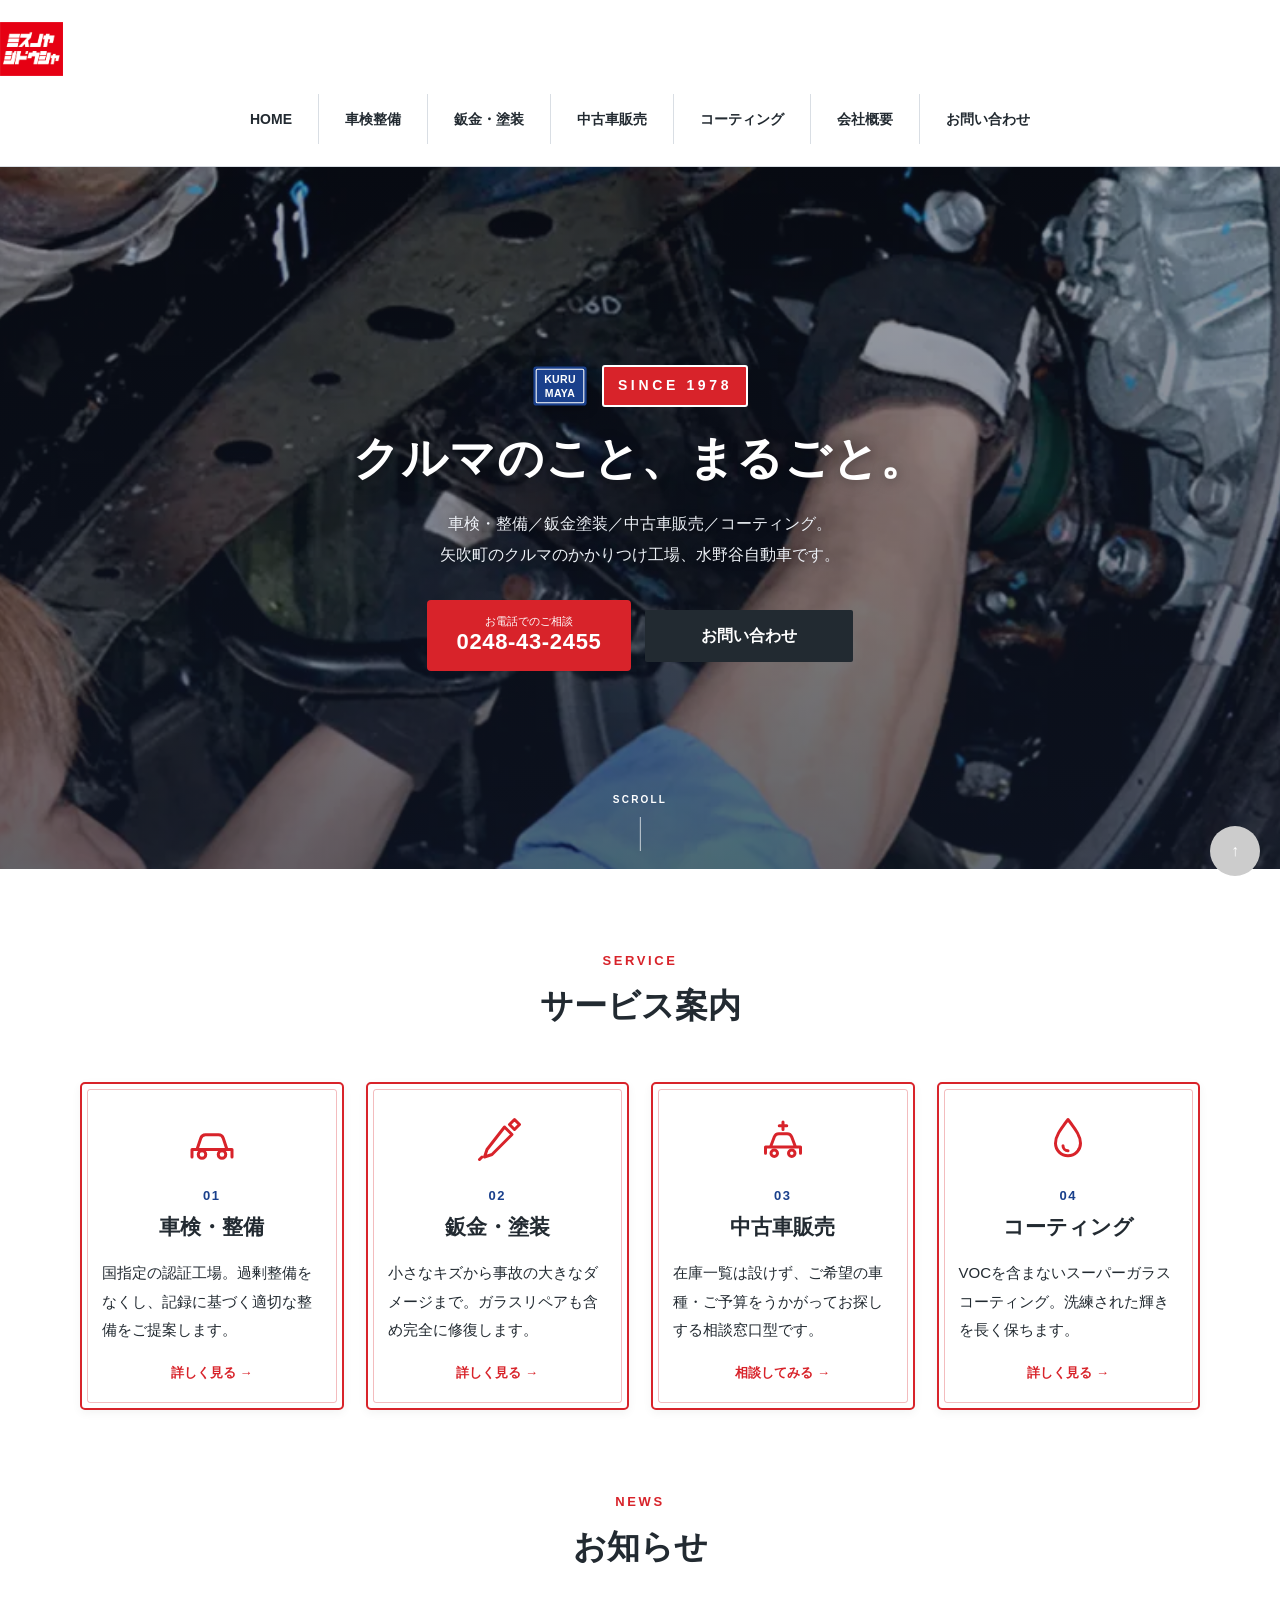
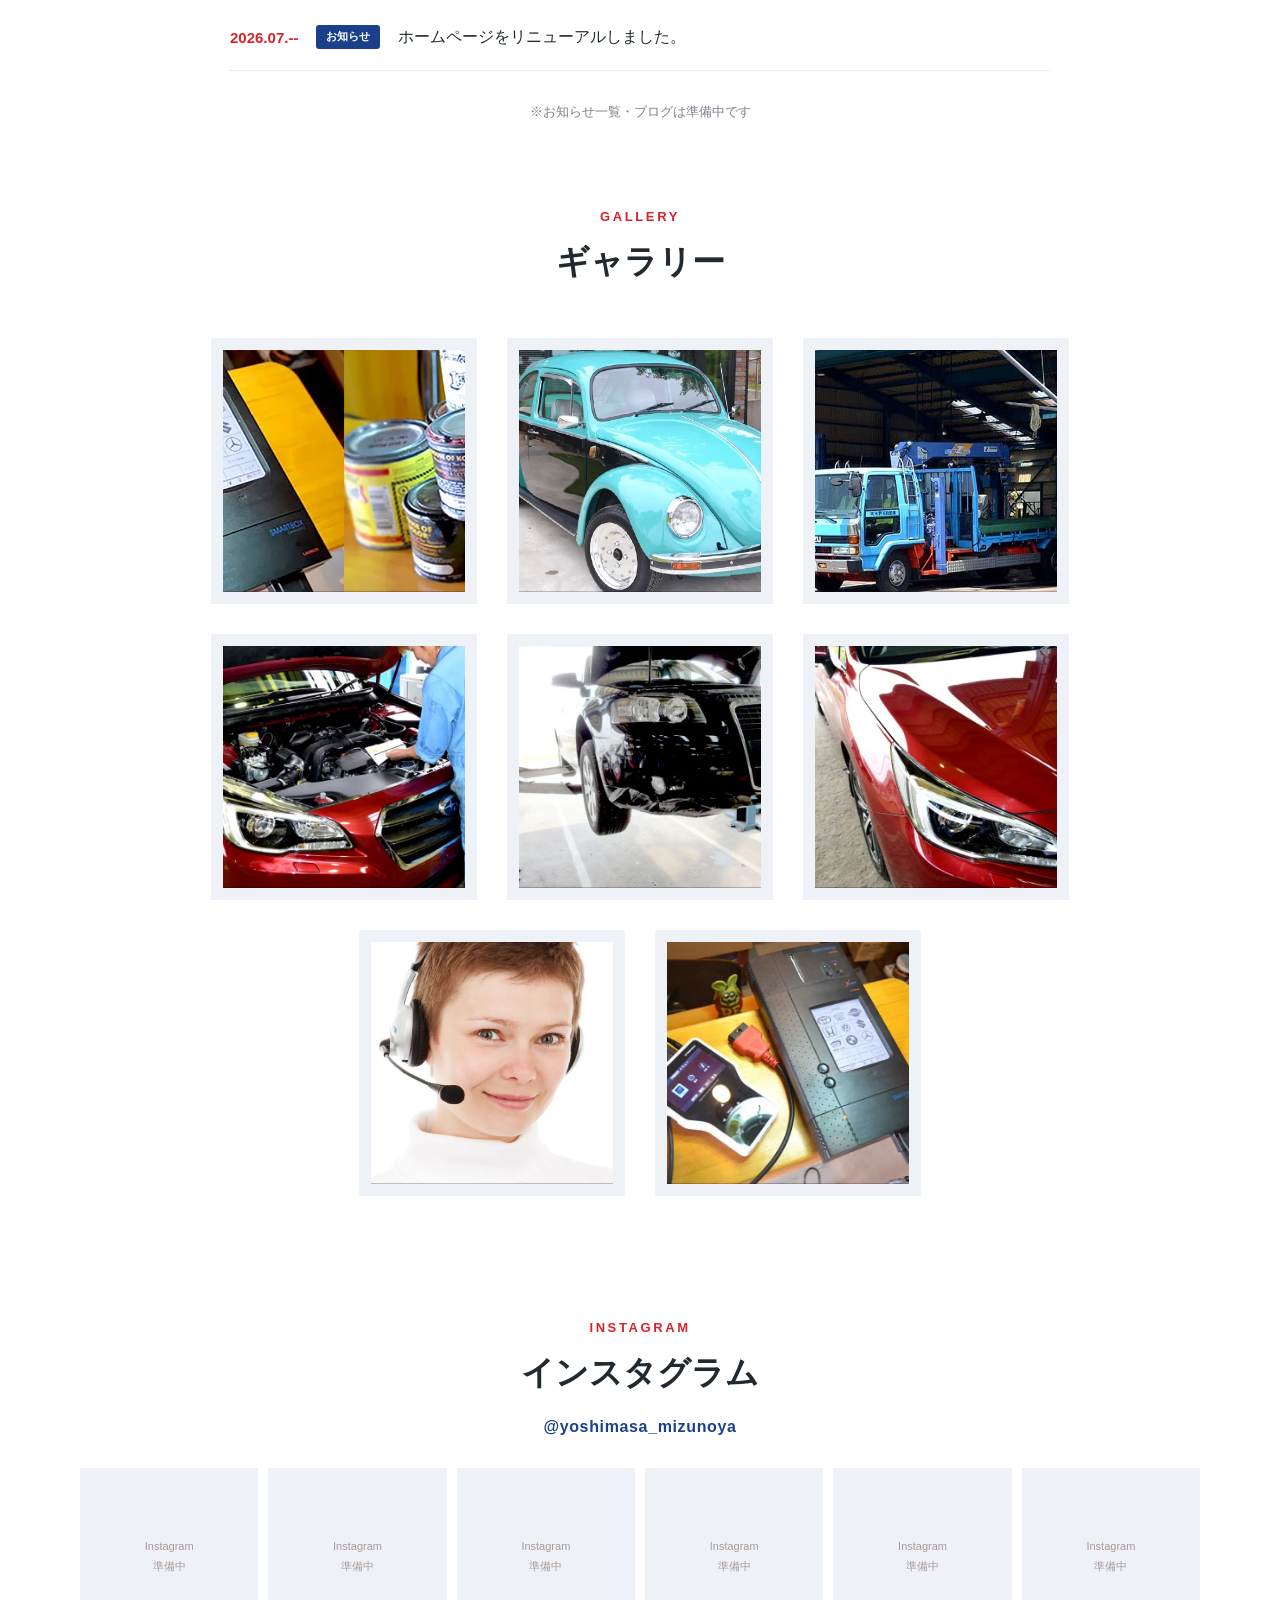
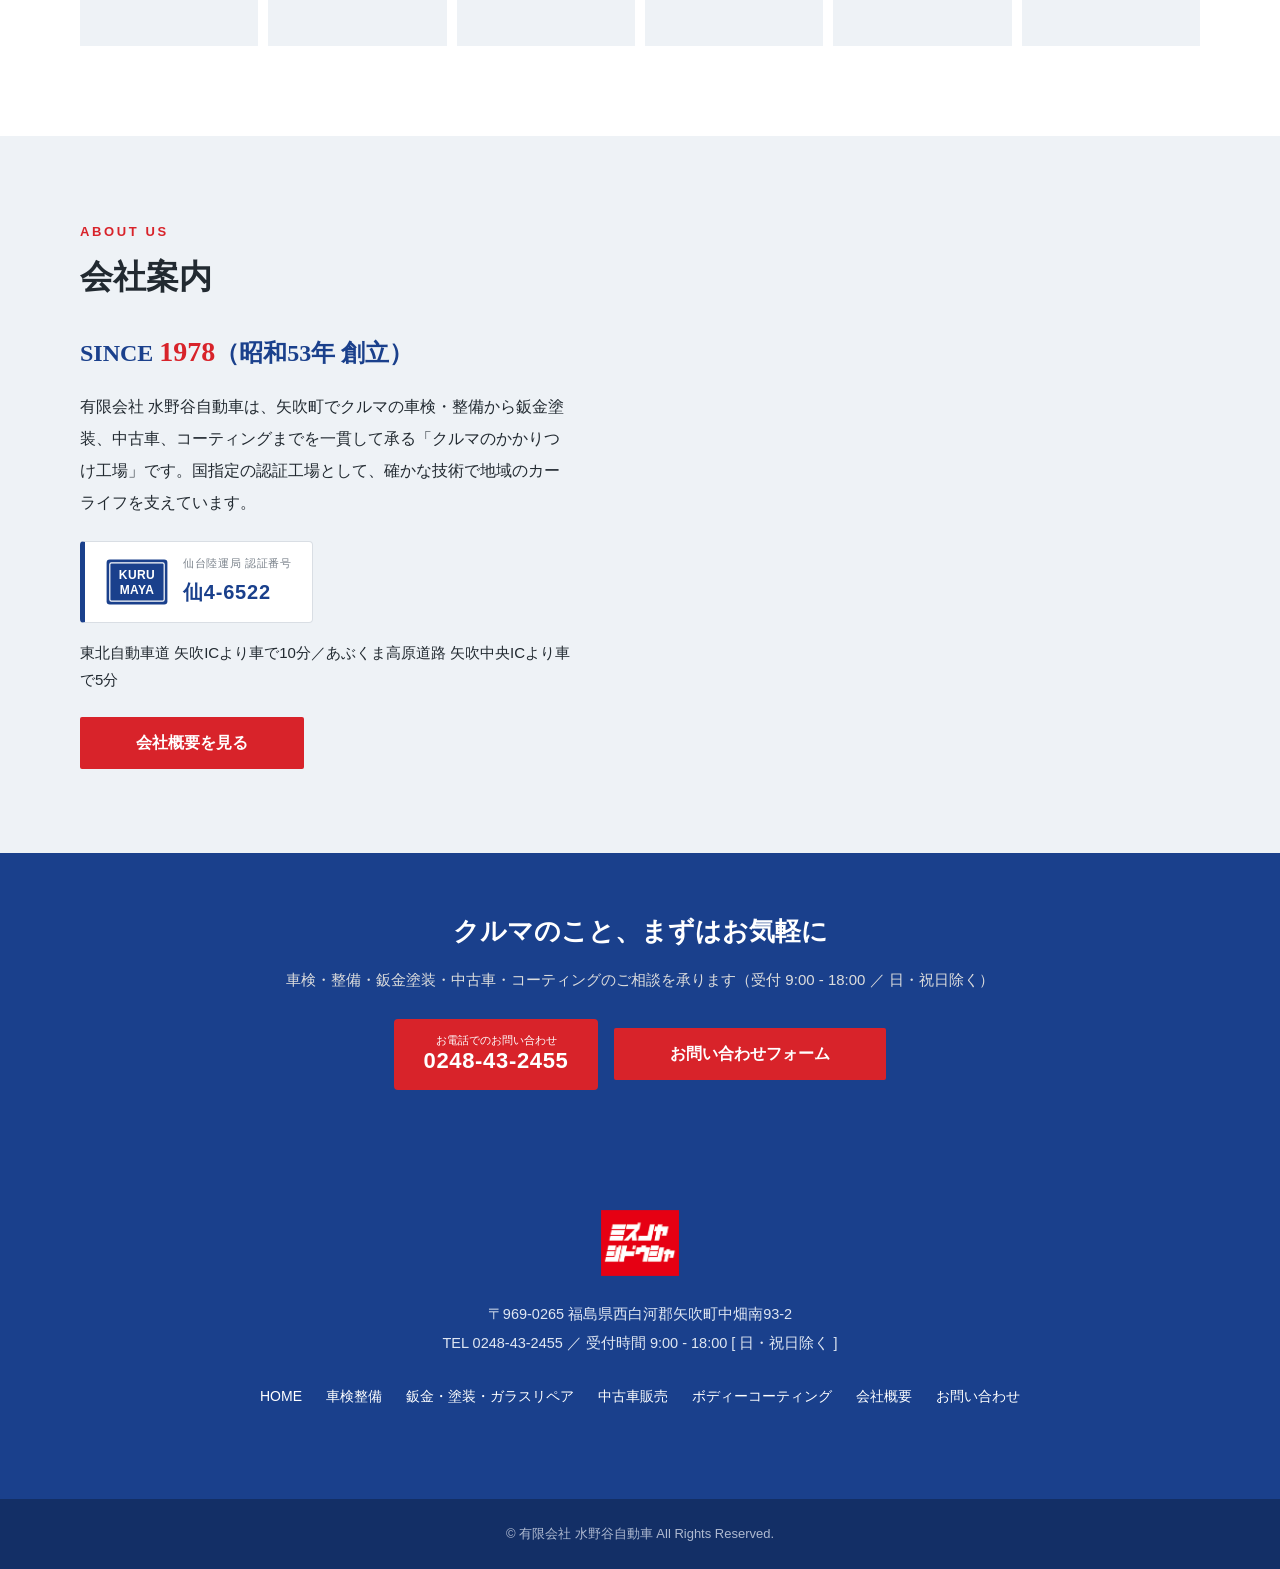
<file: index.html>
<!DOCTYPE html>
<html lang="ja">
<head>
<meta charset="utf-8">
<meta name="viewport" content="width=device-width, initial-scale=1">
<meta name="robots" content="noindex,nofollow"><!-- STAGING-NOINDEX 2026-09-09 入れ替え公開時に削除 -->
<title>有限会社 水野谷自動車 | 福島県矢吹町のクルマのかかりつけ工場 SINCE 1978</title>
<meta name="description" content="福島県西白河郡矢吹町の有限会社 水野谷自動車。SINCE 1978、国指定認証工場（仙4-6522）。車検整備・鈑金塗装・中古車販売・ボディーコーティングまで、クルマのことをまるごとお任せください。">
<link rel="stylesheet" href="assets/css/base.css">
<link rel="stylesheet" href="assets/css/theme.css">

<!-- ▼ OGP/Twitterカード/canonical/favicon ─ SNS共有時のカード表示・検索重複防止 -->
<link rel="canonical" href="https://bunchan-groobeat.github.io/mizunoya-hp/">
<meta property="og:type" content="website">
<meta property="og:site_name" content="有限会社 水野谷自動車">
<meta property="og:locale" content="ja_JP">
<meta property="og:url" content="https://bunchan-groobeat.github.io/mizunoya-hp/">
<meta property="og:title" content="有限会社 水野谷自動車 | 福島県矢吹町のクルマのかかりつけ工場 SINCE 1978">
<meta property="og:description" content="福島県西白河郡矢吹町の有限会社 水野谷自動車。SINCE 1978、国指定認証工場（仙4-6522）。車検整備・鈑金塗装・中古車販売・ボディーコーティングまで、クルマのことをまるごとお任せください。">
<meta property="og:image" content="https://bunchan-groobeat.github.io/mizunoya-hp/assets/img/mv1.webp">
<meta name="twitter:card" content="summary_large_image">
<link rel="icon" href="assets/img/favicon.svg" type="image/svg+xml">
<link rel="apple-touch-icon" href="assets/img/favicon.svg">

<!-- ▼ 構造化データ(JSON-LD) ─ MEO(ローカル検索/Googleマップ)対策の核。
     ★NAP変更時は index.html と company.html の両方のJSON-LDを必ず更新すること(不一致はMEO上むしろ逆効果)。 -->
<script type="application/ld+json">
{
  "@context": "https://schema.org",
  "@type": "AutoRepair",
  "@id": "https://bunchan-groobeat.github.io/mizunoya-hp/#business",
  "name": "有限会社 水野谷自動車",
  "alternateName": "ミズノヤシドウシャ",
  "url": "https://bunchan-groobeat.github.io/mizunoya-hp/",
  "image": "https://bunchan-groobeat.github.io/mizunoya-hp/assets/img/mv1.webp",
  "telephone": "0248-43-2455",
  "foundingDate": "1978",
  "founder": { "@type": "Person", "name": "水野谷 吉夫" },
  "address": {
    "@type": "PostalAddress",
    "postalCode": "969-0265",
    "addressCountry": "JP",
    "addressRegion": "福島県",
    "addressLocality": "西白河郡矢吹町",
    "streetAddress": "中畑南93-2"
  },
  "geo": { "@type": "GeoCoordinates", "latitude": 37.178028, "longitude": 140.317530 },
  "hasMap": "https://maps.google.com/?q=37.178028,140.317530",
  "areaServed": { "@type": "AdministrativeArea", "name": "福島県西白河郡矢吹町およびその周辺" },
  "openingHoursSpecification": [{
    "@type": "OpeningHoursSpecification",
    "dayOfWeek": ["Monday", "Tuesday", "Wednesday", "Thursday", "Friday", "Saturday"],
    "opens": "09:00",
    "closes": "18:00"
  }],
  "sameAs": ["https://www.instagram.com/yoshimasa_mizunoya/"],
  "makesOffer": [
    { "@type": "Offer", "itemOffered": { "@type": "Service", "name": "車検・整備", "url": "https://bunchan-groobeat.github.io/mizunoya-hp/maintenance.html" } },
    { "@type": "Offer", "itemOffered": { "@type": "Service", "name": "鈑金・塗装・ガラスリペア", "url": "https://bunchan-groobeat.github.io/mizunoya-hp/repair.html" } },
    { "@type": "Offer", "itemOffered": { "@type": "Service", "name": "中古車販売", "url": "https://bunchan-groobeat.github.io/mizunoya-hp/usedcar-sales.html" } },
    { "@type": "Offer", "itemOffered": { "@type": "Service", "name": "ボディーコーティング", "url": "https://bunchan-groobeat.github.io/mizunoya-hp/coating.html" } }
  ]
}
</script>
</head>
<!-- class="home" で TOPページだけに新配色(赤メイン/紺締め)・紺ベタフッターを適用。下層ページには影響させない。 -->
<body class="home">
<!-- ===== ヘッダー ===== -->
<header id="header">
  <div id="header_inner">
    <div id="logo_image"><a class="brand_logo" href="index.html"><img src="assets/img/logo.png" alt="ミズノヤジドウシャ 有限会社 水野谷自動車" width="321" height="275"></a></div>
    <input type="checkbox" id="nav_toggle">
    <label class="nav_toggle_btn" for="nav_toggle" aria-label="メニュー"><span></span></label>
    <nav class="global_menu">
      <ul>
        <li><a href="index.html">HOME</a></li>
        <li><a href="maintenance.html">車検整備</a></li>
        <li><a href="repair.html">鈑金・塗装</a></li>
        <li><a href="usedcar-sales.html">中古車販売</a></li>
        <li><a href="coating.html">コーティング</a></li>
        <li><a href="company.html">会社概要</a></li>
        <li><a href="contact.html">お問い合わせ</a></li>
      </ul>
    </nav>
  </div>
</header>

<!-- =========================================================
     1. ヒーロー
     ・写真1枚ドン(既存 mv1.webp を仮使用) + キャッチ + SINCE 1978 + Scroll誘導
     ・キャッチコピーは下記【A/B/C案】から社長が1つ選定。選定後、不要案のコメントを削除。
       ── 案A(推し・指示書の軸): クルマのこと、まるごと。
       ── 案B: この街のクルマを、1978年から。
       ── 案C: 乗るを、ずっと守る。矢吹のかかりつけ工場。
     ・ポルシェ仮イラスト(porsche-temp.svg)はライセンス確認中のため hero では既定で非表示。
       社長がOKを出したらコメントを外して装飾として表示できる。
========================================================= -->
<section class="hero reveal">
  <div class="hero_bg"><img src="assets/img/mv1.webp" width="1500" height="417" alt="有限会社 水野谷自動車 工場外観" fetchpriority="high"></div>
  <div class="hero_inner">
    <p class="hero_badge_line"><img class="hero_kuru" src="assets/img/badge-temp.svg" alt="KURU MAYA"><span class="hero_since">SINCE 1978</span></p>
    <h1 class="hero_copy">クルマのこと、まるごと。</h1>
    <p class="hero_lead">車検・整備／鈑金塗装／中古車販売／コーティング。<br>矢吹町のクルマのかかりつけ工場、水野谷自動車です。</p>
    <div class="hero_actions">
      <a class="tel_button" href="tel:0248-43-2455"><span><span class="tel_sub">お電話でのご相談</span><span class="tel_num">0248-43-2455</span></span></a>
      <a class="link_button" href="contact.html">お問い合わせ</a>
    </div>
    <!-- ポルシェ仮イラスト枠(社長OK後に表示): <img class="hero_car" src="assets/img/porsche-temp.svg" alt=""> -->
  </div>
  <a class="hero_scroll" href="#service" aria-label="下へスクロール"><span>SCROLL</span><span class="hero_scroll_arrow"></span></a>
</section>

<!-- =========================================================
     2. サービスカード4枚(箱風フレーム・アイコン付き)
========================================================= -->
<section class="section svc_section reveal" id="service">
  <div class="section_head"><span class="en">SERVICE</span><h2 class="ja">サービス案内</h2></div>
  <div class="svc4_grid">
    <a class="svc_card" href="maintenance.html">
      <span class="svc_icon" aria-hidden="true">
        <svg viewBox="0 0 48 48" fill="none" stroke="currentColor" stroke-width="2.4" stroke-linecap="round" stroke-linejoin="round"><path d="M8 30h32M12 30l3-9a4 4 0 0 1 3.8-2.8h10.4A4 4 0 0 1 33 21l3 9M8 30v6M40 30v6"/><circle cx="16" cy="34" r="3"/><circle cx="32" cy="34" r="3"/></svg>
      </span>
      <span class="svc_body">
        <span class="svc_no">01</span>
        <span class="svc_title">車検・整備</span>
        <span class="svc_text">国指定の認証工場。過剰整備をなくし、記録に基づく適切な整備をご提案します。</span>
        <span class="svc_more">詳しく見る →</span>
      </span>
    </a>
    <a class="svc_card" href="repair.html">
      <span class="svc_icon" aria-hidden="true">
        <svg viewBox="0 0 48 48" fill="none" stroke="currentColor" stroke-width="2.4" stroke-linecap="round" stroke-linejoin="round"><path d="M30 12l6 6-16 16-6 2 2-6z"/><path d="M12 36l-2 2M34 10l4-4 4 4-4 4z"/></svg>
      </span>
      <span class="svc_body">
        <span class="svc_no">02</span>
        <span class="svc_title">鈑金・塗装</span>
        <span class="svc_text">小さなキズから事故の大きなダメージまで。ガラスリペアも含め完全に修復します。</span>
        <span class="svc_more">詳しく見る →</span>
      </span>
    </a>
    <a class="svc_card" href="usedcar-sales.html">
      <span class="svc_icon" aria-hidden="true">
        <svg viewBox="0 0 48 48" fill="none" stroke="currentColor" stroke-width="2.4" stroke-linecap="round" stroke-linejoin="round"><path d="M10 28h28M14 28l3-8a4 4 0 0 1 3.8-2.6h6.4A4 4 0 0 1 31 20l3 8M10 28v5M38 28v5"/><circle cx="17" cy="33" r="2.6"/><circle cx="31" cy="33" r="2.6"/><path d="M24 8v6M21 11h6"/></svg>
      </span>
      <span class="svc_body">
        <span class="svc_no">03</span>
        <span class="svc_title">中古車販売</span>
        <span class="svc_text">在庫一覧は設けず、ご希望の車種・ご予算をうかがってお探しする相談窓口型です。</span>
        <span class="svc_more">相談してみる →</span>
      </span>
    </a>
    <a class="svc_card" href="coating.html">
      <span class="svc_icon" aria-hidden="true">
        <svg viewBox="0 0 48 48" fill="none" stroke="currentColor" stroke-width="2.4" stroke-linecap="round" stroke-linejoin="round"><path d="M24 6c6 8 10 13 10 19a10 10 0 0 1-20 0c0-6 4-11 10-19z"/><path d="M20 27a4 4 0 0 0 4 4"/></svg>
      </span>
      <span class="svc_body">
        <span class="svc_no">04</span>
        <span class="svc_title">コーティング</span>
        <span class="svc_text">VOCを含まないスーパーガラスコーティング。洗練された輝きを長く保ちます。</span>
        <span class="svc_more">詳しく見る →</span>
      </span>
    </a>
  </div>
</section>

<!-- =========================================================
     3. お知らせ / ブログ(受け皿のみ)
     ・一覧の雛形まで。
========================================================= -->
<section class="section news_section reveal" style="padding-top:0;">
  <div class="section_head"><span class="en">NEWS</span><h2 class="ja">お知らせ</h2></div>
  <div class="news_wrap">
    <ul class="news_list">
      <li><span class="date">2026.07.--</span><span class="cat_tag">お知らせ</span><span class="title">ホームページをリニューアルしました。</span></li>
    </ul>
    <p class="news_more_wrap"><span class="news_more_note">※お知らせ一覧・ブログは準備中です</span></p>
  </div>
</section>

<!-- =========================================================
     4. ギャラリー
     ★画像パスは下記1ブロックに集約。
========================================================= -->
<section class="section gallery_section reveal" style="padding-top:0;">
  <div class="section_head"><span class="en">GALLERY</span><h2 class="ja">ギャラリー</h2></div>
  <!-- ===== ギャラリー画像 一元管理ブロック ===== -->
  <div class="tile_grid gallery_grid">
    <div class="tile"><a class="thumb" href="assets/img/mv2.webp"><img src="assets/img/mv2.webp" width="1500" height="417" alt="鈑金・塗装の作業風景" loading="lazy"></a><span class="title">鈑金・塗装</span></div>
    <div class="tile"><a class="thumb" href="assets/img/mv3.webp"><img src="assets/img/mv3.webp" width="1500" height="417" alt="中古車販売" loading="lazy"></a><span class="title">中古車販売</span></div>
    <div class="tile"><a class="thumb" href="assets/img/mv4.webp"><img src="assets/img/mv4.webp" width="1500" height="417" alt="工場での整備" loading="lazy"></a><span class="title">整備の様子</span></div>
    <div class="tile"><a class="thumb" href="assets/img/catch-maintenance.webp"><img src="assets/img/catch-maintenance.webp" width="800" height="560" alt="車検整備" loading="lazy"></a><span class="title">車検整備</span></div>
    <div class="tile"><a class="thumb" href="assets/img/catch-repair.webp"><img src="assets/img/catch-repair.webp" width="800" height="560" alt="鈑金・塗装・ガラスリペア" loading="lazy"></a><span class="title">ガラスリペア</span></div>
    <div class="tile"><a class="thumb" href="assets/img/catch-coating.webp"><img src="assets/img/catch-coating.webp" width="800" height="560" alt="ボディーコーティング" loading="lazy"></a><span class="title">コーティング</span></div>
    <div class="tile"><a class="thumb" href="assets/img/repair-hero.webp"><img src="assets/img/repair-hero.webp" width="683" height="1024" alt="鈑金塗装ブース" loading="lazy"></a><span class="title">塗装ブース</span></div>
    <div class="tile"><a class="thumb" href="assets/img/maintenance-diagnostic.webp"><img src="assets/img/maintenance-diagnostic.webp" width="815" height="545" alt="システム診断機" loading="lazy"></a><span class="title">システム診断</span></div>
  </div>
  <!-- ===== /ギャラリー画像 一元管理ブロック ===== -->
</section>

<!-- =========================================================
     5. Instagram(Behold.so連携・@yoshimasa_mizunoya)
     ・Feed ID発行までプレースホルダ枠のみ。IDは assets/js/site.js の BEHOLD_FEED_ID に設定。
========================================================= -->
<section class="section_insta insta_section reveal">
  <div class="section_head"><span class="en">INSTAGRAM</span><h2 class="ja">インスタグラム</h2></div>
  <p class="insta_account"><a href="https://www.instagram.com/yoshimasa_mizunoya/" target="_blank" rel="noopener nofollow">@yoshimasa_mizunoya</a></p>
  <div class="insta_feed">
    <div class="insta_placeholder">Instagram<br>準備中</div>
    <div class="insta_placeholder">Instagram<br>準備中</div>
    <div class="insta_placeholder">Instagram<br>準備中</div>
    <div class="insta_placeholder">Instagram<br>準備中</div>
    <div class="insta_placeholder">Instagram<br>準備中</div>
    <div class="insta_placeholder">Instagram<br>準備中</div>
  </div>
</section>

<!-- =========================================================
     6. 会社案内ダイジェスト(認証番号・SINCE 1978・アクセス地図)
========================================================= -->
<section class="company_digest reveal">
  <div class="cd_inner">
    <div class="cd_lead">
      <div class="section_head" style="text-align:left;margin-bottom:24px;"><span class="en">ABOUT US</span><h2 class="ja">会社案内</h2></div>
      <p class="cd_since">SINCE <strong>1978</strong>（昭和53年 創立）</p>
      <p class="cd_text">有限会社 水野谷自動車は、矢吹町でクルマの車検・整備から鈑金塗装、中古車、コーティングまでを一貫して承る「クルマのかかりつけ工場」です。国指定の認証工場として、確かな技術で地域のカーライフを支えています。</p>
      <p class="cd_cert"><img class="cd_badge" src="assets/img/badge-temp.svg" alt="認証"><span><span class="cd_cert_label">仙台陸運局 認証番号</span><span class="cd_cert_no">仙4-6522</span></span></p>
      <p class="cd_access">東北自動車道 矢吹ICより車で10分／あぶくま高原道路 矢吹中央ICより車で5分</p>
      <a class="link_button accent" href="company.html">会社概要を見る</a>
    </div>
    <div class="cd_map">
      <div class="map_wrap">
        <iframe src="https://www.google.com/maps/embed?pb=!1m18!1m12!1m3!1d21385.23692636348!2d140.31753046354038!3d37.17802781918279!2m3!1f0!2f0!3f0!3m2!1i1024!2i768!4f13.1!3m3!1m2!1s0x602047feeac67baf%3A0xe16a76586732069e!2z44CSOTY5LTAyNjUg56aP5bO255yM6KW_55m95rKz6YOh55-i5ZC555S65Lit55WR5Y2X77yZ77yT4oiS77yS!5e0!3m2!1sja!2sjp!4v1603087754512!5m2!1sja!2sjp" allowfullscreen loading="lazy" title="有限会社 水野谷自動車 地図"></iframe>
      </div>
    </div>
  </div>
</section>

<!-- ===== CTA帯 ===== -->
<section class="cta_band reveal">
  <p class="cta_head">クルマのこと、まずはお気軽に</p>
  <p class="cta_sub">車検・整備・鈑金塗装・中古車・コーティングのご相談を承ります（受付 9:00 - 18:00 ／ 日・祝日除く）</p>
  <div class="cta_actions">
    <a class="tel_button" href="tel:0248-43-2455"><span><span class="tel_sub">お電話でのお問い合わせ</span><span class="tel_num">0248-43-2455</span></span></a>
    <a class="link_button accent" href="contact.html">お問い合わせフォーム</a>
  </div>
</section>

<!-- =========================================================
     7. フッター(紺ベタ) — .home スコープで theme.css が紺背景に上書き
========================================================= -->
<footer>
  <div id="footer_top"><div id="footer_top_inner">
    <div id="footer_logo_image"><a href="index.html"><img class="footer_brand_logo" src="assets/img/logo.png" alt="有限会社 水野谷自動車"></a></div>
    <p id="footer_info">〒969-0265 福島県西白河郡矢吹町中畑南93-2<br>TEL 0248-43-2455 ／ 受付時間 9:00 - 18:00 [ 日・祝日除く ]</p>
    <ul id="footer_menu_list">
      <li><a href="index.html">HOME</a></li>
      <li><a href="maintenance.html">車検整備</a></li>
      <li><a href="repair.html">鈑金・塗装・ガラスリペア</a></li>
      <li><a href="usedcar-sales.html">中古車販売</a></li>
      <li><a href="coating.html">ボディーコーティング</a></li>
      <li><a href="company.html">会社概要</a></li>
      <li><a href="contact.html">お問い合わせ</a></li>
    </ul>
  </div></div>
  <div id="footer_bottom"><p id="copyright">&copy; 有限会社 水野谷自動車 All Rights Reserved.</p></div>
</footer>

<!-- スマホ常時表示の電話ボタン(フローティング) -->
<a class="floating_tel" href="tel:0248-43-2455" aria-label="電話をかける 0248-43-2455">
  <svg viewBox="0 0 24 24" fill="currentColor" aria-hidden="true"><path d="M6.6 10.8a15.5 15.5 0 0 0 6.6 6.6l2.2-2.2a1 1 0 0 1 1-.24 11.4 11.4 0 0 0 3.6.58 1 1 0 0 1 1 1V20a1 1 0 0 1-1 1A17 17 0 0 1 3 4a1 1 0 0 1 1-1h3.5a1 1 0 0 1 1 1 11.4 11.4 0 0 0 .58 3.6 1 1 0 0 1-.24 1z"/></svg>
  <span class="ft_txt"><span class="ft_sub">お電話はこちら</span><span class="ft_num">0248-43-2455</span></span>
</a>

<a id="return_top" href="#" aria-label="ページ上部へ戻る">↑</a>
<script src="assets/js/site.js"></script>
<!-- スクロール連動フェードイン(TOPページ限定・軽量。共有site.jsは変更しない) -->
<script>
(function(){
  var els = document.querySelectorAll('.reveal');
  if(!els.length) return;
  var reduce = window.matchMedia && window.matchMedia('(prefers-reduced-motion: reduce)').matches;
  if(reduce || !('IntersectionObserver' in window)){
    els.forEach(function(el){ el.classList.add('is-visible'); });
    return;
  }
  var io = new IntersectionObserver(function(entries){
    entries.forEach(function(e){
      if(e.isIntersecting){ e.target.classList.add('is-visible'); io.unobserve(e.target); }
    });
  }, { threshold: 0.12, rootMargin: '0px 0px -8% 0px' });
  els.forEach(function(el){ io.observe(el); });
})();
</script>
</body>
</html>
</file>
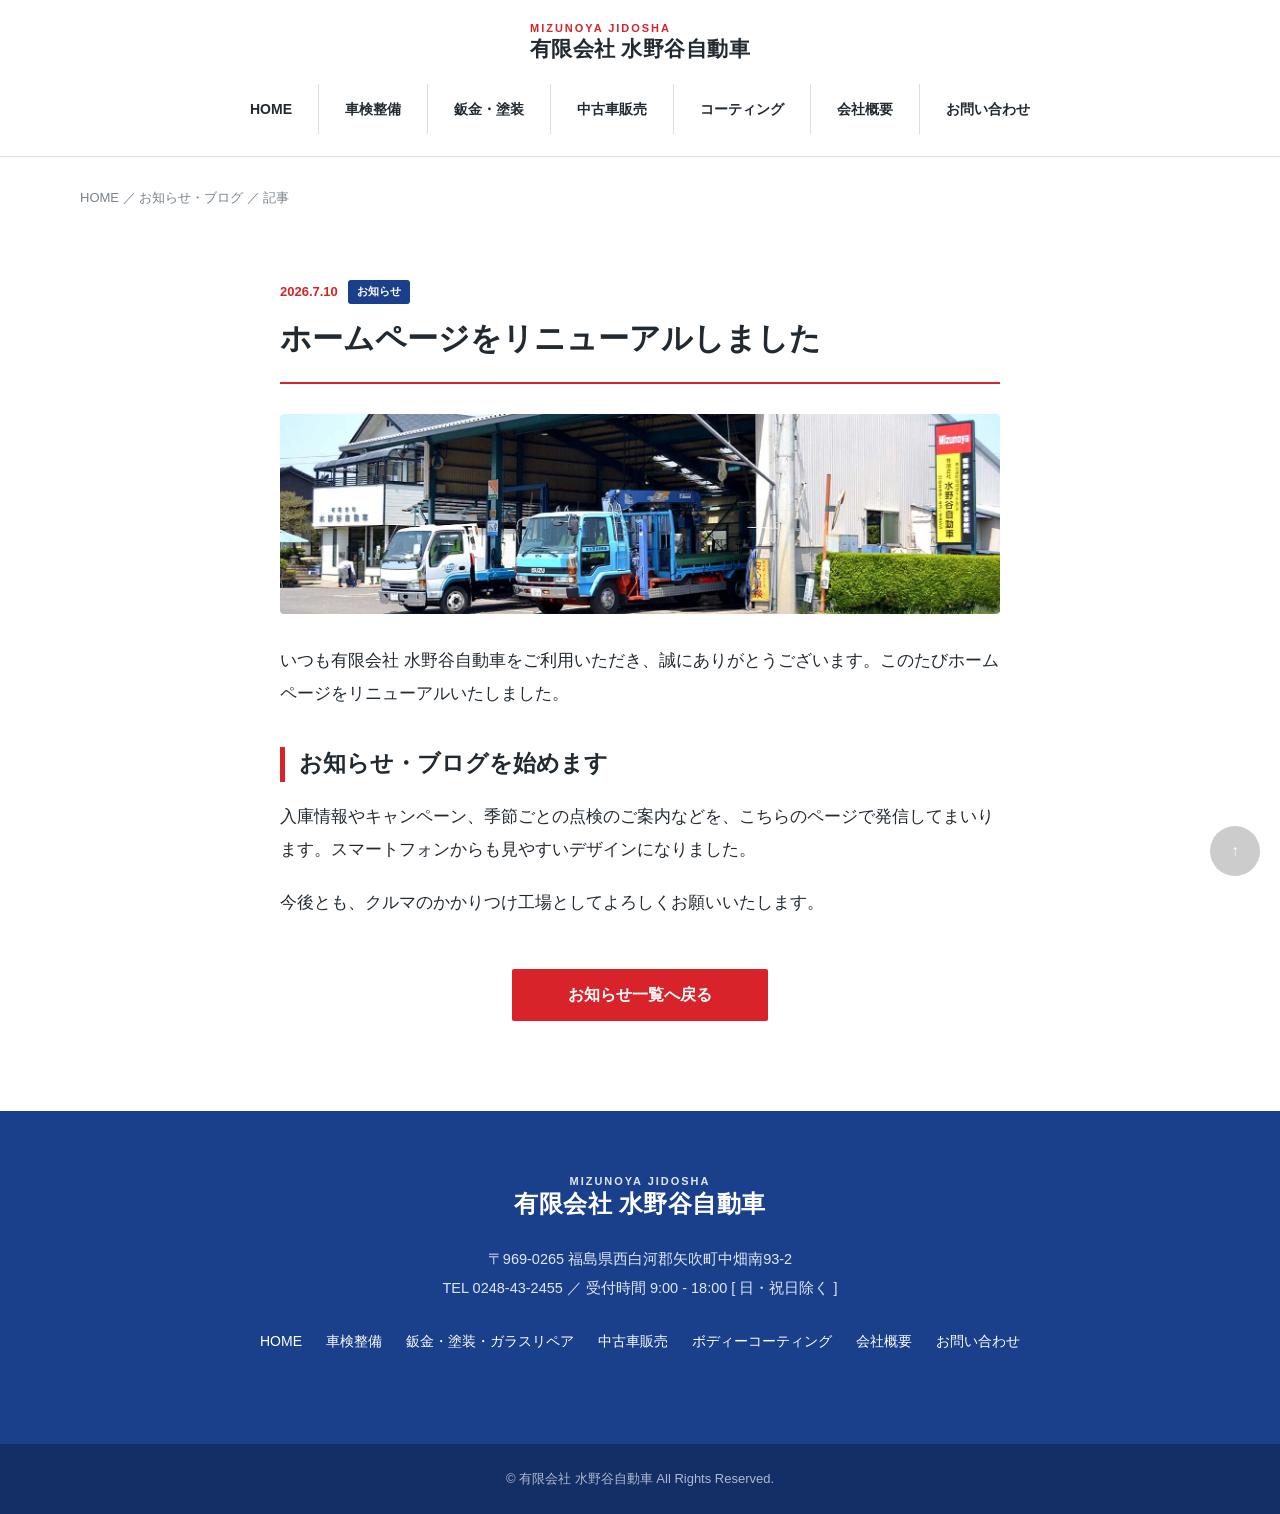
<file: blog-article.html>
<!DOCTYPE html>
<html lang="ja">
<head>
<meta charset="utf-8">
<meta name="viewport" content="width=device-width, initial-scale=1">
<meta name="robots" content="noindex,nofollow"><!-- STAGING-NOINDEX 2026-09-09 入れ替え公開時に削除 -->
<title>お知らせ | 有限会社 水野谷自動車（矢吹町）</title>
<meta name="description" content="有限会社 水野谷自動車からのお知らせ・ブログ記事。">
  <!-- 雛形ページ。実記事が入るまで検索には出さない（薄コンテンツ扱いを避ける）。
       記事を実装したらこの行を消し、sitemap.xml にも追加すること。 -->
  <meta name="robots" content="noindex,follow">
<link rel="stylesheet" href="assets/css/base.css">
<link rel="stylesheet" href="assets/css/theme.css">

<!-- ▼ OGP/Twitterカード/canonical/favicon -->
<link rel="canonical" href="https://bunchan-groobeat.github.io/mizunoya-hp/blog-article.html">
<meta property="og:type" content="article">
<meta property="og:site_name" content="有限会社 水野谷自動車">
<meta property="og:locale" content="ja_JP">
<meta property="og:url" content="https://bunchan-groobeat.github.io/mizunoya-hp/blog-article.html">
<meta property="og:title" content="お知らせ | 有限会社 水野谷自動車（矢吹町）">
<meta property="og:description" content="有限会社 水野谷自動車からのお知らせ・ブログ記事。">
<meta property="og:image" content="https://bunchan-groobeat.github.io/mizunoya-hp/assets/img/mv1.webp">
<meta name="twitter:card" content="summary_large_image">
<link rel="icon" href="assets/img/favicon.svg" type="image/svg+xml">
<link rel="apple-touch-icon" href="assets/img/favicon.svg">

<!-- ▼ 構造化データ(JSON-LD) ─ パンくず -->
<script type="application/ld+json">
{
  "@context": "https://schema.org",
  "@type": "BreadcrumbList",
  "itemListElement": [
    { "@type": "ListItem", "position": 1, "name": "HOME", "item": "https://bunchan-groobeat.github.io/mizunoya-hp/" },
    { "@type": "ListItem", "position": 2, "name": "お知らせ・ブログ", "item": "https://bunchan-groobeat.github.io/mizunoya-hp/blog.html" },
    { "@type": "ListItem", "position": 3, "name": "記事", "item": "https://bunchan-groobeat.github.io/mizunoya-hp/blog-article.html" }
  ]
}
</script>
</head>
<!-- class="sub" で下層ページ共通の新トーン(紺ベタフッター/フローティング電話/余白)を適用 -->
<body class="sub">
<!-- ===== ヘッダー ===== -->
<header id="header">
  <div id="header_inner">
    <div id="logo_image"><a class="text_logo" href="index.html"><span class="lg_en">MIZUNOYA JIDOSHA</span><span class="lg_ja">有限会社 水野谷自動車</span></a></div>
    <input type="checkbox" id="nav_toggle">
    <label class="nav_toggle_btn" for="nav_toggle" aria-label="メニュー"><span></span></label>
    <nav class="global_menu">
      <ul>
        <li><a href="index.html">HOME</a></li>
        <li><a href="maintenance.html">車検整備</a></li>
        <li><a href="repair.html">鈑金・塗装</a></li>
        <li><a href="usedcar-sales.html">中古車販売</a></li>
        <li><a href="coating.html">コーティング</a></li>
        <li><a href="company.html">会社概要</a></li>
        <li><a href="contact.html">お問い合わせ</a></li>
      </ul>
    </nav>
  </div>
</header>

<!-- ===== パンくず ===== -->
<div class="container" style="padding-top:14px;"><ol class="breadcrumb"><li><a href="index.html">HOME</a> ／ <a href="blog.html">お知らせ・ブログ</a> ／ 記事</li></ol></div>

<!-- ===== 記事本文 ===== -->
<article class="blog_single" id="blog_article">
  <div class="article_head">
    <p class="article_meta"><span class="date">2026.7.10</span><span class="cat">お知らせ</span></p>
    <h1 class="article_title">ホームページをリニューアルしました</h1>
  </div>
  <div class="article_thumb"><img src="assets/img/mv4.webp" width="1500" height="417" alt="ホームページをリニューアルしました"></div>
  <div class="blog_body">
    <p>いつも有限会社 水野谷自動車をご利用いただき、誠にありがとうございます。このたびホームページをリニューアルいたしました。</p>
    <h2>お知らせ・ブログを始めます</h2>
    <p>入庫情報やキャンペーン、季節ごとの点検のご案内などを、こちらのページで発信してまいります。スマートフォンからも見やすいデザインになりました。</p>
    <p>今後とも、クルマのかかりつけ工場としてよろしくお願いいたします。</p>
  </div>
  <p class="blog_back"><a class="link_button accent" href="blog.html">お知らせ一覧へ戻る</a></p>
</article>

<!-- ===== フッター ===== -->
<footer>
  <div id="footer_top"><div id="footer_top_inner">
    <div id="footer_logo_image"><span class="text_logo"><span class="lg_en">MIZUNOYA JIDOSHA</span><span class="lg_ja">有限会社 水野谷自動車</span></span></div>
    <p id="footer_info">〒969-0265 福島県西白河郡矢吹町中畑南93-2<br>TEL 0248-43-2455 ／ 受付時間 9:00 - 18:00 [ 日・祝日除く ]</p>
    <ul id="footer_menu_list">
      <li><a href="index.html">HOME</a></li>
      <li><a href="maintenance.html">車検整備</a></li>
      <li><a href="repair.html">鈑金・塗装・ガラスリペア</a></li>
      <li><a href="usedcar-sales.html">中古車販売</a></li>
      <li><a href="coating.html">ボディーコーティング</a></li>
      <li><a href="company.html">会社概要</a></li>
      <li><a href="contact.html">お問い合わせ</a></li>
    </ul>
  </div></div>
  <div id="footer_bottom"><p id="copyright">&copy; 有限会社 水野谷自動車 All Rights Reserved.</p></div>
</footer>

<!-- スマホ常時表示の電話ボタン(フローティング・全ページ共通) -->
<a class="floating_tel" href="tel:0248-43-2455" aria-label="電話をかける 0248-43-2455">
  <svg viewBox="0 0 24 24" fill="currentColor" aria-hidden="true"><path d="M6.6 10.8a15.5 15.5 0 0 0 6.6 6.6l2.2-2.2a1 1 0 0 1 1-.24 11.4 11.4 0 0 0 3.6.58 1 1 0 0 1 1 1V20a1 1 0 0 1-1 1A17 17 0 0 1 3 4a1 1 0 0 1 1-1h3.5a1 1 0 0 1 1 1 11.4 11.4 0 0 0 .58 3.6 1 1 0 0 1-.24 1z"/></svg>
  <span class="ft_txt"><span class="ft_sub">お電話はこちら</span><span class="ft_num">0248-43-2455</span></span>
</a>
<a id="return_top" href="#" aria-label="ページ上部へ戻る">↑</a>
<script src="assets/js/site.js"></script>
<script src="assets/js/config.js"></script>
<script src="assets/js/blog.js"></script>
</body>
</html>
</file>
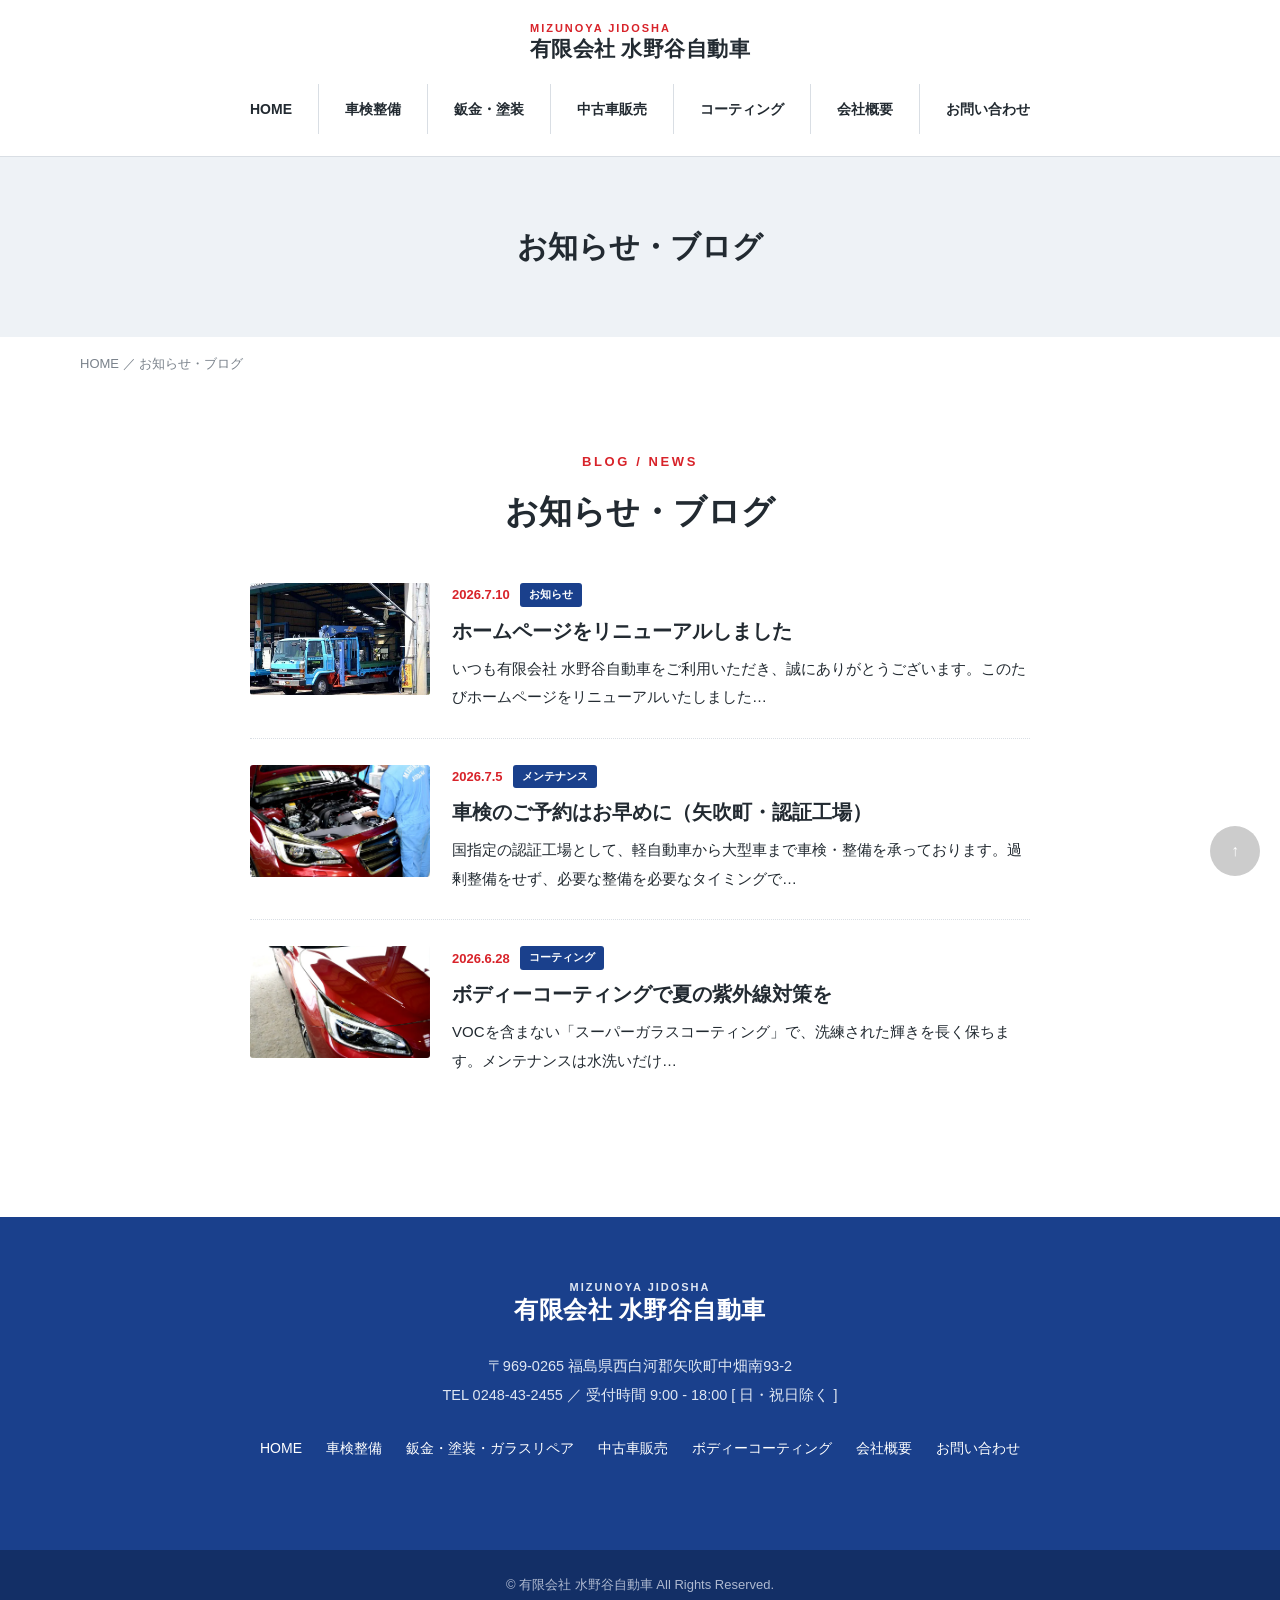
<file: blog.html>
<!DOCTYPE html>
<html lang="ja">
<head>
<meta charset="utf-8">
<meta name="viewport" content="width=device-width, initial-scale=1">
<meta name="robots" content="noindex,nofollow"><!-- STAGING-NOINDEX 2026-09-09 入れ替え公開時に削除 -->
<title>お知らせ・ブログ | 有限会社 水野谷自動車（矢吹町）</title>
<meta name="description" content="有限会社 水野谷自動車からのお知らせ・ブログ。車検やメンテナンス、コーティング、入庫情報などをお届けします。">
<link rel="stylesheet" href="assets/css/base.css">
<link rel="stylesheet" href="assets/css/theme.css">

<!-- ▼ OGP/Twitterカード/canonical/favicon -->
<link rel="canonical" href="https://bunchan-groobeat.github.io/mizunoya-hp/blog.html">
<meta property="og:type" content="website">
<meta property="og:site_name" content="有限会社 水野谷自動車">
<meta property="og:locale" content="ja_JP">
<meta property="og:url" content="https://bunchan-groobeat.github.io/mizunoya-hp/blog.html">
<meta property="og:title" content="お知らせ・ブログ | 有限会社 水野谷自動車（矢吹町）">
<meta property="og:description" content="有限会社 水野谷自動車からのお知らせ・ブログ。車検やメンテナンス、コーティング、入庫情報などをお届けします。">
<meta property="og:image" content="https://bunchan-groobeat.github.io/mizunoya-hp/assets/img/mv1.webp">
<meta name="twitter:card" content="summary_large_image">
<link rel="icon" href="assets/img/favicon.svg" type="image/svg+xml">
<link rel="apple-touch-icon" href="assets/img/favicon.svg">

<!-- ▼ 構造化データ(JSON-LD) ─ パンくず -->
<script type="application/ld+json">
{
  "@context": "https://schema.org",
  "@type": "BreadcrumbList",
  "itemListElement": [
    { "@type": "ListItem", "position": 1, "name": "HOME", "item": "https://bunchan-groobeat.github.io/mizunoya-hp/" },
    { "@type": "ListItem", "position": 2, "name": "お知らせ・ブログ", "item": "https://bunchan-groobeat.github.io/mizunoya-hp/blog.html" }
  ]
}
</script>
</head>
<!-- class="sub" で下層ページ共通の新トーン(紺ベタフッター/フローティング電話/余白)を適用 -->
<body class="sub">
<!-- ===== ヘッダー ===== -->
<header id="header">
  <div id="header_inner">
    <div id="logo_image"><a class="text_logo" href="index.html"><span class="lg_en">MIZUNOYA JIDOSHA</span><span class="lg_ja">有限会社 水野谷自動車</span></a></div>
    <input type="checkbox" id="nav_toggle">
    <label class="nav_toggle_btn" for="nav_toggle" aria-label="メニュー"><span></span></label>
    <nav class="global_menu">
      <ul>
        <li><a href="index.html">HOME</a></li>
        <li><a href="maintenance.html">車検整備</a></li>
        <li><a href="repair.html">鈑金・塗装</a></li>
        <li><a href="usedcar-sales.html">中古車販売</a></li>
        <li><a href="coating.html">コーティング</a></li>
        <li><a href="company.html">会社概要</a></li>
        <li><a href="contact.html">お問い合わせ</a></li>
      </ul>
    </nav>
  </div>
</header>

<!-- ===== ページ見出し ===== -->
<div id="main_image3"><h1>お知らせ・ブログ</h1></div>
<div class="container"><ol class="breadcrumb"><li><a href="index.html">HOME</a> ／ お知らせ・ブログ</li></ol></div>

<!-- ===== 記事一覧 ===== -->
<!--
  一覧は microCMS から自動取得して表示します（assets/js/blog.js）。
  接続情報(assets/js/config.js)が未設定の間は、下記の静的ダミー記事をそのまま表示します。
  接続後は blog.js が下記 <li> を microCMS の記事で置き換えます。
  ★ダミー記事の画像パス・本文は assets/js/blog.js の DUMMY に集約（記事ページと共有）。
-->
<div class="blog_archive">
  <div class="archive_head"><span class="en">BLOG / NEWS</span><h2 class="ja">お知らせ・ブログ</h2></div>
  <ol class="blog_list" id="blog_list">
    <li>
      <a class="thumb" href="blog-article.html?id=sample-1"><img src="assets/img/mv4.webp" width="1500" height="417" alt="ホームページをリニューアルしました" loading="lazy"></a>
      <div class="body">
        <p class="meta"><span class="date">2026.7.10</span><span class="cat">お知らせ</span></p>
        <h2 class="title"><a href="blog-article.html?id=sample-1">ホームページをリニューアルしました</a></h2>
        <p class="excerpt">いつも有限会社 水野谷自動車をご利用いただき、誠にありがとうございます。このたびホームページをリニューアルいたしました…</p>
      </div>
    </li>
    <li>
      <a class="thumb" href="blog-article.html?id=sample-2"><img src="assets/img/catch-maintenance.webp" width="800" height="560" alt="車検のご予約はお早めに" loading="lazy"></a>
      <div class="body">
        <p class="meta"><span class="date">2026.7.5</span><span class="cat">メンテナンス</span></p>
        <h2 class="title"><a href="blog-article.html?id=sample-2">車検のご予約はお早めに（矢吹町・認証工場）</a></h2>
        <p class="excerpt">国指定の認証工場として、軽自動車から大型車まで車検・整備を承っております。過剰整備をせず、必要な整備を必要なタイミングで…</p>
      </div>
    </li>
    <li>
      <a class="thumb" href="blog-article.html?id=sample-3"><img src="assets/img/catch-coating.webp" width="800" height="560" alt="ボディーコーティングで夏の紫外線対策を" loading="lazy"></a>
      <div class="body">
        <p class="meta"><span class="date">2026.6.28</span><span class="cat">コーティング</span></p>
        <h2 class="title"><a href="blog-article.html?id=sample-3">ボディーコーティングで夏の紫外線対策を</a></h2>
        <p class="excerpt">VOCを含まない「スーパーガラスコーティング」で、洗練された輝きを長く保ちます。メンテナンスは水洗いだけ…</p>
      </div>
    </li>
  </ol>
</div>

<!-- ===== フッター ===== -->
<footer>
  <div id="footer_top"><div id="footer_top_inner">
    <div id="footer_logo_image"><span class="text_logo"><span class="lg_en">MIZUNOYA JIDOSHA</span><span class="lg_ja">有限会社 水野谷自動車</span></span></div>
    <p id="footer_info">〒969-0265 福島県西白河郡矢吹町中畑南93-2<br>TEL 0248-43-2455 ／ 受付時間 9:00 - 18:00 [ 日・祝日除く ]</p>
    <ul id="footer_menu_list">
      <li><a href="index.html">HOME</a></li>
      <li><a href="maintenance.html">車検整備</a></li>
      <li><a href="repair.html">鈑金・塗装・ガラスリペア</a></li>
      <li><a href="usedcar-sales.html">中古車販売</a></li>
      <li><a href="coating.html">ボディーコーティング</a></li>
      <li><a href="company.html">会社概要</a></li>
      <li><a href="contact.html">お問い合わせ</a></li>
    </ul>
  </div></div>
  <div id="footer_bottom"><p id="copyright">&copy; 有限会社 水野谷自動車 All Rights Reserved.</p></div>
</footer>

<!-- スマホ常時表示の電話ボタン(フローティング・全ページ共通) -->
<a class="floating_tel" href="tel:0248-43-2455" aria-label="電話をかける 0248-43-2455">
  <svg viewBox="0 0 24 24" fill="currentColor" aria-hidden="true"><path d="M6.6 10.8a15.5 15.5 0 0 0 6.6 6.6l2.2-2.2a1 1 0 0 1 1-.24 11.4 11.4 0 0 0 3.6.58 1 1 0 0 1 1 1V20a1 1 0 0 1-1 1A17 17 0 0 1 3 4a1 1 0 0 1 1-1h3.5a1 1 0 0 1 1 1 11.4 11.4 0 0 0 .58 3.6 1 1 0 0 1-.24 1z"/></svg>
  <span class="ft_txt"><span class="ft_sub">お電話はこちら</span><span class="ft_num">0248-43-2455</span></span>
</a>
<a id="return_top" href="#" aria-label="ページ上部へ戻る">↑</a>
<script src="assets/js/site.js"></script>
<script src="assets/js/config.js"></script>
<script src="assets/js/blog.js"></script>
</body>
</html>
</file>
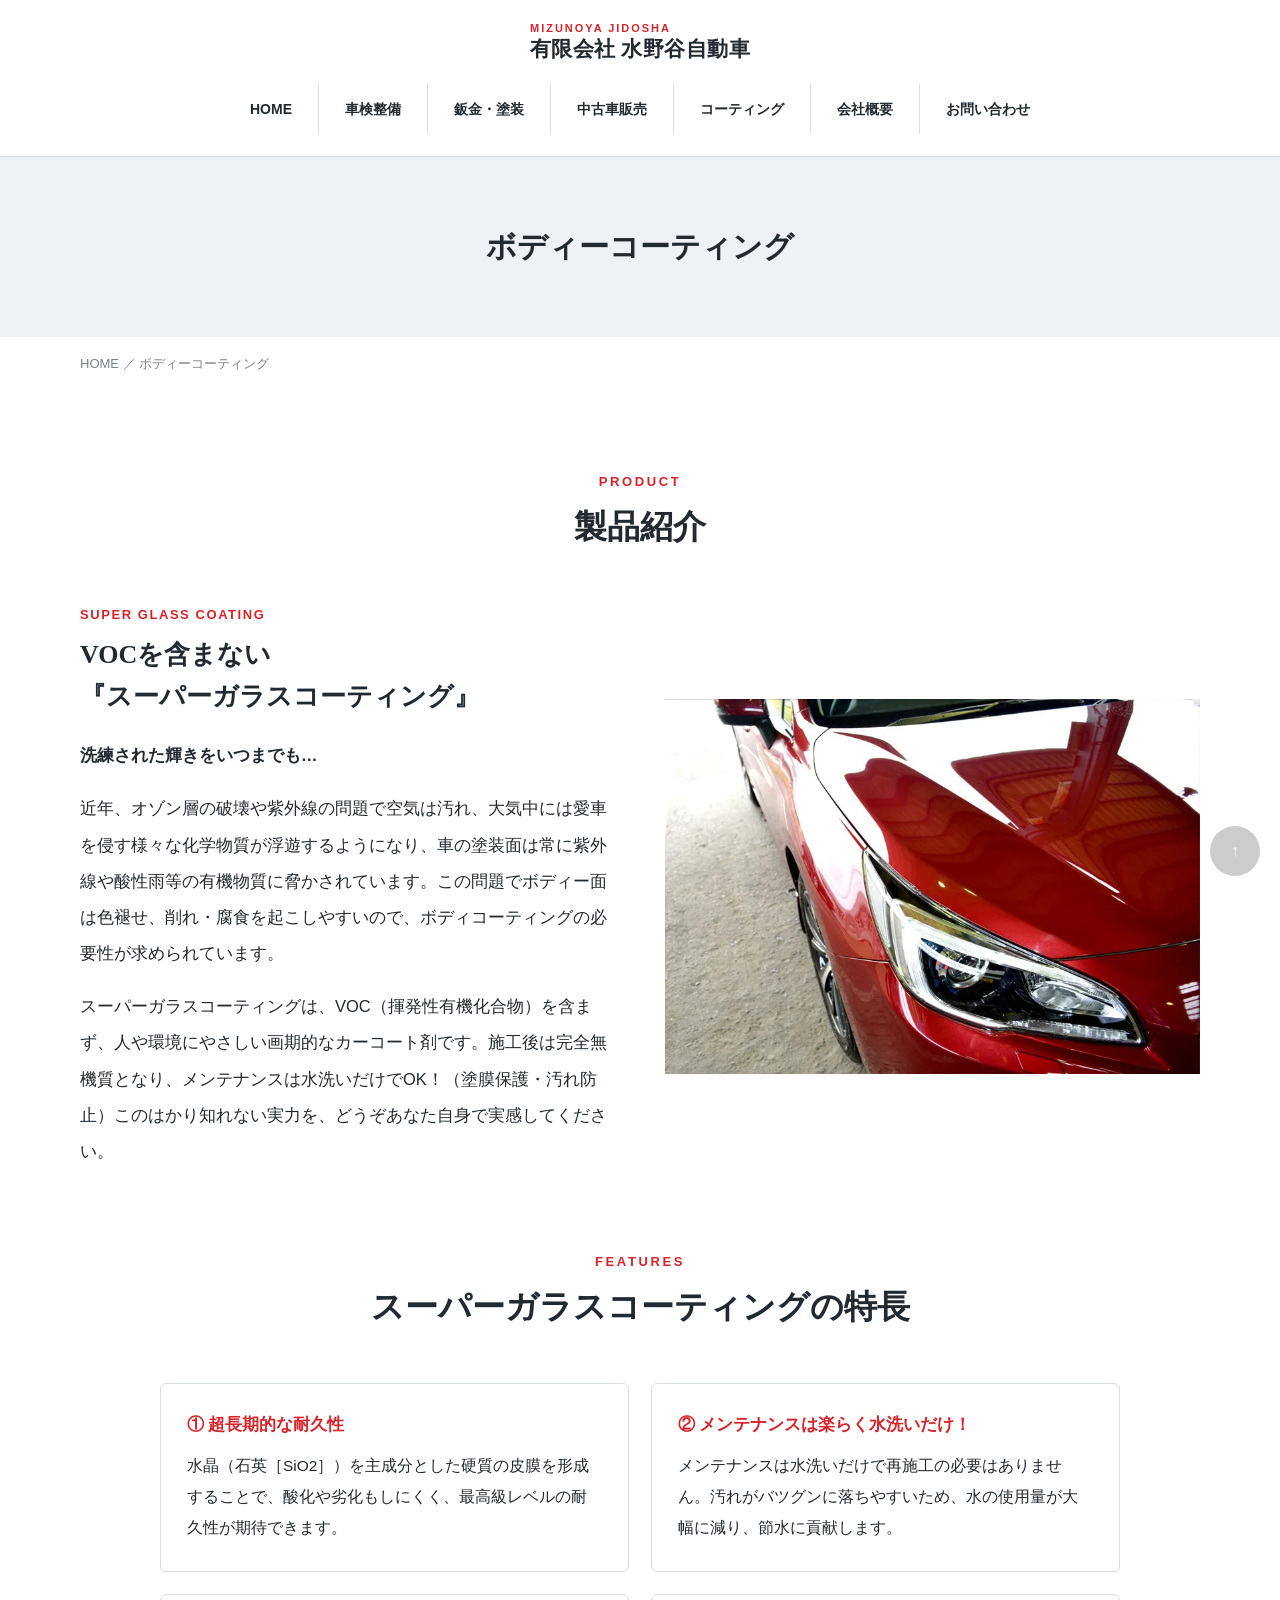
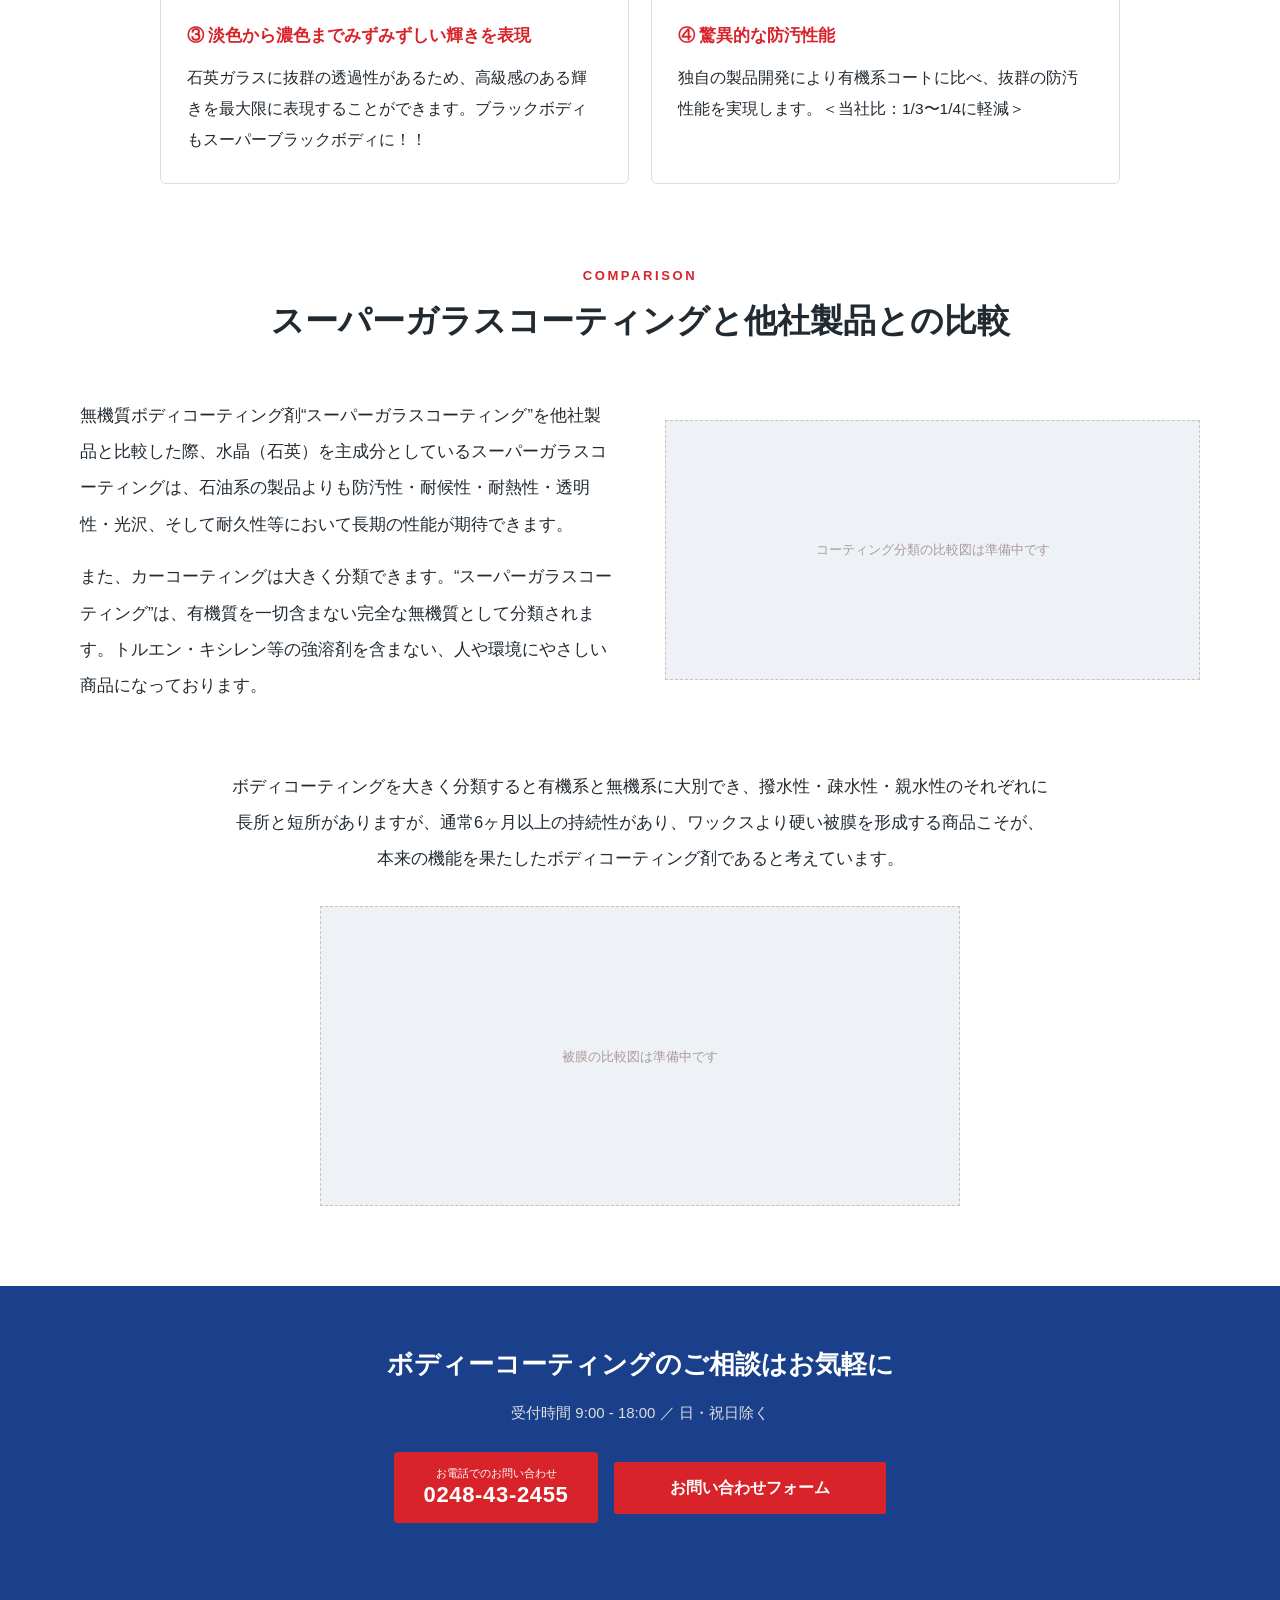
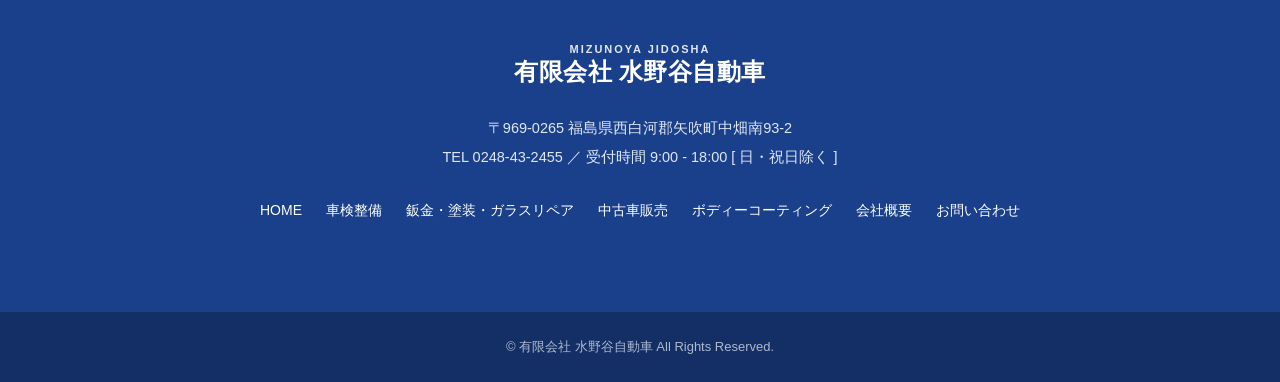
<file: coating.html>
<!DOCTYPE html>
<html lang="ja">
<head>
<meta charset="utf-8">
<meta name="viewport" content="width=device-width, initial-scale=1">
<meta name="robots" content="noindex,nofollow"><!-- STAGING-NOINDEX 2026-09-09 入れ替え公開時に削除 -->
<title>ボディーコーティング | 有限会社 水野谷自動車（矢吹町）</title>
<meta name="description" content="有限会社 水野谷自動車のボディーコーティング。VOCを含まない『スーパーガラスコーティング』で、洗練された輝きをいつまでも。長期の耐久性・防汚性能・水洗いだけの簡単メンテナンスを実現します。">
<link rel="stylesheet" href="assets/css/base.css">
<link rel="stylesheet" href="assets/css/theme.css">

<!-- ▼ OGP/Twitterカード/canonical/favicon -->
<link rel="canonical" href="https://bunchan-groobeat.github.io/mizunoya-hp/coating.html">
<meta property="og:type" content="website">
<meta property="og:site_name" content="有限会社 水野谷自動車">
<meta property="og:locale" content="ja_JP">
<meta property="og:url" content="https://bunchan-groobeat.github.io/mizunoya-hp/coating.html">
<meta property="og:title" content="ボディーコーティング | 有限会社 水野谷自動車（矢吹町）">
<meta property="og:description" content="有限会社 水野谷自動車のボディーコーティング。VOCを含まない『スーパーガラスコーティング』で、洗練された輝きをいつまでも。長期の耐久性・防汚性能・水洗いだけの簡単メンテナンスを実現します。">
<meta property="og:image" content="https://bunchan-groobeat.github.io/mizunoya-hp/assets/img/mv1.webp">
<meta name="twitter:card" content="summary_large_image">
<link rel="icon" href="assets/img/favicon.svg" type="image/svg+xml">
<link rel="apple-touch-icon" href="assets/img/favicon.svg">

<!-- ▼ 構造化データ(JSON-LD) ─ Service + パンくず。providerは #business を@id参照(NAP重複回避) -->
<script type="application/ld+json">
[
  {
    "@context": "https://schema.org",
    "@type": "Service",
    "serviceType": "ボディーコーティング",
    "provider": { "@type": "AutoRepair", "@id": "https://bunchan-groobeat.github.io/mizunoya-hp/#business", "name": "有限会社 水野谷自動車" },
    "areaServed": { "@type": "AdministrativeArea", "name": "福島県西白河郡矢吹町およびその周辺" },
    "url": "https://bunchan-groobeat.github.io/mizunoya-hp/coating.html",
    "description": "VOCを含まないスーパーガラスコーティング。洗練された輝きを長く保ちます。"
  },
  {
    "@context": "https://schema.org",
    "@type": "BreadcrumbList",
    "itemListElement": [
      { "@type": "ListItem", "position": 1, "name": "HOME", "item": "https://bunchan-groobeat.github.io/mizunoya-hp/" },
      { "@type": "ListItem", "position": 2, "name": "ボディーコーティング", "item": "https://bunchan-groobeat.github.io/mizunoya-hp/coating.html" }
    ]
  }
]
</script>
</head>
<!-- class="sub" で下層ページ共通の新トーン(紺ベタフッター/フローティング電話/余白)を適用 -->
<body class="sub">
<!-- ===== ヘッダー ===== -->
<header id="header">
  <div id="header_inner">
    <div id="logo_image"><a class="text_logo" href="index.html"><span class="lg_en">MIZUNOYA JIDOSHA</span><span class="lg_ja">有限会社 水野谷自動車</span></a></div>
    <input type="checkbox" id="nav_toggle">
    <label class="nav_toggle_btn" for="nav_toggle" aria-label="メニュー"><span></span></label>
    <nav class="global_menu">
      <ul>
        <li><a href="index.html">HOME</a></li>
        <li><a href="maintenance.html">車検整備</a></li>
        <li><a href="repair.html">鈑金・塗装</a></li>
        <li><a href="usedcar-sales.html">中古車販売</a></li>
        <li><a href="coating.html">コーティング</a></li>
        <li><a href="company.html">会社概要</a></li>
        <li><a href="contact.html">お問い合わせ</a></li>
      </ul>
    </nav>
  </div>
</header>

<!-- ===== ページ見出し ===== -->
<div id="main_image3"><h1>ボディーコーティング</h1></div>
<div class="container"><ol class="breadcrumb"><li><a href="index.html">HOME</a> ／ ボディーコーティング</li></ol></div>

<!-- ===== 製品紹介 ===== -->
<div class="section">
  <div class="section_head"><span class="en">PRODUCT</span><h2 class="ja">製品紹介</h2></div>
  <div class="feature_row">
    <div class="ft_text">
      <p class="en">SUPER GLASS COATING</p>
      <h2 class="headline">VOCを含まない<br>『スーパーガラスコーティング』</h2>
      <p class="desc"><strong>洗練された輝きをいつまでも…</strong></p>
      <p class="desc">近年、オゾン層の破壊や紫外線の問題で空気は汚れ、大気中には愛車を侵す様々な化学物質が浮遊するようになり、車の塗装面は常に紫外線や酸性雨等の有機物質に脅かされています。この問題でボディー面は色褪せ、削れ・腐食を起こしやすいので、ボディコーティングの必要性が求められています。</p>
      <p class="desc">スーパーガラスコーティングは、VOC（揮発性有機化合物）を含まず、人や環境にやさしい画期的なカーコート剤です。施工後は完全無機質となり、メンテナンスは水洗いだけでOK！（塗膜保護・汚れ防止）このはかり知れない実力を、どうぞあなた自身で実感してください。</p>
    </div>
    <div class="ft_image"><img src="assets/img/catch-coating.webp" width="800" height="560" alt="スーパーガラスコーティング"></div>
  </div>
</div>

<!-- ===== 4つの特長 ===== -->
<div class="section" style="padding-top:0;">
  <div class="section_head"><span class="en">FEATURES</span><h2 class="ja">スーパーガラスコーティングの特長</h2></div>
  <div class="point_grid">
    <div class="point_card"><p class="pc_title">① 超長期的な耐久性</p><p class="pc_text">水晶（石英［SiO2］）を主成分とした硬質の皮膜を形成することで、酸化や劣化もしにくく、最高級レベルの耐久性が期待できます。</p></div>
    <div class="point_card"><p class="pc_title">② メンテナンスは楽らく水洗いだけ！</p><p class="pc_text">メンテナンスは水洗いだけで再施工の必要はありません。汚れがバツグンに落ちやすいため、水の使用量が大幅に減り、節水に貢献します。</p></div>
    <div class="point_card"><p class="pc_title">③ 淡色から濃色までみずみずしい輝きを表現</p><p class="pc_text">石英ガラスに抜群の透過性があるため、高級感のある輝きを最大限に表現することができます。ブラックボディもスーパーブラックボディに！！</p></div>
    <div class="point_card"><p class="pc_title">④ 驚異的な防汚性能</p><p class="pc_text">独自の製品開発により有機系コートに比べ、抜群の防汚性能を実現します。＜当社比：1/3〜1/4に軽減＞</p></div>
  </div>
</div>

<!-- ===== 他社製品との比較 ===== -->
<div class="section" style="padding-top:0;">
  <div class="section_head"><span class="en">COMPARISON</span><h2 class="ja">スーパーガラスコーティングと他社製品との比較</h2></div>
  <div class="feature_row">
    <div class="ft_text">
      <p class="desc">無機質ボディコーティング剤“スーパーガラスコーティング”を他社製品と比較した際、水晶（石英）を主成分としているスーパーガラスコーティングは、石油系の製品よりも防汚性・耐候性・耐熱性・透明性・光沢、そして耐久性等において長期の性能が期待できます。</p>
      <p class="desc">また、カーコーティングは大きく分類できます。“スーパーガラスコーティング”は、有機質を一切含まない完全な無機質として分類されます。トルエン・キシレン等の強溶剤を含まない、人や環境にやさしい商品になっております。</p>
    </div>
    <div class="ft_image">
      <div class="img_placeholder">コーティング分類の比較図は準備中です</div>
    </div>
  </div>
  <p class="lead" style="max-width:820px; margin:40px auto 0; text-align:center;">ボディコーティングを大きく分類すると有機系と無機系に大別でき、撥水性・疎水性・親水性のそれぞれに長所と短所がありますが、通常6ヶ月以上の持続性があり、ワックスより硬い被膜を形成する商品こそが、本来の機能を果たしたボディコーティング剤であると考えています。</p>
  <div style="max-width:640px; margin:30px auto 0;">
    <div class="img_placeholder" style="min-height:300px;">被膜の比較図は準備中です</div>
  </div>
</div>

<!-- ===== CTA帯 ===== -->
<section class="cta_band">
  <p class="cta_head">ボディーコーティングのご相談はお気軽に</p>
  <p class="cta_sub">受付時間 9:00 - 18:00 ／ 日・祝日除く</p>
  <div class="cta_actions">
    <a class="tel_button" href="tel:0248-43-2455"><span><span class="tel_sub">お電話でのお問い合わせ</span><span class="tel_num">0248-43-2455</span></span></a>
    <a class="link_button accent" href="contact.html">お問い合わせフォーム</a>
  </div>
</section>

<!-- ===== フッター ===== -->
<footer>
  <div id="footer_top"><div id="footer_top_inner">
    <div id="footer_logo_image"><span class="text_logo"><span class="lg_en">MIZUNOYA JIDOSHA</span><span class="lg_ja">有限会社 水野谷自動車</span></span></div>
    <p id="footer_info">〒969-0265 福島県西白河郡矢吹町中畑南93-2<br>TEL 0248-43-2455 ／ 受付時間 9:00 - 18:00 [ 日・祝日除く ]</p>
    <ul id="footer_menu_list">
      <li><a href="index.html">HOME</a></li>
      <li><a href="maintenance.html">車検整備</a></li>
      <li><a href="repair.html">鈑金・塗装・ガラスリペア</a></li>
      <li><a href="usedcar-sales.html">中古車販売</a></li>
      <li><a href="coating.html">ボディーコーティング</a></li>
      <li><a href="company.html">会社概要</a></li>
      <li><a href="contact.html">お問い合わせ</a></li>
    </ul>
  </div></div>
  <div id="footer_bottom"><p id="copyright">&copy; 有限会社 水野谷自動車 All Rights Reserved.</p></div>
</footer>
<!-- スマホ常時表示の電話ボタン(フローティング・全ページ共通) -->
<a class="floating_tel" href="tel:0248-43-2455" aria-label="電話をかける 0248-43-2455">
  <svg viewBox="0 0 24 24" fill="currentColor" aria-hidden="true"><path d="M6.6 10.8a15.5 15.5 0 0 0 6.6 6.6l2.2-2.2a1 1 0 0 1 1-.24 11.4 11.4 0 0 0 3.6.58 1 1 0 0 1 1 1V20a1 1 0 0 1-1 1A17 17 0 0 1 3 4a1 1 0 0 1 1-1h3.5a1 1 0 0 1 1 1 11.4 11.4 0 0 0 .58 3.6 1 1 0 0 1-.24 1z"/></svg>
  <span class="ft_txt"><span class="ft_sub">お電話はこちら</span><span class="ft_num">0248-43-2455</span></span>
</a>
<a id="return_top" href="#" aria-label="ページ上部へ戻る">↑</a>
<script src="assets/js/site.js"></script>
</body>
</html>
</file>
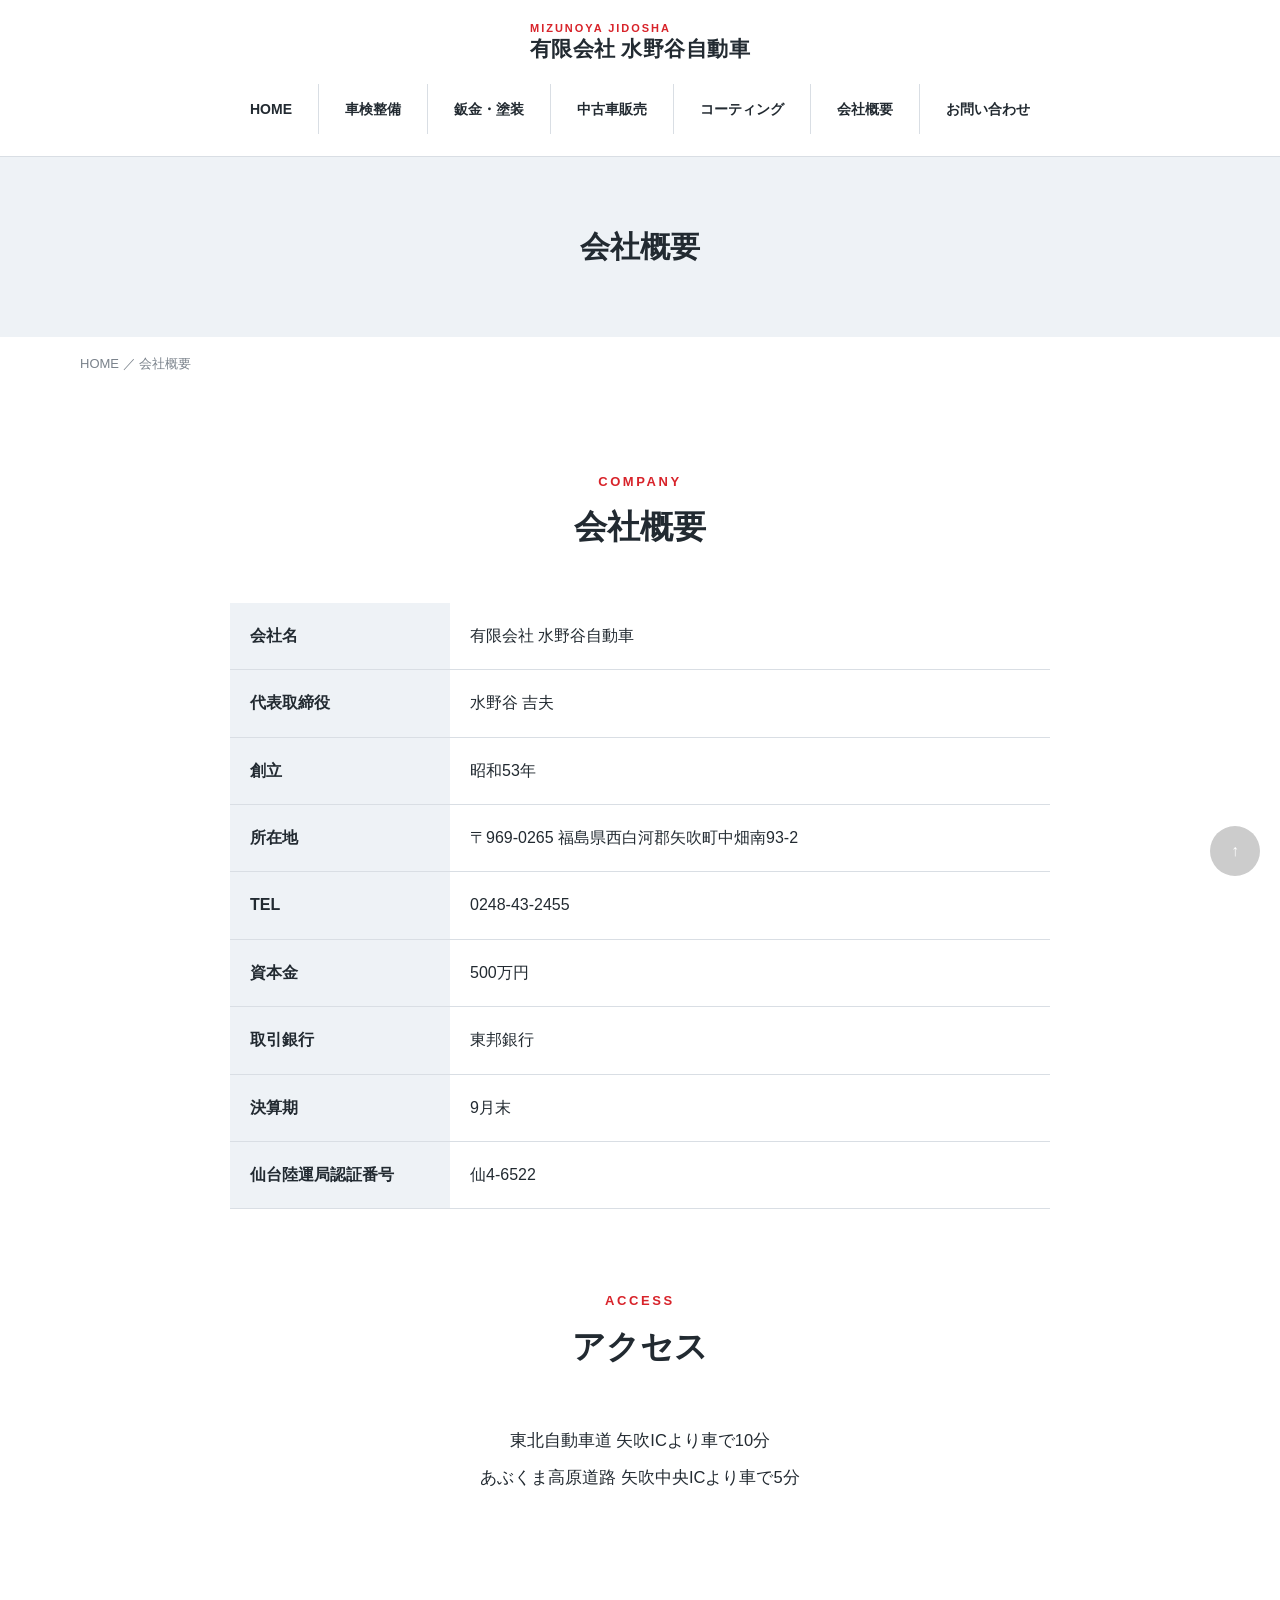
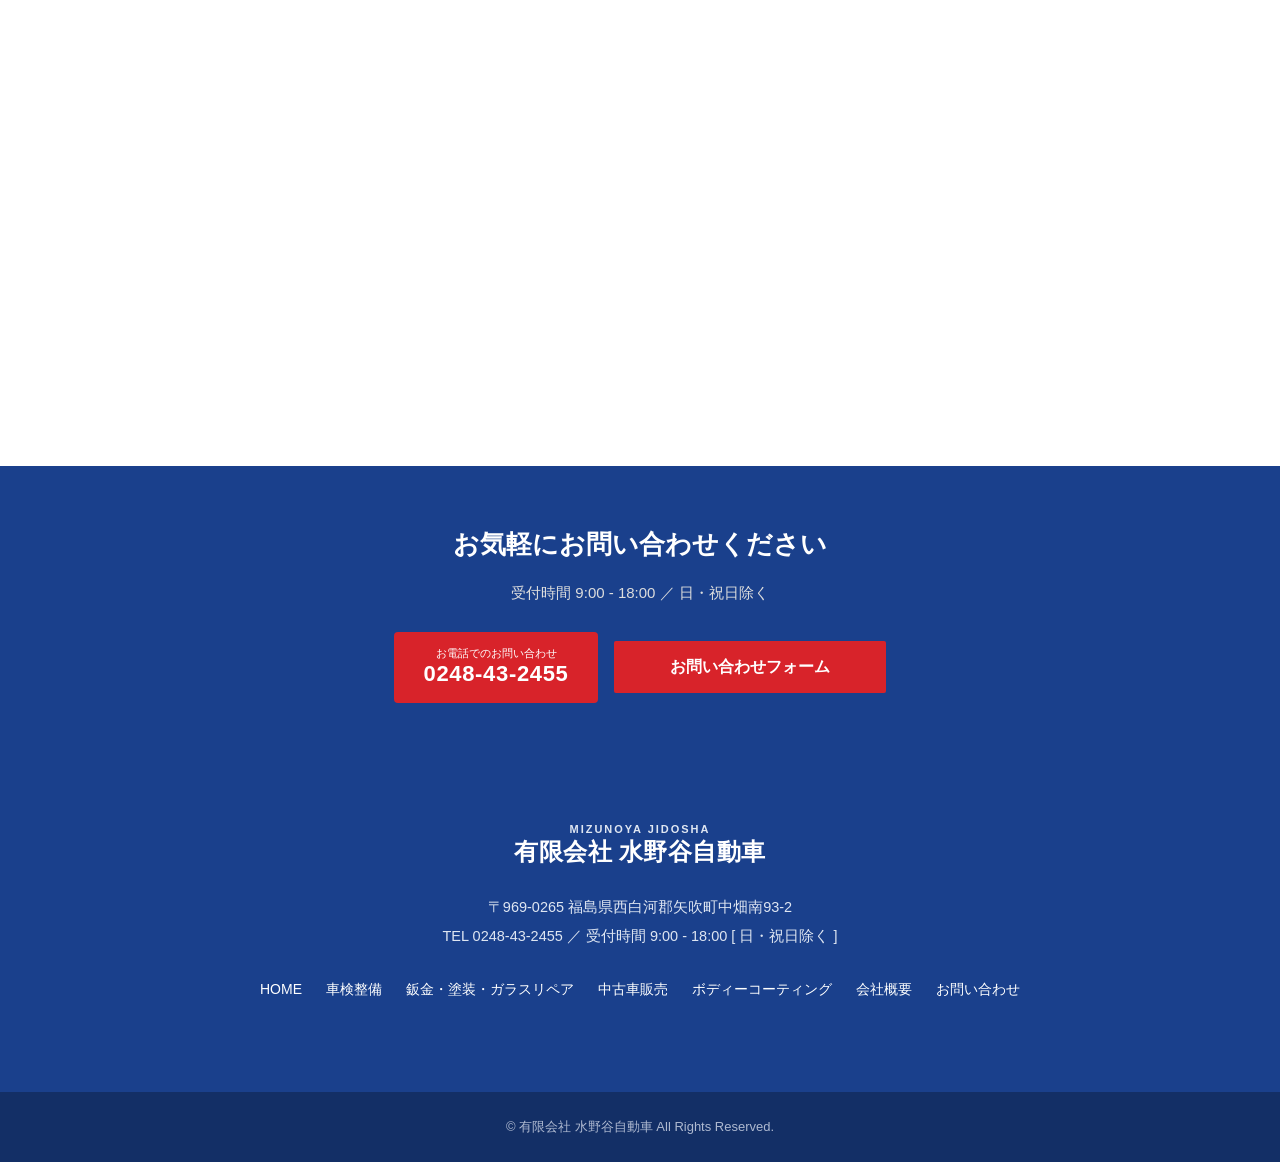
<file: company.html>
<!DOCTYPE html>
<html lang="ja">
<head>
<meta charset="utf-8">
<meta name="viewport" content="width=device-width, initial-scale=1">
<meta name="robots" content="noindex,nofollow"><!-- STAGING-NOINDEX 2026-09-09 入れ替え公開時に削除 -->
<title>会社概要 | 有限会社 水野谷自動車（矢吹町）</title>
<meta name="description" content="有限会社 水野谷自動車の会社概要・アクセス。福島県西白河郡矢吹町中畑南93-2。創立 昭和53年、国指定認証工場（仙台陸運局認証番号 仙4-6522）。東北自動車道 矢吹ICより車で10分。">
<link rel="stylesheet" href="assets/css/base.css">
<link rel="stylesheet" href="assets/css/theme.css">

<!-- ▼ OGP/Twitterカード/canonical/favicon -->
<link rel="canonical" href="https://bunchan-groobeat.github.io/mizunoya-hp/company.html">
<meta property="og:type" content="website">
<meta property="og:site_name" content="有限会社 水野谷自動車">
<meta property="og:locale" content="ja_JP">
<meta property="og:url" content="https://bunchan-groobeat.github.io/mizunoya-hp/company.html">
<meta property="og:title" content="会社概要 | 有限会社 水野谷自動車（矢吹町）">
<meta property="og:description" content="有限会社 水野谷自動車の会社概要・アクセス。福島県西白河郡矢吹町中畑南93-2。創立 昭和53年、国指定認証工場（仙台陸運局認証番号 仙4-6522）。東北自動車道 矢吹ICより車で10分。">
<meta property="og:image" content="https://bunchan-groobeat.github.io/mizunoya-hp/assets/img/mv1.webp">
<meta name="twitter:card" content="summary_large_image">
<link rel="icon" href="assets/img/favicon.svg" type="image/svg+xml">
<link rel="apple-touch-icon" href="assets/img/favicon.svg">

<!-- ▼ 構造化データ(JSON-LD) ─ MEO対策の核。
     ★NAP変更時は index.html と company.html の両方のJSON-LDを必ず更新すること(不一致は逆効果)。 -->
<script type="application/ld+json">
{
  "@context": "https://schema.org",
  "@type": "AutoRepair",
  "@id": "https://bunchan-groobeat.github.io/mizunoya-hp/#business",
  "name": "有限会社 水野谷自動車",
  "alternateName": "ミズノヤシドウシャ",
  "url": "https://bunchan-groobeat.github.io/mizunoya-hp/",
  "image": "https://bunchan-groobeat.github.io/mizunoya-hp/assets/img/mv1.webp",
  "telephone": "0248-43-2455",
  "foundingDate": "1978",
  "founder": { "@type": "Person", "name": "水野谷 吉夫" },
  "address": {
    "@type": "PostalAddress",
    "postalCode": "969-0265",
    "addressCountry": "JP",
    "addressRegion": "福島県",
    "addressLocality": "西白河郡矢吹町",
    "streetAddress": "中畑南93-2"
  },
  "geo": { "@type": "GeoCoordinates", "latitude": 37.178028, "longitude": 140.317530 },
  "hasMap": "https://maps.google.com/?q=37.178028,140.317530",
  "areaServed": { "@type": "AdministrativeArea", "name": "福島県西白河郡矢吹町およびその周辺" },
  "openingHoursSpecification": [{
    "@type": "OpeningHoursSpecification",
    "dayOfWeek": ["Monday", "Tuesday", "Wednesday", "Thursday", "Friday", "Saturday"],
    "opens": "09:00",
    "closes": "18:00"
  }],
  "sameAs": ["https://www.instagram.com/yoshimasa_mizunoya/"]
}
</script>
<script type="application/ld+json">
{
  "@context": "https://schema.org",
  "@type": "BreadcrumbList",
  "itemListElement": [
    { "@type": "ListItem", "position": 1, "name": "HOME", "item": "https://bunchan-groobeat.github.io/mizunoya-hp/" },
    { "@type": "ListItem", "position": 2, "name": "会社概要", "item": "https://bunchan-groobeat.github.io/mizunoya-hp/company.html" }
  ]
}
</script>
</head>
<!-- class="sub" で下層ページ共通の新トーン(紺ベタフッター/フローティング電話/余白)を適用 -->
<body class="sub">
<!-- ===== ヘッダー ===== -->
<header id="header">
  <div id="header_inner">
    <div id="logo_image"><a class="text_logo" href="index.html"><span class="lg_en">MIZUNOYA JIDOSHA</span><span class="lg_ja">有限会社 水野谷自動車</span></a></div>
    <input type="checkbox" id="nav_toggle">
    <label class="nav_toggle_btn" for="nav_toggle" aria-label="メニュー"><span></span></label>
    <nav class="global_menu">
      <ul>
        <li><a href="index.html">HOME</a></li>
        <li><a href="maintenance.html">車検整備</a></li>
        <li><a href="repair.html">鈑金・塗装</a></li>
        <li><a href="usedcar-sales.html">中古車販売</a></li>
        <li><a href="coating.html">コーティング</a></li>
        <li><a href="company.html">会社概要</a></li>
        <li><a href="contact.html">お問い合わせ</a></li>
      </ul>
    </nav>
  </div>
</header>

<!-- ===== ページ見出し ===== -->
<div id="main_image3"><h1>会社概要</h1></div>
<div class="container"><ol class="breadcrumb"><li><a href="index.html">HOME</a> ／ 会社概要</li></ol></div>

<!-- ===== 会社概要 ===== -->
<div class="section">
  <div class="section_head"><span class="en">COMPANY</span><h2 class="ja">会社概要</h2></div>
  <table class="info_table">
    <tr><th>会社名</th><td>有限会社 水野谷自動車</td></tr>
    <tr><th>代表取締役</th><td>水野谷 吉夫</td></tr>
    <tr><th>創立</th><td>昭和53年</td></tr>
    <tr><th>所在地</th><td>〒969-0265 福島県西白河郡矢吹町中畑南93-2</td></tr>
    <tr><th>TEL</th><td><a href="tel:0248-43-2455">0248-43-2455</a></td></tr>
    <tr><th>資本金</th><td>500万円</td></tr>
    <tr><th>取引銀行</th><td>東邦銀行</td></tr>
    <tr><th>決算期</th><td>9月末</td></tr>
    <tr><th>仙台陸運局認証番号</th><td>仙4-6522</td></tr>
  </table>
</div>

<!-- ===== アクセス ===== -->
<div class="section" style="padding-top:0;">
  <div class="section_head"><span class="en">ACCESS</span><h2 class="ja">アクセス</h2></div>
  <p class="lead" style="text-align:center;">東北自動車道 矢吹ICより車で10分<br>あぶくま高原道路 矢吹中央ICより車で5分</p>
  <div class="map_wrap">
    <iframe src="https://www.google.com/maps/embed?pb=!1m18!1m12!1m3!1d21385.23692636348!2d140.31753046354038!3d37.17802781918279!2m3!1f0!2f0!3f0!3m2!1i1024!2i768!4f13.1!3m3!1m2!1s0x602047feeac67baf%3A0xe16a76586732069e!2z44CSOTY5LTAyNjUg56aP5bO255yM6KW_55m95rKz6YOh55-i5ZC555S65Lit55WR5Y2X77yZ77yT4oiS77yS!5e0!3m2!1sja!2sjp!4v1603087754512!5m2!1sja!2sjp" allowfullscreen loading="lazy" title="有限会社 水野谷自動車 地図"></iframe>
  </div>
</div>

<!-- ===== CTA帯 ===== -->
<section class="cta_band">
  <p class="cta_head">お気軽にお問い合わせください</p>
  <p class="cta_sub">受付時間 9:00 - 18:00 ／ 日・祝日除く</p>
  <div class="cta_actions">
    <a class="tel_button" href="tel:0248-43-2455"><span><span class="tel_sub">お電話でのお問い合わせ</span><span class="tel_num">0248-43-2455</span></span></a>
    <a class="link_button accent" href="contact.html">お問い合わせフォーム</a>
  </div>
</section>

<!-- ===== フッター ===== -->
<footer>
  <div id="footer_top"><div id="footer_top_inner">
    <div id="footer_logo_image"><span class="text_logo"><span class="lg_en">MIZUNOYA JIDOSHA</span><span class="lg_ja">有限会社 水野谷自動車</span></span></div>
    <p id="footer_info">〒969-0265 福島県西白河郡矢吹町中畑南93-2<br>TEL 0248-43-2455 ／ 受付時間 9:00 - 18:00 [ 日・祝日除く ]</p>
    <ul id="footer_menu_list">
      <li><a href="index.html">HOME</a></li>
      <li><a href="maintenance.html">車検整備</a></li>
      <li><a href="repair.html">鈑金・塗装・ガラスリペア</a></li>
      <li><a href="usedcar-sales.html">中古車販売</a></li>
      <li><a href="coating.html">ボディーコーティング</a></li>
      <li><a href="company.html">会社概要</a></li>
      <li><a href="contact.html">お問い合わせ</a></li>
    </ul>
  </div></div>
  <div id="footer_bottom"><p id="copyright">&copy; 有限会社 水野谷自動車 All Rights Reserved.</p></div>
</footer>
<!-- スマホ常時表示の電話ボタン(フローティング・全ページ共通) -->
<a class="floating_tel" href="tel:0248-43-2455" aria-label="電話をかける 0248-43-2455">
  <svg viewBox="0 0 24 24" fill="currentColor" aria-hidden="true"><path d="M6.6 10.8a15.5 15.5 0 0 0 6.6 6.6l2.2-2.2a1 1 0 0 1 1-.24 11.4 11.4 0 0 0 3.6.58 1 1 0 0 1 1 1V20a1 1 0 0 1-1 1A17 17 0 0 1 3 4a1 1 0 0 1 1-1h3.5a1 1 0 0 1 1 1 11.4 11.4 0 0 0 .58 3.6 1 1 0 0 1-.24 1z"/></svg>
  <span class="ft_txt"><span class="ft_sub">お電話はこちら</span><span class="ft_num">0248-43-2455</span></span>
</a>
<a id="return_top" href="#" aria-label="ページ上部へ戻る">↑</a>
<script src="assets/js/site.js"></script>
</body>
</html>
</file>
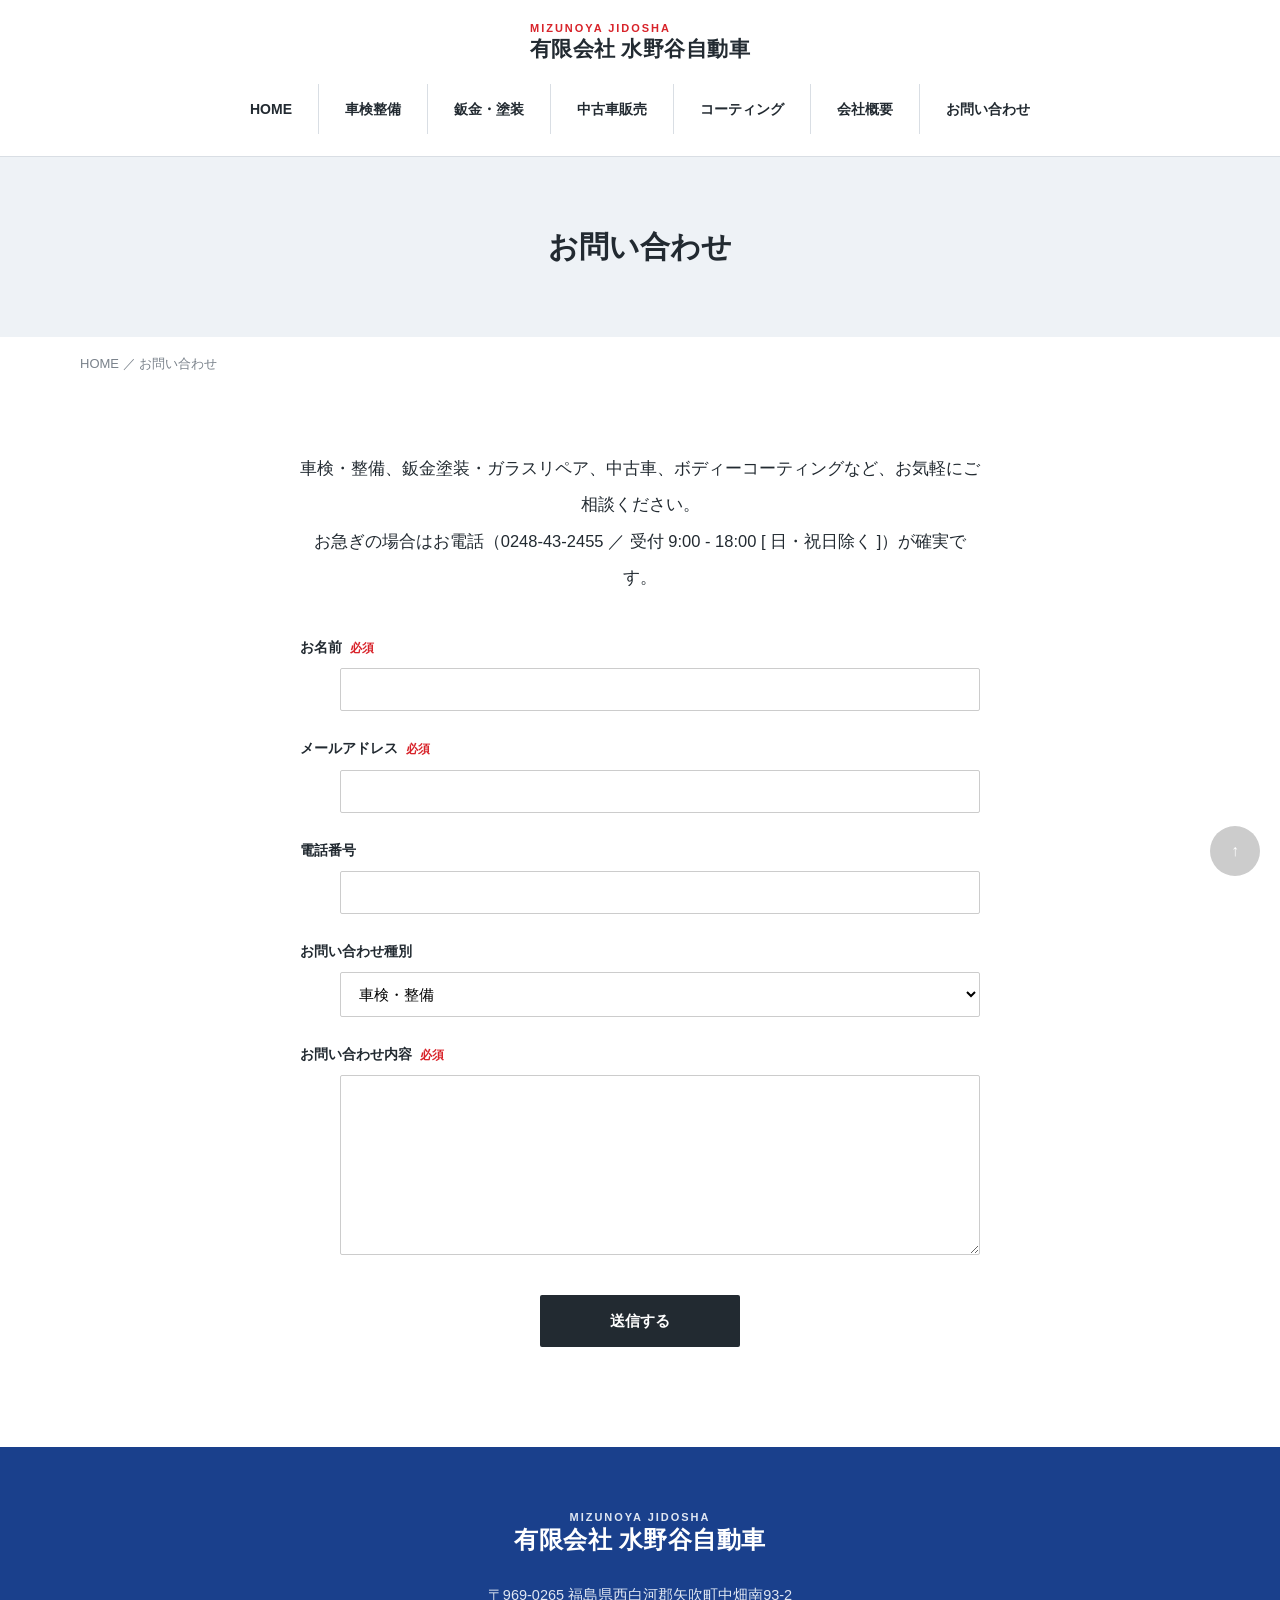
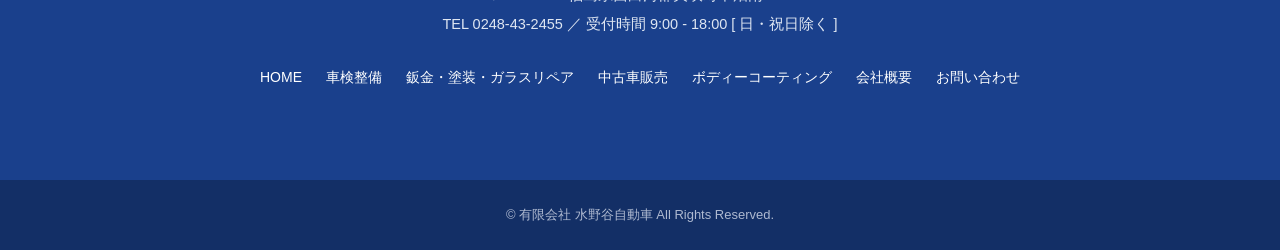
<file: contact.html>
<!DOCTYPE html>
<html lang="ja">
<head>
<meta charset="utf-8">
<meta name="viewport" content="width=device-width, initial-scale=1">
<meta name="robots" content="noindex,nofollow"><!-- STAGING-NOINDEX 2026-09-09 入れ替え公開時に削除 -->
<title>お問い合わせ | 有限会社 水野谷自動車（矢吹町）</title>
<meta name="description" content="有限会社 水野谷自動車へのお問い合わせ。車検・整備・鈑金塗装・中古車・ボディーコーティングのご相談を、フォームまたはお電話（0248-43-2455）で承ります。">
<link rel="stylesheet" href="assets/css/base.css">
<link rel="stylesheet" href="assets/css/theme.css">

<!-- ▼ OGP/Twitterカード/canonical/favicon -->
<link rel="canonical" href="https://bunchan-groobeat.github.io/mizunoya-hp/contact.html">
<meta property="og:type" content="website">
<meta property="og:site_name" content="有限会社 水野谷自動車">
<meta property="og:locale" content="ja_JP">
<meta property="og:url" content="https://bunchan-groobeat.github.io/mizunoya-hp/contact.html">
<meta property="og:title" content="お問い合わせ | 有限会社 水野谷自動車（矢吹町）">
<meta property="og:description" content="有限会社 水野谷自動車へのお問い合わせ。車検・整備・鈑金塗装・中古車・ボディーコーティングのご相談を、フォームまたはお電話（0248-43-2455）で承ります。">
<meta property="og:image" content="https://bunchan-groobeat.github.io/mizunoya-hp/assets/img/mv1.webp">
<meta name="twitter:card" content="summary_large_image">
<link rel="icon" href="assets/img/favicon.svg" type="image/svg+xml">
<link rel="apple-touch-icon" href="assets/img/favicon.svg">

<!-- ▼ 構造化データ(JSON-LD) ─ パンくず -->
<script type="application/ld+json">
{
  "@context": "https://schema.org",
  "@type": "BreadcrumbList",
  "itemListElement": [
    { "@type": "ListItem", "position": 1, "name": "HOME", "item": "https://bunchan-groobeat.github.io/mizunoya-hp/" },
    { "@type": "ListItem", "position": 2, "name": "お問い合わせ", "item": "https://bunchan-groobeat.github.io/mizunoya-hp/contact.html" }
  ]
}
</script>
</head>
<!-- class="sub" で下層ページ共通の新トーン(紺ベタフッター/フローティング電話/余白)を適用 -->
<body class="sub">
<!-- ===== ヘッダー ===== -->
<header id="header">
  <div id="header_inner">
    <div id="logo_image"><a class="text_logo" href="index.html"><span class="lg_en">MIZUNOYA JIDOSHA</span><span class="lg_ja">有限会社 水野谷自動車</span></a></div>
    <input type="checkbox" id="nav_toggle">
    <label class="nav_toggle_btn" for="nav_toggle" aria-label="メニュー"><span></span></label>
    <nav class="global_menu">
      <ul>
        <li><a href="index.html">HOME</a></li>
        <li><a href="maintenance.html">車検整備</a></li>
        <li><a href="repair.html">鈑金・塗装</a></li>
        <li><a href="usedcar-sales.html">中古車販売</a></li>
        <li><a href="coating.html">コーティング</a></li>
        <li><a href="company.html">会社概要</a></li>
        <li><a href="contact.html">お問い合わせ</a></li>
      </ul>
    </nav>
  </div>
</header>

<!-- ===== ページ見出し ===== -->
<div id="main_image3"><h1>お問い合わせ</h1></div>
<div class="container"><ol class="breadcrumb"><li><a href="index.html">HOME</a> ／ お問い合わせ</li></ol></div>

<!-- ===== お問い合わせ ===== -->
<div class="contact_wrap">
  <p class="contact_lead">車検・整備、鈑金塗装・ガラスリペア、中古車、ボディーコーティングなど、お気軽にご相談ください。<br>お急ぎの場合はお電話（<a href="tel:0248-43-2455">0248-43-2455</a> ／ 受付 9:00 - 18:00 [ 日・祝日除く ]）が確実です。</p>

  <form class="contact_form" action="https://formspree.io/f/YOUR_FORM_ID" method="POST">
    <dl><dt>お名前<span class="req">必須</span></dt><dd><input type="text" name="お名前" required></dd></dl>
    <dl><dt>メールアドレス<span class="req">必須</span></dt><dd><input type="email" name="メールアドレス" required></dd></dl>
    <dl><dt>電話番号</dt><dd><input type="tel" name="電話番号"></dd></dl>
    <dl><dt>お問い合わせ種別</dt><dd>
      <select name="お問い合わせ種別">
        <option value="車検・整備">車検・整備</option>
        <option value="鈑金・塗装・ガラスリペア">鈑金・塗装・ガラスリペア</option>
        <option value="中古車販売">中古車販売</option>
        <option value="ボディーコーティング">ボディーコーティング</option>
        <option value="その他">その他</option>
      </select>
    </dd></dl>
    <dl><dt>お問い合わせ内容<span class="req">必須</span></dt><dd><textarea name="お問い合わせ内容" required></textarea></dd></dl>
    <div class="form_status" hidden></div>
    <p class="contact_submit"><button type="submit">送信する</button></p>
  </form>
</div>

<!-- ===== フッター ===== -->
<footer>
  <div id="footer_top"><div id="footer_top_inner">
    <div id="footer_logo_image"><span class="text_logo"><span class="lg_en">MIZUNOYA JIDOSHA</span><span class="lg_ja">有限会社 水野谷自動車</span></span></div>
    <p id="footer_info">〒969-0265 福島県西白河郡矢吹町中畑南93-2<br>TEL 0248-43-2455 ／ 受付時間 9:00 - 18:00 [ 日・祝日除く ]</p>
    <ul id="footer_menu_list">
      <li><a href="index.html">HOME</a></li>
      <li><a href="maintenance.html">車検整備</a></li>
      <li><a href="repair.html">鈑金・塗装・ガラスリペア</a></li>
      <li><a href="usedcar-sales.html">中古車販売</a></li>
      <li><a href="coating.html">ボディーコーティング</a></li>
      <li><a href="company.html">会社概要</a></li>
      <li><a href="contact.html">お問い合わせ</a></li>
    </ul>
  </div></div>
  <div id="footer_bottom"><p id="copyright">&copy; 有限会社 水野谷自動車 All Rights Reserved.</p></div>
</footer>
<!-- スマホ常時表示の電話ボタン(フローティング・全ページ共通) -->
<a class="floating_tel" href="tel:0248-43-2455" aria-label="電話をかける 0248-43-2455">
  <svg viewBox="0 0 24 24" fill="currentColor" aria-hidden="true"><path d="M6.6 10.8a15.5 15.5 0 0 0 6.6 6.6l2.2-2.2a1 1 0 0 1 1-.24 11.4 11.4 0 0 0 3.6.58 1 1 0 0 1 1 1V20a1 1 0 0 1-1 1A17 17 0 0 1 3 4a1 1 0 0 1 1-1h3.5a1 1 0 0 1 1 1 11.4 11.4 0 0 0 .58 3.6 1 1 0 0 1-.24 1z"/></svg>
  <span class="ft_txt"><span class="ft_sub">お電話はこちら</span><span class="ft_num">0248-43-2455</span></span>
</a>
<a id="return_top" href="#" aria-label="ページ上部へ戻る">↑</a>
<script src="assets/js/site.js"></script>
</body>
</html>
</file>
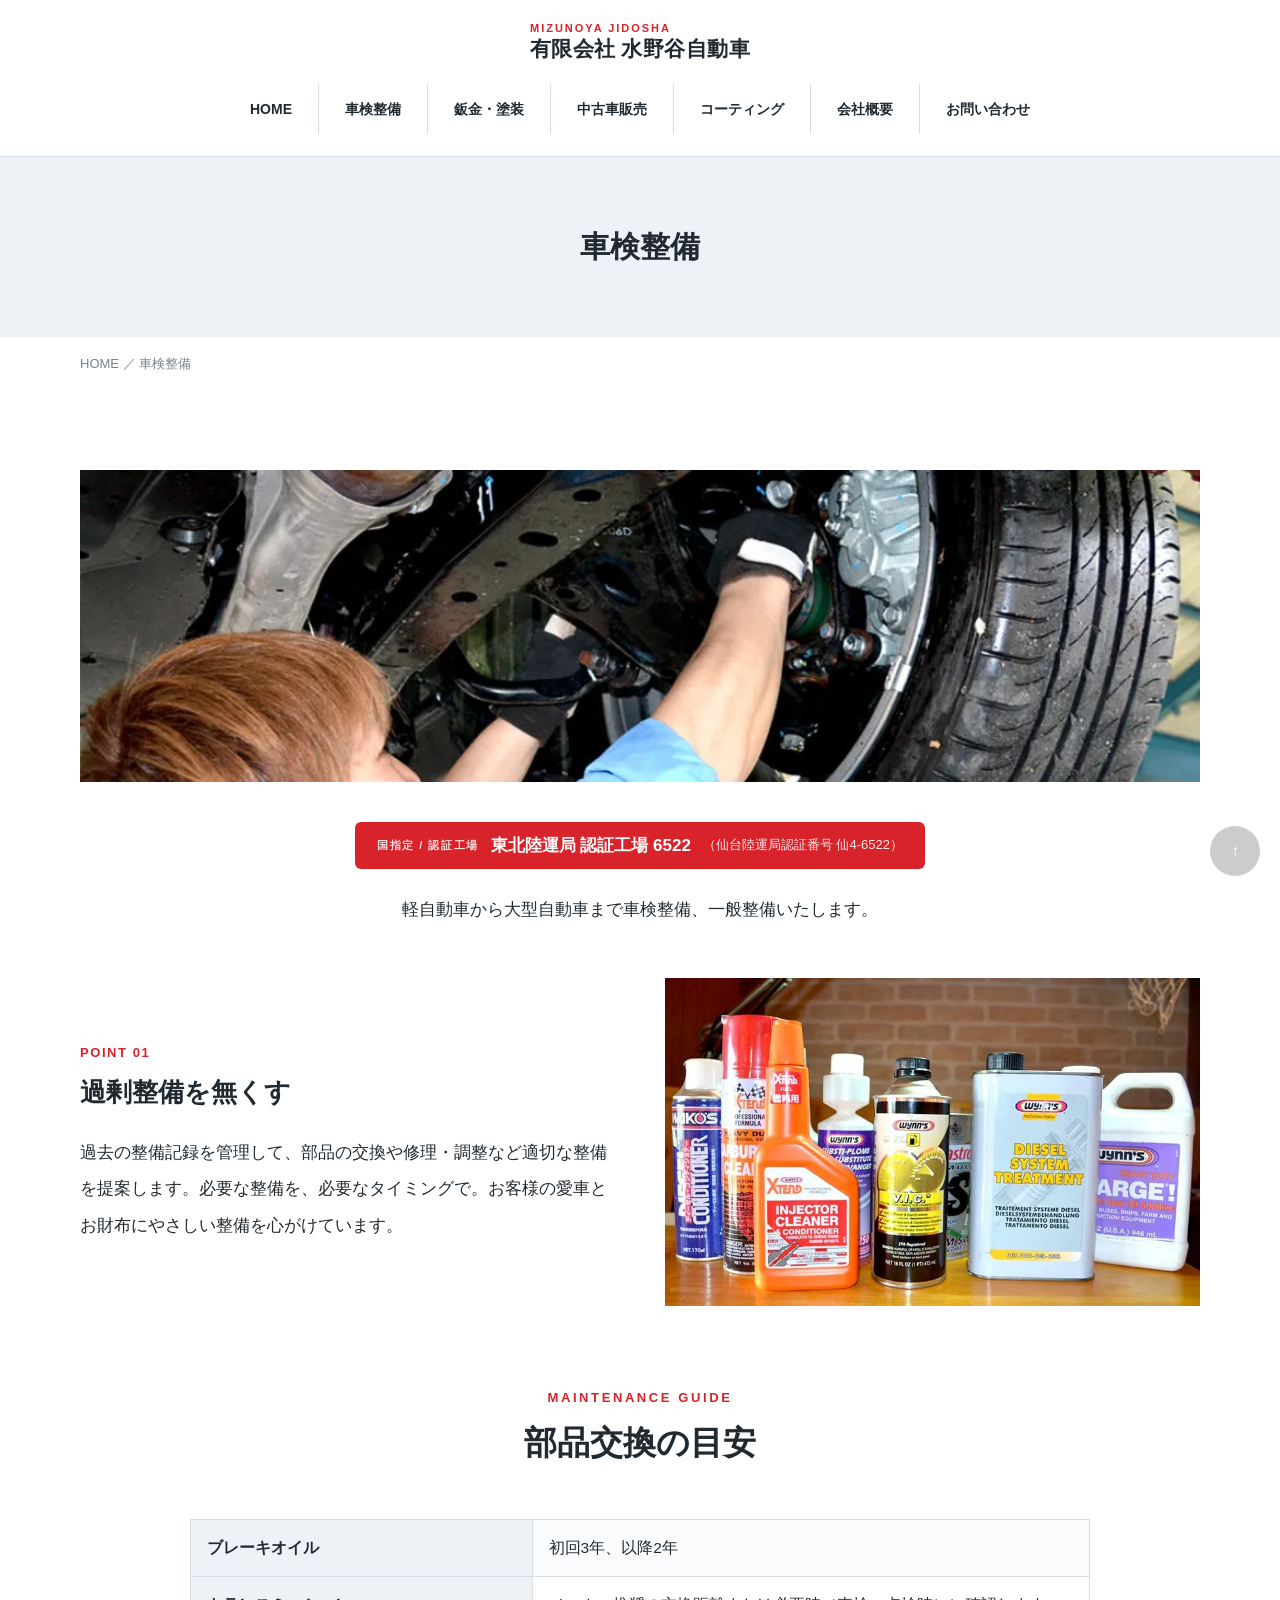
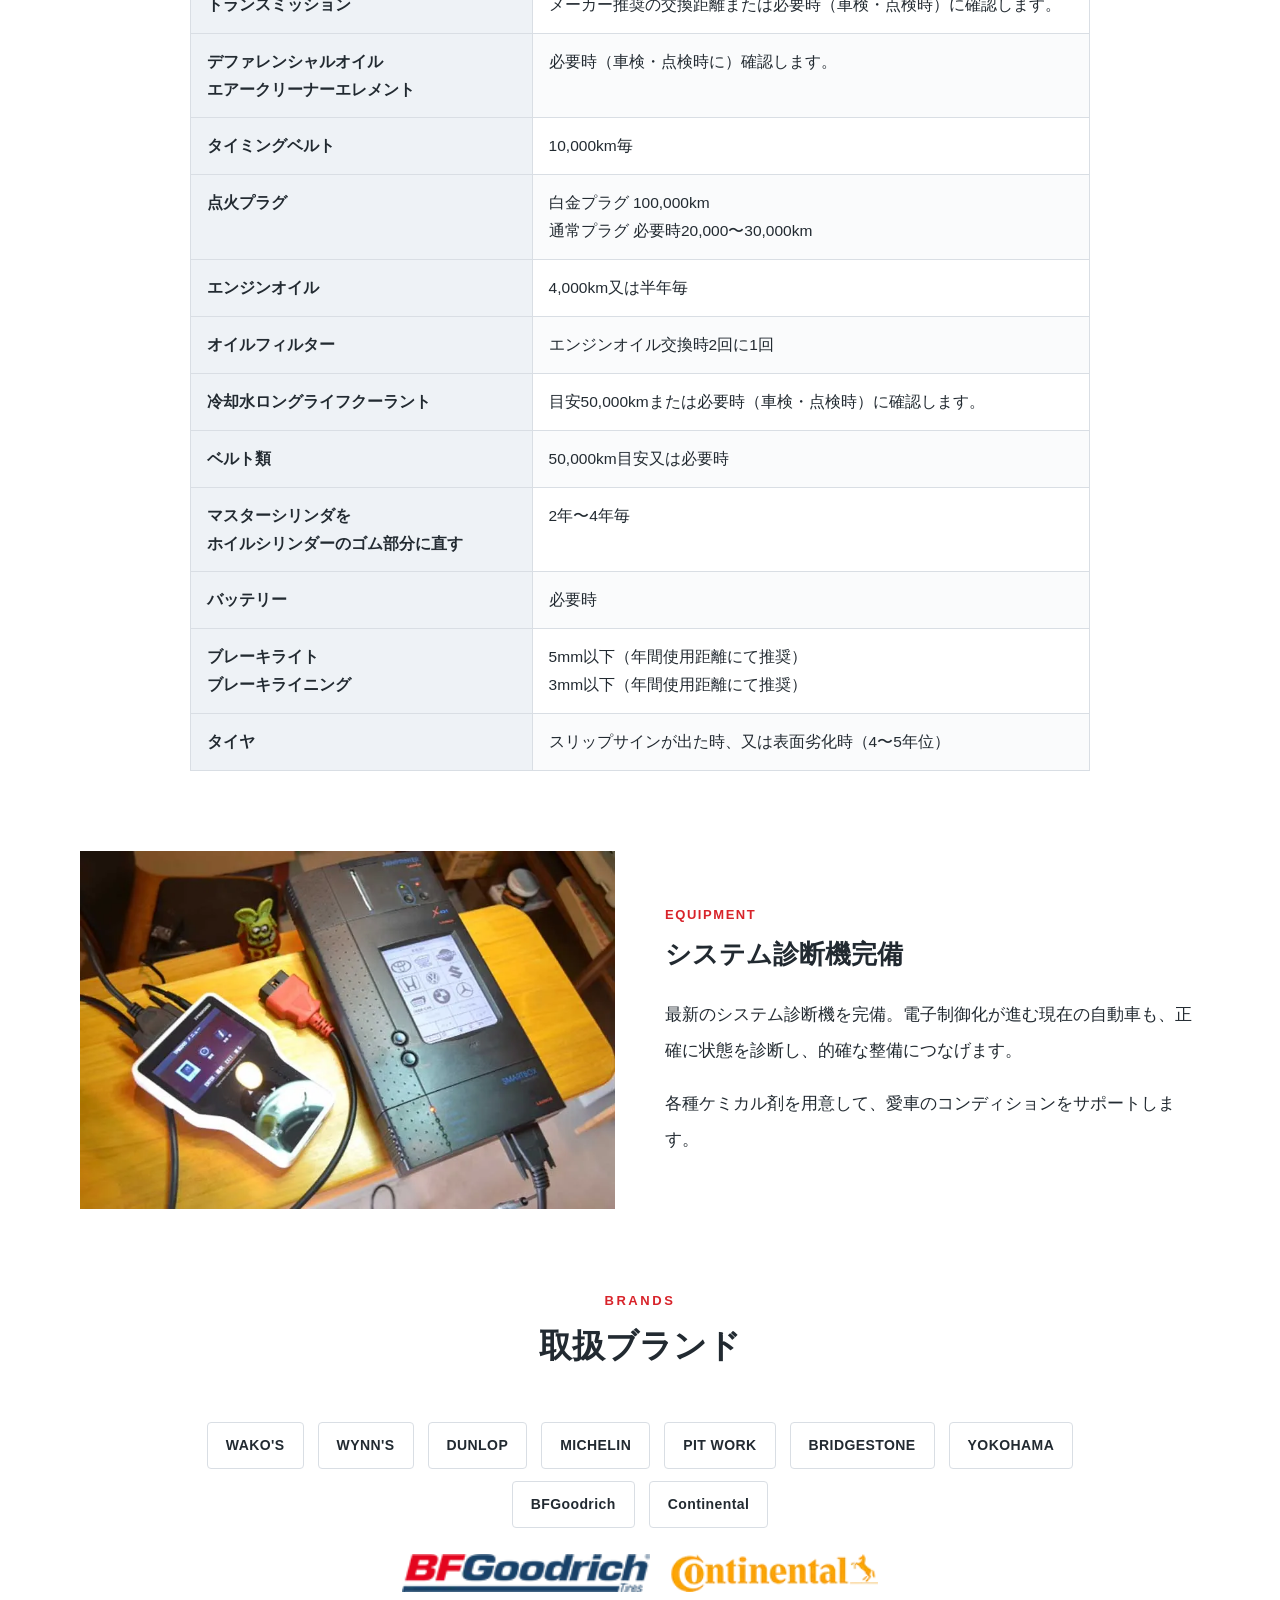
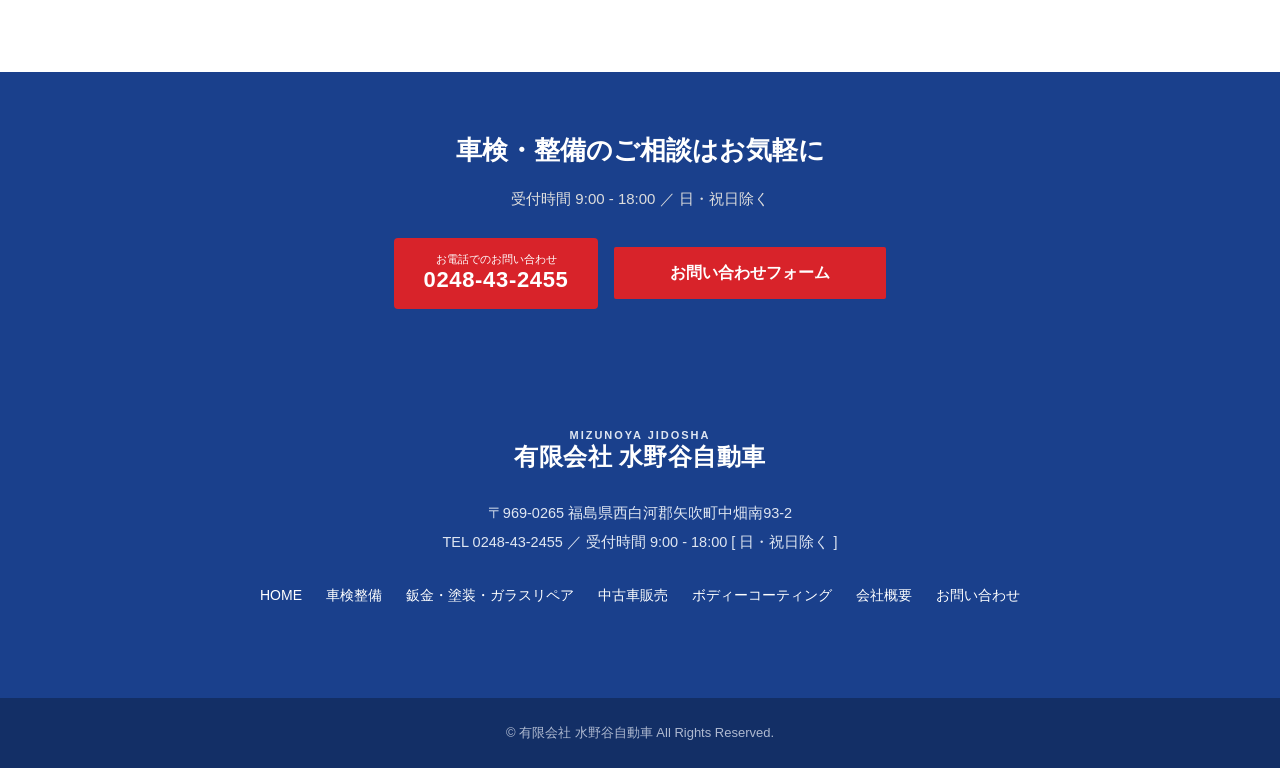
<file: maintenance.html>
<!DOCTYPE html>
<html lang="ja">
<head>
<meta charset="utf-8">
<meta name="viewport" content="width=device-width, initial-scale=1">
<meta name="robots" content="noindex,nofollow"><!-- STAGING-NOINDEX 2026-09-09 入れ替え公開時に削除 -->
<title>車検整備 | 有限会社 水野谷自動車（国指定認証工場・矢吹町）</title>
<meta name="description" content="水野谷自動車は国指定の認証工場（仙台陸運局認証番号 仙4-6522）。軽自動車から大型自動車まで車検整備・一般整備を承ります。過剰整備をなくし、システム診断機を完備した確かな整備をご提供します。">
<link rel="stylesheet" href="assets/css/base.css">
<link rel="stylesheet" href="assets/css/theme.css">

<!-- ▼ OGP/Twitterカード/canonical/favicon -->
<link rel="canonical" href="https://bunchan-groobeat.github.io/mizunoya-hp/maintenance.html">
<meta property="og:type" content="website">
<meta property="og:site_name" content="有限会社 水野谷自動車">
<meta property="og:locale" content="ja_JP">
<meta property="og:url" content="https://bunchan-groobeat.github.io/mizunoya-hp/maintenance.html">
<meta property="og:title" content="車検整備 | 有限会社 水野谷自動車（国指定認証工場・矢吹町）">
<meta property="og:description" content="水野谷自動車は国指定の認証工場（仙台陸運局認証番号 仙4-6522）。軽自動車から大型自動車まで車検整備・一般整備を承ります。過剰整備をなくし、システム診断機を完備した確かな整備をご提供します。">
<meta property="og:image" content="https://bunchan-groobeat.github.io/mizunoya-hp/assets/img/mv1.webp">
<meta name="twitter:card" content="summary_large_image">
<link rel="icon" href="assets/img/favicon.svg" type="image/svg+xml">
<link rel="apple-touch-icon" href="assets/img/favicon.svg">

<!-- ▼ 構造化データ(JSON-LD) ─ Service + パンくず。providerは #business を@id参照(NAP重複回避) -->
<script type="application/ld+json">
[
  {
    "@context": "https://schema.org",
    "@type": "Service",
    "serviceType": "車検・整備",
    "provider": { "@type": "AutoRepair", "@id": "https://bunchan-groobeat.github.io/mizunoya-hp/#business", "name": "有限会社 水野谷自動車" },
    "areaServed": { "@type": "AdministrativeArea", "name": "福島県西白河郡矢吹町およびその周辺" },
    "url": "https://bunchan-groobeat.github.io/mizunoya-hp/maintenance.html",
    "description": "国指定の認証工場による車検・整備。過剰整備をなくし、記録に基づく適切な整備をご提案します。"
  },
  {
    "@context": "https://schema.org",
    "@type": "BreadcrumbList",
    "itemListElement": [
      { "@type": "ListItem", "position": 1, "name": "HOME", "item": "https://bunchan-groobeat.github.io/mizunoya-hp/" },
      { "@type": "ListItem", "position": 2, "name": "車検整備", "item": "https://bunchan-groobeat.github.io/mizunoya-hp/maintenance.html" }
    ]
  }
]
</script>
</head>
<!-- class="sub" で下層ページ共通の新トーン(紺ベタフッター/フローティング電話/余白)を適用 -->
<body class="sub">
<!-- ===== ヘッダー ===== -->
<header id="header">
  <div id="header_inner">
    <div id="logo_image"><a class="text_logo" href="index.html"><span class="lg_en">MIZUNOYA JIDOSHA</span><span class="lg_ja">有限会社 水野谷自動車</span></a></div>
    <input type="checkbox" id="nav_toggle">
    <label class="nav_toggle_btn" for="nav_toggle" aria-label="メニュー"><span></span></label>
    <nav class="global_menu">
      <ul>
        <li><a href="index.html">HOME</a></li>
        <li><a href="maintenance.html">車検整備</a></li>
        <li><a href="repair.html">鈑金・塗装</a></li>
        <li><a href="usedcar-sales.html">中古車販売</a></li>
        <li><a href="coating.html">コーティング</a></li>
        <li><a href="company.html">会社概要</a></li>
        <li><a href="contact.html">お問い合わせ</a></li>
      </ul>
    </nav>
  </div>
</header>

<!-- ===== ページ見出し ===== -->
<div id="main_image3"><h1>車検整備</h1></div>
<div class="container"><ol class="breadcrumb"><li><a href="index.html">HOME</a> ／ 車検整備</li></ol></div>

<!-- ===== 本文 ===== -->
<div class="section">
  <div id="main_image" style="margin-bottom:40px;"><img src="assets/img/maintenance-banner.webp" width="1024" height="285" alt="水野谷自動車 車検整備"></div>

  <div style="text-align:center; margin:0 0 50px;">
    <span class="cert_badge"><span class="cert_mark">国指定 / 認証工場</span><span class="cert_main">東北陸運局 認証工場 6522</span><span class="cert_no">（仙台陸運局認証番号 仙4-6522）</span></span>
    <p class="lead" style="margin-top:22px;">軽自動車から大型自動車まで車検整備、一般整備いたします。</p>
  </div>

  <div class="feature_row">
    <div class="ft_text">
      <p class="en">POINT 01</p>
      <h2 class="headline">過剰整備を無くす</h2>
      <p class="desc">過去の整備記録を管理して、部品の交換や修理・調整など適切な整備を提案します。必要な整備を、必要なタイミングで。お客様の愛車とお財布にやさしい整備を心がけています。</p>
    </div>
    <div class="ft_image"><img src="assets/img/maintenance-chemical.webp" width="815" height="500" alt="各種ケミカル剤で愛車のコンディションをサポート"></div>
  </div>
</div>

<!-- ===== 部品交換の目安 ===== -->
<div class="section" style="padding-top:0;">
  <div class="section_head"><span class="en">MAINTENANCE GUIDE</span><h2 class="ja">部品交換の目安</h2></div>
  <div class="spec_table_wrap">
    <table class="spec_table">
      <tbody>
        <tr><th>ブレーキオイル</th><td>初回3年、以降2年</td></tr>
        <tr><th>トランスミッション</th><td>メーカー推奨の交換距離または必要時（車検・点検時）に確認します。</td></tr>
        <tr><th>デファレンシャルオイル<br>エアークリーナーエレメント</th><td>必要時（車検・点検時に）確認します。</td></tr>
        <tr><th>タイミングベルト</th><td>10,000km毎</td></tr>
        <tr><th>点火プラグ</th><td>白金プラグ 100,000km<br>通常プラグ 必要時20,000〜30,000km</td></tr>
        <tr><th>エンジンオイル</th><td>4,000km又は半年毎</td></tr>
        <tr><th>オイルフィルター</th><td>エンジンオイル交換時2回に1回</td></tr>
        <tr><th>冷却水ロングライフクーラント</th><td>目安50,000kmまたは必要時（車検・点検時）に確認します。</td></tr>
        <tr><th>ベルト類</th><td>50,000km目安又は必要時</td></tr>
        <tr><th>マスターシリンダを<br>ホイルシリンダーのゴム部分に直す</th><td>2年〜4年毎</td></tr>
        <tr><th>バッテリー</th><td>必要時</td></tr>
        <tr><th>ブレーキライト<br>ブレーキライニング</th><td>5mm以下（年間使用距離にて推奨）<br>3mm以下（年間使用距離にて推奨）</td></tr>
        <tr><th>タイヤ</th><td>スリップサインが出た時、又は表面劣化時（4〜5年位）</td></tr>
      </tbody>
    </table>
  </div>
</div>

<!-- ===== 設備・ケミカル ===== -->
<div class="section" style="padding-top:0;">
  <div class="feature_row reverse">
    <div class="ft_text">
      <p class="en">EQUIPMENT</p>
      <h2 class="headline">システム診断機完備</h2>
      <p class="desc">最新のシステム診断機を完備。電子制御化が進む現在の自動車も、正確に状態を診断し、的確な整備につなげます。</p>
      <p class="desc">各種ケミカル剤を用意して、愛車のコンディションをサポートします。</p>
    </div>
    <div class="ft_image"><img src="assets/img/maintenance-diagnostic.webp" width="815" height="545" alt="システム診断機完備"></div>
  </div>
</div>

<!-- ===== 取扱ブランド ===== -->
<div class="section" style="padding-top:0;">
  <div class="section_head"><span class="en">BRANDS</span><h2 class="ja">取扱ブランド</h2></div>
  <ul class="brand_list">
    <li>WAKO'S</li><li>WYNN'S</li><li>DUNLOP</li><li>MICHELIN</li><li>PIT WORK</li>
    <li>BRIDGESTONE</li><li>YOKOHAMA</li><li>BFGoodrich</li><li>Continental</li>
  </ul>
  <div class="brand_logos">
    <img src="assets/img/brand-bfgoodrich.webp" width="170" height="26" alt="BFGoodrich">
    <img src="assets/img/brand-continental.webp" width="170" height="31" alt="Continental">
  </div>
</div>

<!-- ===== CTA帯 ===== -->
<section class="cta_band">
  <p class="cta_head">車検・整備のご相談はお気軽に</p>
  <p class="cta_sub">受付時間 9:00 - 18:00 ／ 日・祝日除く</p>
  <div class="cta_actions">
    <a class="tel_button" href="tel:0248-43-2455"><span><span class="tel_sub">お電話でのお問い合わせ</span><span class="tel_num">0248-43-2455</span></span></a>
    <a class="link_button accent" href="contact.html">お問い合わせフォーム</a>
  </div>
</section>

<!-- ===== フッター ===== -->
<footer>
  <div id="footer_top"><div id="footer_top_inner">
    <div id="footer_logo_image"><span class="text_logo"><span class="lg_en">MIZUNOYA JIDOSHA</span><span class="lg_ja">有限会社 水野谷自動車</span></span></div>
    <p id="footer_info">〒969-0265 福島県西白河郡矢吹町中畑南93-2<br>TEL 0248-43-2455 ／ 受付時間 9:00 - 18:00 [ 日・祝日除く ]</p>
    <ul id="footer_menu_list">
      <li><a href="index.html">HOME</a></li>
      <li><a href="maintenance.html">車検整備</a></li>
      <li><a href="repair.html">鈑金・塗装・ガラスリペア</a></li>
      <li><a href="usedcar-sales.html">中古車販売</a></li>
      <li><a href="coating.html">ボディーコーティング</a></li>
      <li><a href="company.html">会社概要</a></li>
      <li><a href="contact.html">お問い合わせ</a></li>
    </ul>
  </div></div>
  <div id="footer_bottom"><p id="copyright">&copy; 有限会社 水野谷自動車 All Rights Reserved.</p></div>
</footer>
<!-- スマホ常時表示の電話ボタン(フローティング・全ページ共通) -->
<a class="floating_tel" href="tel:0248-43-2455" aria-label="電話をかける 0248-43-2455">
  <svg viewBox="0 0 24 24" fill="currentColor" aria-hidden="true"><path d="M6.6 10.8a15.5 15.5 0 0 0 6.6 6.6l2.2-2.2a1 1 0 0 1 1-.24 11.4 11.4 0 0 0 3.6.58 1 1 0 0 1 1 1V20a1 1 0 0 1-1 1A17 17 0 0 1 3 4a1 1 0 0 1 1-1h3.5a1 1 0 0 1 1 1 11.4 11.4 0 0 0 .58 3.6 1 1 0 0 1-.24 1z"/></svg>
  <span class="ft_txt"><span class="ft_sub">お電話はこちら</span><span class="ft_num">0248-43-2455</span></span>
</a>
<a id="return_top" href="#" aria-label="ページ上部へ戻る">↑</a>
<script src="assets/js/site.js"></script>
</body>
</html>
</file>
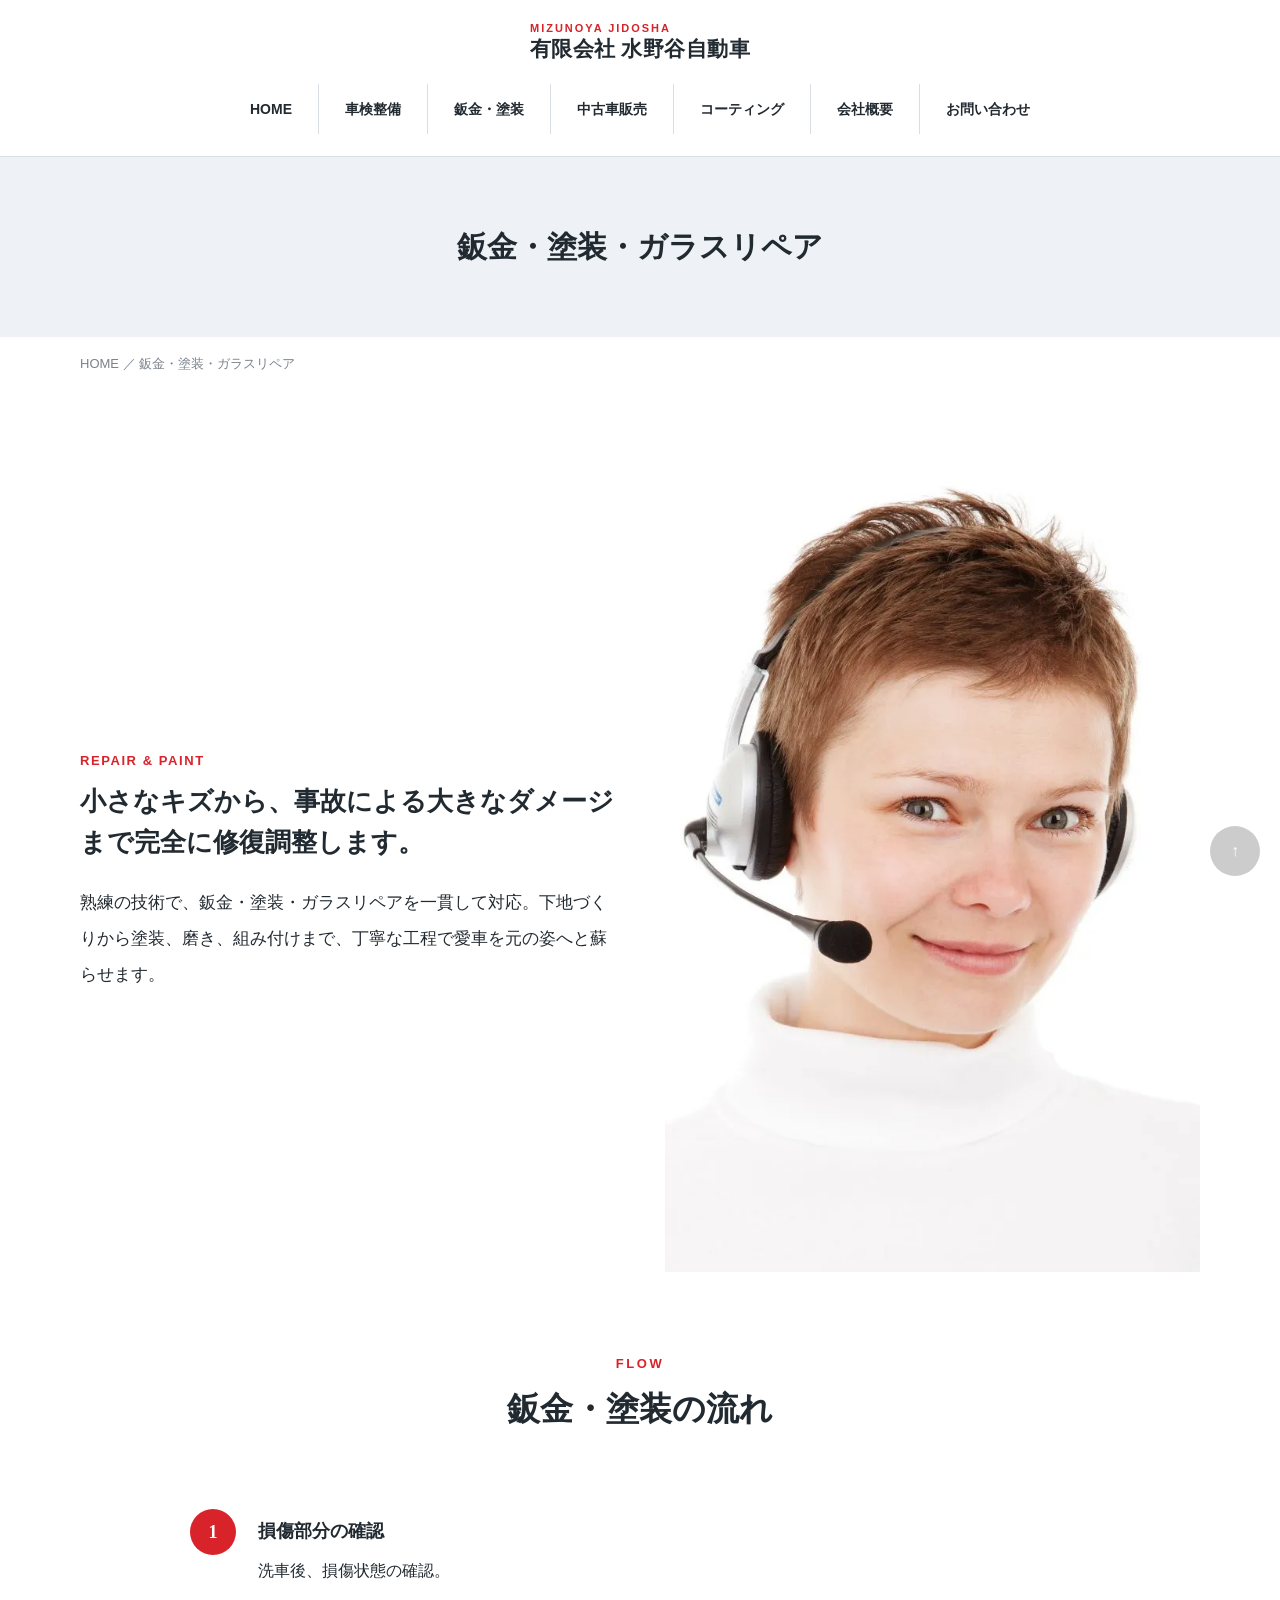
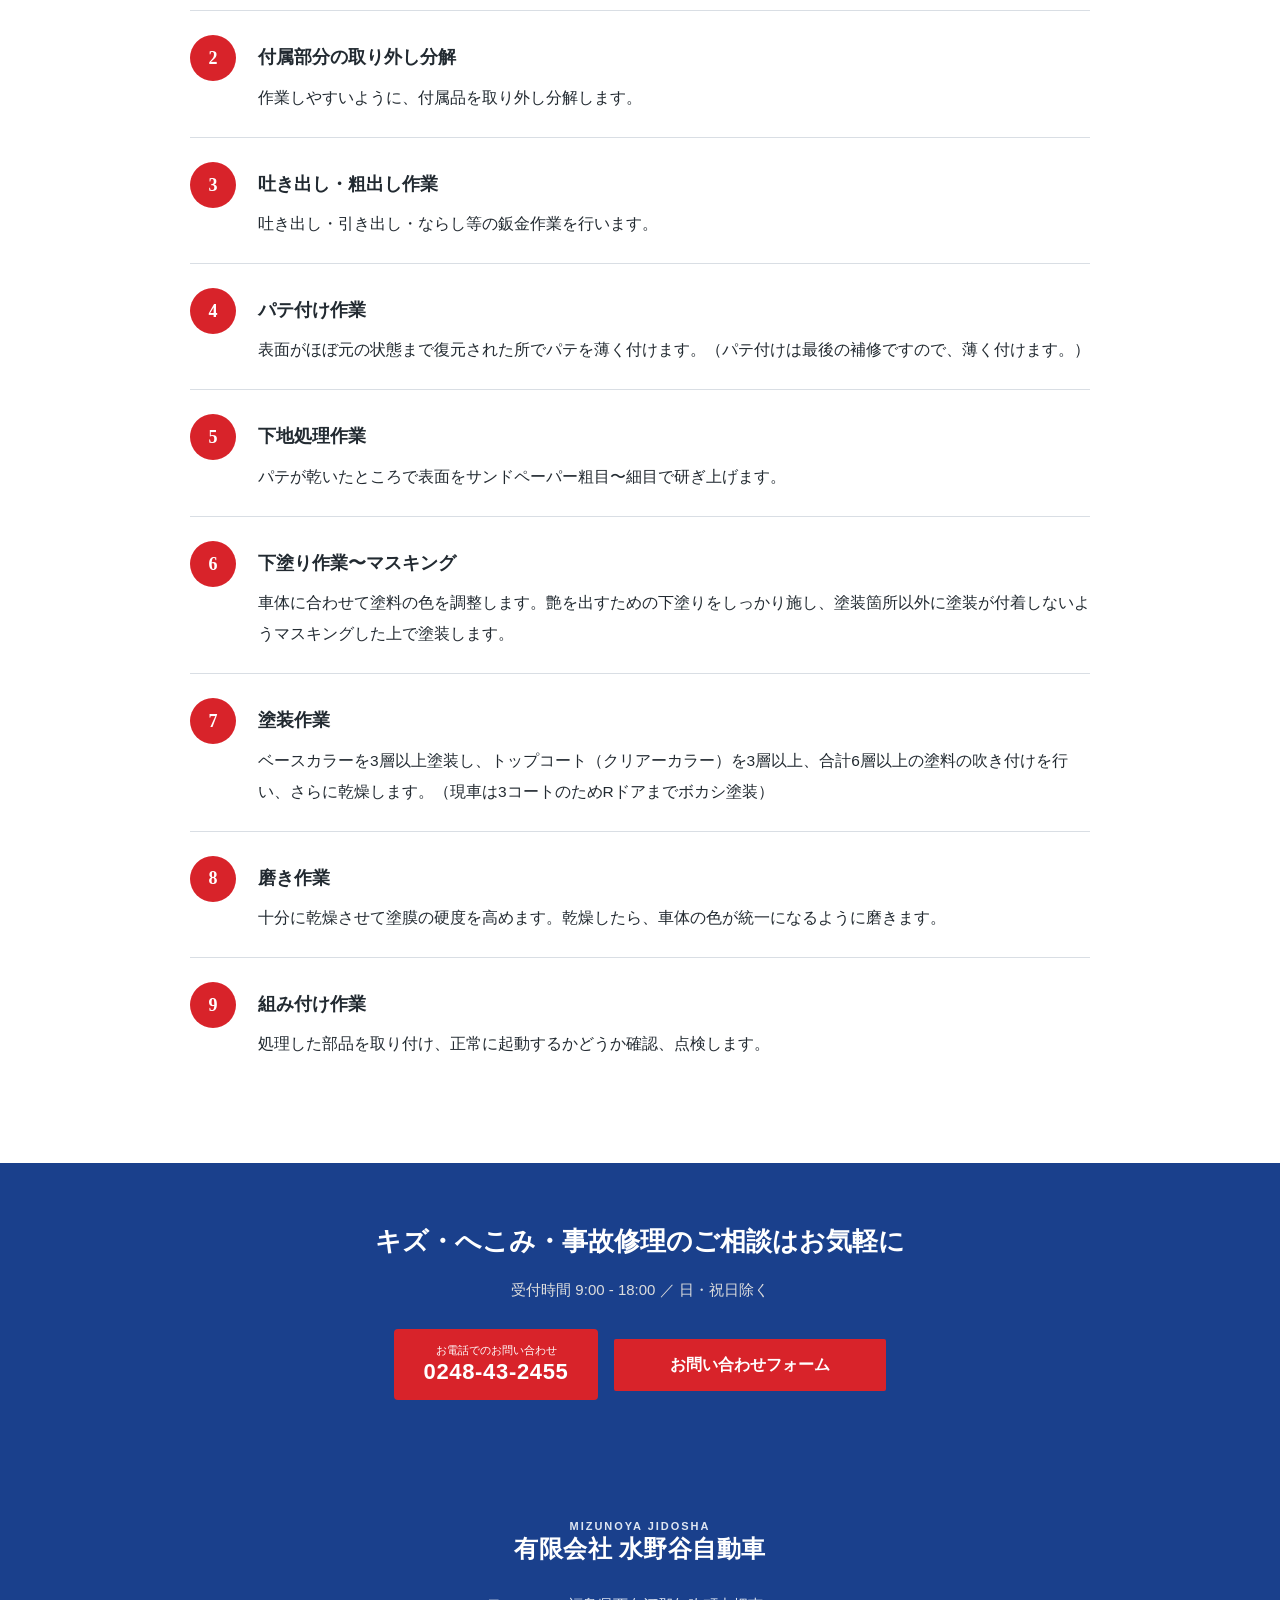
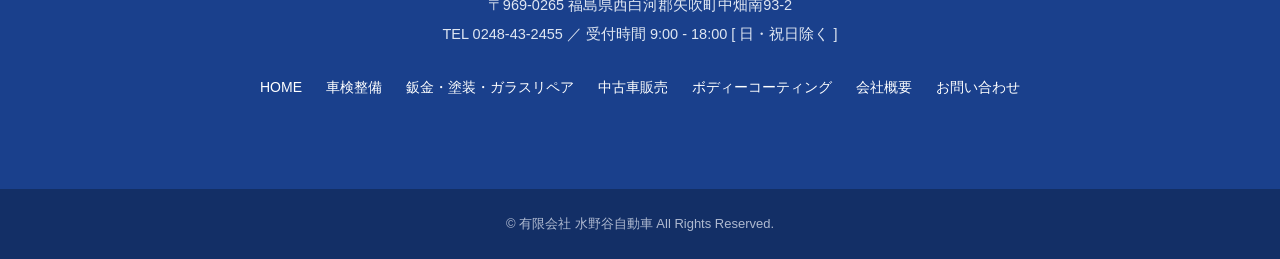
<file: repair.html>
<!DOCTYPE html>
<html lang="ja">
<head>
<meta charset="utf-8">
<meta name="viewport" content="width=device-width, initial-scale=1">
<meta name="robots" content="noindex,nofollow"><!-- STAGING-NOINDEX 2026-09-09 入れ替え公開時に削除 -->
<title>鈑金・塗装・ガラスリペア | 有限会社 水野谷自動車（矢吹町）</title>
<meta name="description" content="有限会社 水野谷自動車の鈑金・塗装・ガラスリペア。小さなキズから、事故による大きなダメージまで完全に修復調整します。損傷確認から組み付けまで、9つの工程で丁寧に仕上げます。">
<link rel="stylesheet" href="assets/css/base.css">
<link rel="stylesheet" href="assets/css/theme.css">

<!-- ▼ OGP/Twitterカード/canonical/favicon -->
<link rel="canonical" href="https://bunchan-groobeat.github.io/mizunoya-hp/repair.html">
<meta property="og:type" content="website">
<meta property="og:site_name" content="有限会社 水野谷自動車">
<meta property="og:locale" content="ja_JP">
<meta property="og:url" content="https://bunchan-groobeat.github.io/mizunoya-hp/repair.html">
<meta property="og:title" content="鈑金・塗装・ガラスリペア | 有限会社 水野谷自動車（矢吹町）">
<meta property="og:description" content="有限会社 水野谷自動車の鈑金・塗装・ガラスリペア。小さなキズから、事故による大きなダメージまで完全に修復調整します。損傷確認から組み付けまで、9つの工程で丁寧に仕上げます。">
<meta property="og:image" content="https://bunchan-groobeat.github.io/mizunoya-hp/assets/img/mv1.webp">
<meta name="twitter:card" content="summary_large_image">
<link rel="icon" href="assets/img/favicon.svg" type="image/svg+xml">
<link rel="apple-touch-icon" href="assets/img/favicon.svg">

<!-- ▼ 構造化データ(JSON-LD) ─ Service + パンくず。providerは #business を@id参照(NAP重複回避) -->
<script type="application/ld+json">
[
  {
    "@context": "https://schema.org",
    "@type": "Service",
    "serviceType": "鈑金・塗装・ガラスリペア",
    "provider": { "@type": "AutoRepair", "@id": "https://bunchan-groobeat.github.io/mizunoya-hp/#business", "name": "有限会社 水野谷自動車" },
    "areaServed": { "@type": "AdministrativeArea", "name": "福島県西白河郡矢吹町およびその周辺" },
    "url": "https://bunchan-groobeat.github.io/mizunoya-hp/repair.html",
    "description": "小さなキズから事故の大きなダメージまで。ガラスリペアも含め完全に修復します。"
  },
  {
    "@context": "https://schema.org",
    "@type": "BreadcrumbList",
    "itemListElement": [
      { "@type": "ListItem", "position": 1, "name": "HOME", "item": "https://bunchan-groobeat.github.io/mizunoya-hp/" },
      { "@type": "ListItem", "position": 2, "name": "鈑金・塗装・ガラスリペア", "item": "https://bunchan-groobeat.github.io/mizunoya-hp/repair.html" }
    ]
  }
]
</script>
</head>
<!-- class="sub" で下層ページ共通の新トーン(紺ベタフッター/フローティング電話/余白)を適用 -->
<body class="sub">
<!-- ===== ヘッダー ===== -->
<header id="header">
  <div id="header_inner">
    <div id="logo_image"><a class="text_logo" href="index.html"><span class="lg_en">MIZUNOYA JIDOSHA</span><span class="lg_ja">有限会社 水野谷自動車</span></a></div>
    <input type="checkbox" id="nav_toggle">
    <label class="nav_toggle_btn" for="nav_toggle" aria-label="メニュー"><span></span></label>
    <nav class="global_menu">
      <ul>
        <li><a href="index.html">HOME</a></li>
        <li><a href="maintenance.html">車検整備</a></li>
        <li><a href="repair.html">鈑金・塗装</a></li>
        <li><a href="usedcar-sales.html">中古車販売</a></li>
        <li><a href="coating.html">コーティング</a></li>
        <li><a href="company.html">会社概要</a></li>
        <li><a href="contact.html">お問い合わせ</a></li>
      </ul>
    </nav>
  </div>
</header>

<!-- ===== ページ見出し ===== -->
<div id="main_image3"><h1>鈑金・塗装・ガラスリペア</h1></div>
<div class="container"><ol class="breadcrumb"><li><a href="index.html">HOME</a> ／ 鈑金・塗装・ガラスリペア</li></ol></div>

<!-- ===== 導入 ===== -->
<div class="section">
  <div class="feature_row">
    <div class="ft_text">
      <p class="en">REPAIR &amp; PAINT</p>
      <h2 class="headline">小さなキズから、事故による大きなダメージまで完全に修復調整します。</h2>
      <p class="desc">熟練の技術で、鈑金・塗装・ガラスリペアを一貫して対応。下地づくりから塗装、磨き、組み付けまで、丁寧な工程で愛車を元の姿へと蘇らせます。</p>
    </div>
    <div class="ft_image"><img src="assets/img/repair-hero.webp" width="683" height="1024" alt="鈑金・塗装・ガラスリペア"></div>
  </div>
</div>

<!-- ===== 作業の流れ ===== -->
<div class="section" style="padding-top:0;">
  <div class="section_head"><span class="en">FLOW</span><h2 class="ja">鈑金・塗装の流れ</h2></div>
  <div class="process_list">
    <div class="process_step"><span class="st_no">1</span><div class="st_body"><p class="st_title">損傷部分の確認</p><p class="st_text">洗車後、損傷状態の確認。</p></div></div>
    <div class="process_step"><span class="st_no">2</span><div class="st_body"><p class="st_title">付属部分の取り外し分解</p><p class="st_text">作業しやすいように、付属品を取り外し分解します。</p></div></div>
    <div class="process_step"><span class="st_no">3</span><div class="st_body"><p class="st_title">吐き出し・粗出し作業</p><p class="st_text">吐き出し・引き出し・ならし等の鈑金作業を行います。</p></div></div>
    <div class="process_step"><span class="st_no">4</span><div class="st_body"><p class="st_title">パテ付け作業</p><p class="st_text">表面がほぼ元の状態まで復元された所でパテを薄く付けます。（パテ付けは最後の補修ですので、薄く付けます。）</p></div></div>
    <div class="process_step"><span class="st_no">5</span><div class="st_body"><p class="st_title">下地処理作業</p><p class="st_text">パテが乾いたところで表面をサンドペーパー粗目〜細目で研ぎ上げます。</p></div></div>
    <div class="process_step"><span class="st_no">6</span><div class="st_body"><p class="st_title">下塗り作業〜マスキング</p><p class="st_text">車体に合わせて塗料の色を調整します。艶を出すための下塗りをしっかり施し、塗装箇所以外に塗装が付着しないようマスキングした上で塗装します。</p></div></div>
    <div class="process_step"><span class="st_no">7</span><div class="st_body"><p class="st_title">塗装作業</p><p class="st_text">ベースカラーを3層以上塗装し、トップコート（クリアーカラー）を3層以上、合計6層以上の塗料の吹き付けを行い、さらに乾燥します。（現車は3コートのためRドアまでボカシ塗装）</p></div></div>
    <div class="process_step"><span class="st_no">8</span><div class="st_body"><p class="st_title">磨き作業</p><p class="st_text">十分に乾燥させて塗膜の硬度を高めます。乾燥したら、車体の色が統一になるように磨きます。</p></div></div>
    <div class="process_step"><span class="st_no">9</span><div class="st_body"><p class="st_title">組み付け作業</p><p class="st_text">処理した部品を取り付け、正常に起動するかどうか確認、点検します。</p></div></div>
  </div>
</div>

<!-- ===== CTA帯 ===== -->
<section class="cta_band">
  <p class="cta_head">キズ・へこみ・事故修理のご相談はお気軽に</p>
  <p class="cta_sub">受付時間 9:00 - 18:00 ／ 日・祝日除く</p>
  <div class="cta_actions">
    <a class="tel_button" href="tel:0248-43-2455"><span><span class="tel_sub">お電話でのお問い合わせ</span><span class="tel_num">0248-43-2455</span></span></a>
    <a class="link_button accent" href="contact.html">お問い合わせフォーム</a>
  </div>
</section>

<!-- ===== フッター ===== -->
<footer>
  <div id="footer_top"><div id="footer_top_inner">
    <div id="footer_logo_image"><span class="text_logo"><span class="lg_en">MIZUNOYA JIDOSHA</span><span class="lg_ja">有限会社 水野谷自動車</span></span></div>
    <p id="footer_info">〒969-0265 福島県西白河郡矢吹町中畑南93-2<br>TEL 0248-43-2455 ／ 受付時間 9:00 - 18:00 [ 日・祝日除く ]</p>
    <ul id="footer_menu_list">
      <li><a href="index.html">HOME</a></li>
      <li><a href="maintenance.html">車検整備</a></li>
      <li><a href="repair.html">鈑金・塗装・ガラスリペア</a></li>
      <li><a href="usedcar-sales.html">中古車販売</a></li>
      <li><a href="coating.html">ボディーコーティング</a></li>
      <li><a href="company.html">会社概要</a></li>
      <li><a href="contact.html">お問い合わせ</a></li>
    </ul>
  </div></div>
  <div id="footer_bottom"><p id="copyright">&copy; 有限会社 水野谷自動車 All Rights Reserved.</p></div>
</footer>
<!-- スマホ常時表示の電話ボタン(フローティング・全ページ共通) -->
<a class="floating_tel" href="tel:0248-43-2455" aria-label="電話をかける 0248-43-2455">
  <svg viewBox="0 0 24 24" fill="currentColor" aria-hidden="true"><path d="M6.6 10.8a15.5 15.5 0 0 0 6.6 6.6l2.2-2.2a1 1 0 0 1 1-.24 11.4 11.4 0 0 0 3.6.58 1 1 0 0 1 1 1V20a1 1 0 0 1-1 1A17 17 0 0 1 3 4a1 1 0 0 1 1-1h3.5a1 1 0 0 1 1 1 11.4 11.4 0 0 0 .58 3.6 1 1 0 0 1-.24 1z"/></svg>
  <span class="ft_txt"><span class="ft_sub">お電話はこちら</span><span class="ft_num">0248-43-2455</span></span>
</a>
<a id="return_top" href="#" aria-label="ページ上部へ戻る">↑</a>
<script src="assets/js/site.js"></script>
</body>
</html>
</file>
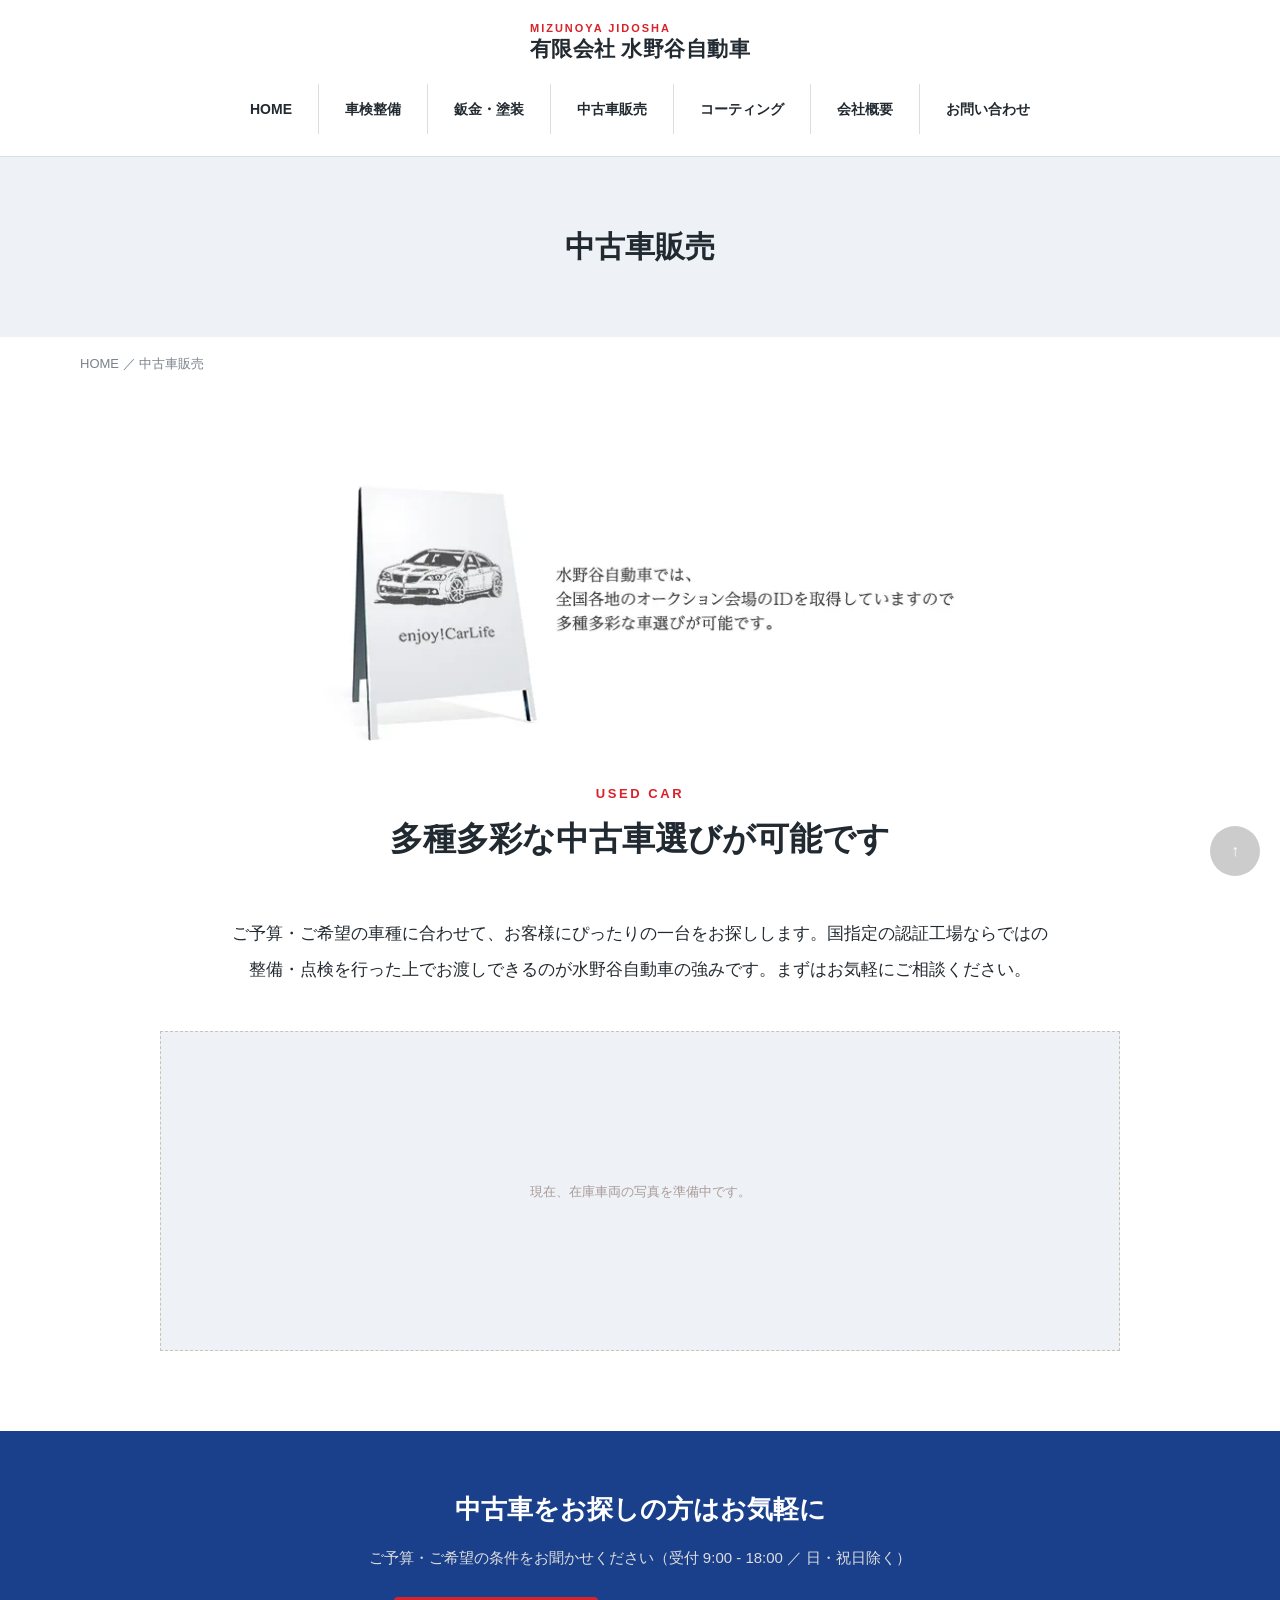
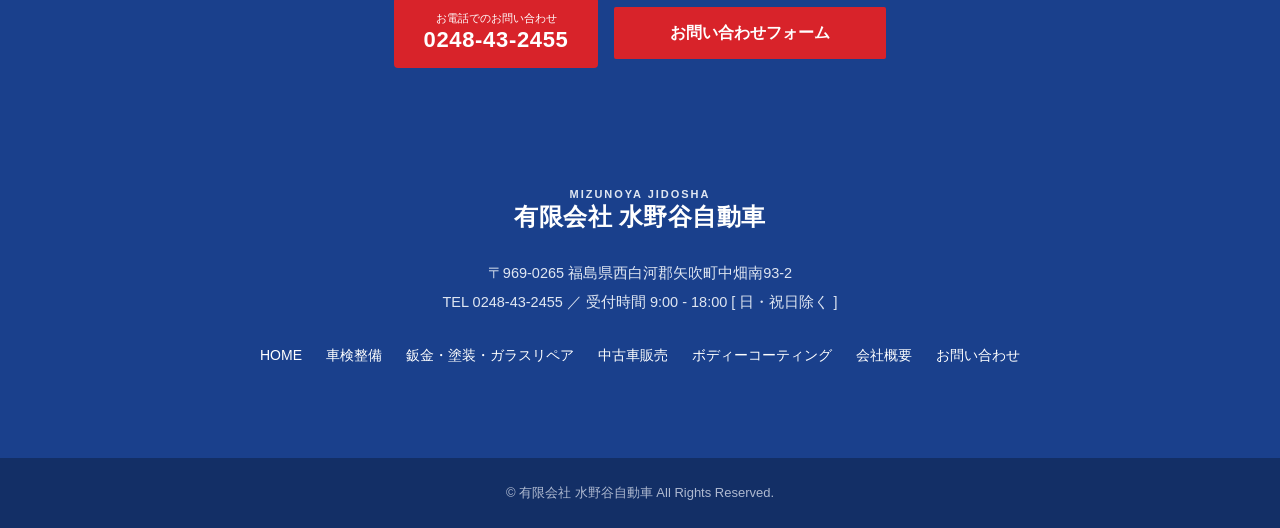
<file: usedcar-sales.html>
<!DOCTYPE html>
<html lang="ja">
<head>
<meta charset="utf-8">
<meta name="viewport" content="width=device-width, initial-scale=1">
<meta name="robots" content="noindex,nofollow"><!-- STAGING-NOINDEX 2026-09-09 入れ替え公開時に削除 -->
<title>中古車販売 | 有限会社 水野谷自動車（矢吹町）</title>
<meta name="description" content="有限会社 水野谷自動車の中古車販売。多種多彩な中古車選びが可能です。ご予算・ご希望に合わせて、認証工場ならではの整備済みの一台をご提案します。">
<link rel="stylesheet" href="assets/css/base.css">
<link rel="stylesheet" href="assets/css/theme.css">

<!-- ▼ OGP/Twitterカード/canonical/favicon -->
<link rel="canonical" href="https://bunchan-groobeat.github.io/mizunoya-hp/usedcar-sales.html">
<meta property="og:type" content="website">
<meta property="og:site_name" content="有限会社 水野谷自動車">
<meta property="og:locale" content="ja_JP">
<meta property="og:url" content="https://bunchan-groobeat.github.io/mizunoya-hp/usedcar-sales.html">
<meta property="og:title" content="中古車販売 | 有限会社 水野谷自動車（矢吹町）">
<meta property="og:description" content="有限会社 水野谷自動車の中古車販売。多種多彩な中古車選びが可能です。ご予算・ご希望に合わせて、認証工場ならではの整備済みの一台をご提案します。">
<meta property="og:image" content="https://bunchan-groobeat.github.io/mizunoya-hp/assets/img/mv1.webp">
<meta name="twitter:card" content="summary_large_image">
<link rel="icon" href="assets/img/favicon.svg" type="image/svg+xml">
<link rel="apple-touch-icon" href="assets/img/favicon.svg">

<!-- ▼ 構造化データ(JSON-LD) ─ Service + パンくず。providerは #business を@id参照(NAP重複回避) -->
<script type="application/ld+json">
[
  {
    "@context": "https://schema.org",
    "@type": "Service",
    "serviceType": "中古車販売(相談窓口型)",
    "provider": { "@type": "AutoRepair", "@id": "https://bunchan-groobeat.github.io/mizunoya-hp/#business", "name": "有限会社 水野谷自動車" },
    "areaServed": { "@type": "AdministrativeArea", "name": "福島県西白河郡矢吹町およびその周辺" },
    "url": "https://bunchan-groobeat.github.io/mizunoya-hp/usedcar-sales.html",
    "description": "在庫一覧は設けず、ご希望の車種・ご予算をうかがってお探しする相談窓口型の中古車販売です。"
  },
  {
    "@context": "https://schema.org",
    "@type": "BreadcrumbList",
    "itemListElement": [
      { "@type": "ListItem", "position": 1, "name": "HOME", "item": "https://bunchan-groobeat.github.io/mizunoya-hp/" },
      { "@type": "ListItem", "position": 2, "name": "中古車販売", "item": "https://bunchan-groobeat.github.io/mizunoya-hp/usedcar-sales.html" }
    ]
  }
]
</script>
</head>
<!-- class="sub" で下層ページ共通の新トーン(紺ベタフッター/フローティング電話/余白)を適用 -->
<body class="sub">
<!-- ===== ヘッダー ===== -->
<header id="header">
  <div id="header_inner">
    <div id="logo_image"><a class="text_logo" href="index.html"><span class="lg_en">MIZUNOYA JIDOSHA</span><span class="lg_ja">有限会社 水野谷自動車</span></a></div>
    <input type="checkbox" id="nav_toggle">
    <label class="nav_toggle_btn" for="nav_toggle" aria-label="メニュー"><span></span></label>
    <nav class="global_menu">
      <ul>
        <li><a href="index.html">HOME</a></li>
        <li><a href="maintenance.html">車検整備</a></li>
        <li><a href="repair.html">鈑金・塗装</a></li>
        <li><a href="usedcar-sales.html">中古車販売</a></li>
        <li><a href="coating.html">コーティング</a></li>
        <li><a href="company.html">会社概要</a></li>
        <li><a href="contact.html">お問い合わせ</a></li>
      </ul>
    </nav>
  </div>
</header>

<!-- ===== ページ見出し ===== -->
<div id="main_image3"><h1>中古車販売</h1></div>
<div class="container"><ol class="breadcrumb"><li><a href="index.html">HOME</a> ／ 中古車販売</li></ol></div>

<!-- ===== 本文 ===== -->
<div class="section">
  <div style="text-align:center; margin:0 0 40px;">
    <img src="assets/img/usedcar-caption.webp" width="655" height="270" alt="中古車販売" style="max-width:660px; width:100%;">
  </div>
  <div class="section_head"><span class="en">USED CAR</span><h2 class="ja">多種多彩な中古車選びが可能です</h2></div>
  <p class="lead" style="max-width:820px; margin:0 auto; text-align:center;">ご予算・ご希望の車種に合わせて、お客様にぴったりの一台をお探しします。国指定の認証工場ならではの整備・点検を行った上でお渡しできるのが水野谷自動車の強みです。まずはお気軽にご相談ください。</p>

  <div style="max-width:960px; margin:44px auto 0;">
    <div class="img_placeholder" style="min-height:320px;">
      現在、在庫車両の写真を準備中です。
    </div>
  </div>
</div>

<!-- ===== CTA帯 ===== -->
<section class="cta_band">
  <p class="cta_head">中古車をお探しの方はお気軽に</p>
  <p class="cta_sub">ご予算・ご希望の条件をお聞かせください（受付 9:00 - 18:00 ／ 日・祝日除く）</p>
  <div class="cta_actions">
    <a class="tel_button" href="tel:0248-43-2455"><span><span class="tel_sub">お電話でのお問い合わせ</span><span class="tel_num">0248-43-2455</span></span></a>
    <a class="link_button accent" href="contact.html">お問い合わせフォーム</a>
  </div>
</section>

<!-- ===== フッター ===== -->
<footer>
  <div id="footer_top"><div id="footer_top_inner">
    <div id="footer_logo_image"><span class="text_logo"><span class="lg_en">MIZUNOYA JIDOSHA</span><span class="lg_ja">有限会社 水野谷自動車</span></span></div>
    <p id="footer_info">〒969-0265 福島県西白河郡矢吹町中畑南93-2<br>TEL 0248-43-2455 ／ 受付時間 9:00 - 18:00 [ 日・祝日除く ]</p>
    <ul id="footer_menu_list">
      <li><a href="index.html">HOME</a></li>
      <li><a href="maintenance.html">車検整備</a></li>
      <li><a href="repair.html">鈑金・塗装・ガラスリペア</a></li>
      <li><a href="usedcar-sales.html">中古車販売</a></li>
      <li><a href="coating.html">ボディーコーティング</a></li>
      <li><a href="company.html">会社概要</a></li>
      <li><a href="contact.html">お問い合わせ</a></li>
    </ul>
  </div></div>
  <div id="footer_bottom"><p id="copyright">&copy; 有限会社 水野谷自動車 All Rights Reserved.</p></div>
</footer>
<!-- スマホ常時表示の電話ボタン(フローティング・全ページ共通) -->
<a class="floating_tel" href="tel:0248-43-2455" aria-label="電話をかける 0248-43-2455">
  <svg viewBox="0 0 24 24" fill="currentColor" aria-hidden="true"><path d="M6.6 10.8a15.5 15.5 0 0 0 6.6 6.6l2.2-2.2a1 1 0 0 1 1-.24 11.4 11.4 0 0 0 3.6.58 1 1 0 0 1 1 1V20a1 1 0 0 1-1 1A17 17 0 0 1 3 4a1 1 0 0 1 1-1h3.5a1 1 0 0 1 1 1 11.4 11.4 0 0 0 .58 3.6 1 1 0 0 1-.24 1z"/></svg>
  <span class="ft_txt"><span class="ft_sub">お電話はこちら</span><span class="ft_num">0248-43-2455</span></span>
</a>
<a id="return_top" href="#" aria-label="ページ上部へ戻る">↑</a>
<script src="assets/js/site.js"></script>
</body>
</html>
</file>
<file: assets/css/base.css>
@charset "utf-8";
/* =========================================================
   ぶんちゃん式 車屋サイト 共通ベースCSS

   使い方:
   1. 各サイトは <link rel="stylesheet" href="assets/css/base.css"> を最初に読む
   2. その後 <link rel="stylesheet" href="assets/css/theme.css"> を読み、
      :root のトークン(--accent 等)を上書きして配色・フォントを差別化する
   ========================================================= */

:root{
  /* --- テーマトークン(theme.css で上書きする) --- */
  --accent:#1a5aa8;         /* アクセント色。車屋ごとに変更 */
  --accent-2:#c8102e;       /* 補助アクセント(電話CTA等) */
  --base:#222222;           /* 本文・濃色 */
  --panel:#eef1f5;          /* 面の淡色(帯・フッター背景) */
  --line:#dddddd;           /* 罫線 */
  --muted:#888888;          /* 補助テキスト */
  --container:1160px;
  --sans: "Helvetica Neue",Arial,"ヒラギノ角ゴ Pro W3","Hiragino Kaku Gothic Pro","メイリオ",Meiryo,sans-serif;
  --mincho: Garamond,"Times New Roman","游明朝","Yu Mincho","游明朝体","YuMincho","ヒラギノ明朝 Pro W3","Hiragino Mincho Pro","ＭＳ Ｐ明朝","MS PMincho",serif;
}

*,*::before,*::after{ box-sizing:border-box; }
html{ -webkit-text-size-adjust:100%; text-size-adjust:100%; }
body{
  margin:0; color:var(--base); font-size:15px; line-height:1.8;
  font-family:var(--sans); background:#fff;
}
img{ max-width:100%; height:auto; vertical-align:top; }
a{ color:var(--base); text-decoration:none; transition:color .2s; }
a:hover{ color:var(--accent); }
ol,ul{ list-style:none; margin:0; padding:0; }
h1,h2,h3,h4,p{ margin:0; }

.container{ width:var(--container); max-width:100%; margin:0 auto; padding:0 20px; }
.mincho{ font-family:var(--mincho); }
.clearfix::after{ content:""; display:block; clear:both; }
.sr-only{ position:absolute; width:1px; height:1px; padding:0; margin:-1px; overflow:hidden; clip:rect(0,0,0,0); border:0; }

/* リンクボタン --------------------------------------------------- */
.link_button{
  display:inline-block; height:52px; line-height:52px; padding:0 56px;
  color:#fff !important; font-weight:bold; background:var(--base); transition:background .2s; border-radius:2px;
}
.link_button:hover{ background:var(--accent); color:#fff !important; }
.link_button.accent{ background:var(--accent); }
.link_button.accent:hover{ background:var(--base); }

/* 電話CTAボタン(車屋で多用。tel:リンク) --------------------------- */
.tel_button{
  display:inline-flex; align-items:center; gap:10px; padding:14px 30px; border-radius:4px;
  background:var(--accent-2); color:#fff !important; font-weight:bold; line-height:1.3; transition:opacity .2s;
}
.tel_button:hover{ opacity:.88; color:#fff !important; }
.tel_button .tel_num{ font-size:22px; letter-spacing:.03em; }
.tel_button .tel_sub{ font-size:11px; display:block; font-weight:normal; }

/* =========================================================
   ヘッダー / グローバルナビ
========================================================= */
#header{ position:relative; text-align:center; z-index:20; border-bottom:1px solid var(--line); }
#header_inner{ padding:22px 0; }
#logo_image{ margin-bottom:18px; }
#logo_image img{ height:auto; }

.global_menu{ display:inline-block; font-weight:bold; }
.global_menu > ul{ display:inline-flex; height:50px; }
.global_menu > ul > li{ position:relative; border-left:1px solid var(--line); }
.global_menu > ul > li:first-child{ border-left:none; }
.global_menu > ul > li > a{
  display:block; height:50px; line-height:50px; padding:0 26px; font-size:14px; white-space:nowrap;
}
/* ドロップダウン */
.global_menu ul ul{
  position:absolute; top:50px; left:0; width:220px; display:none; z-index:30;
  box-shadow:0 6px 18px rgba(0,0,0,.12);
}
.global_menu > ul > li:hover > ul{ display:block; }
.global_menu ul ul li{ border:none; }
.global_menu ul ul a{
  display:block; padding:14px 20px 12px; font-size:14px; font-weight:400; text-align:left;
  color:#fff; background:var(--base);
}
.global_menu ul ul a:hover{ background:var(--accent); color:#fff; }

/* モバイル用ハンバーガー(PCでは非表示) */
#nav_toggle{ display:none; }
.nav_toggle_btn{ display:none; }

/* =========================================================
   ページ見出し(下層ページ)
========================================================= */
/* 写真バナー */
#main_image{ width:100%; overflow:hidden; }
#main_image img{ width:100%; display:block; }
/* 淡色帯(下層ページ見出し) */
#main_image3{ background:var(--panel); text-align:center; }
#main_image3 h1,#main_image3 h2{ height:180px; line-height:180px; font-size:26px; font-weight:bold; font-family:var(--mincho); }

/* パンくず */
.breadcrumb{ font-size:12px; color:var(--muted); padding:15px 0; }
.breadcrumb a{ color:var(--muted); }
.breadcrumb a:hover{ color:var(--accent); }

/* 汎用セクション見出し */
.section{ width:var(--container); max-width:100%; margin:0 auto; padding:80px 20px; }
.section_head{ text-align:center; margin:0 0 50px; }
.section_head .en{ display:block; font-size:13px; letter-spacing:.2em; color:var(--accent); font-weight:bold; margin:0 0 10px; }
.section_head .ja{ font-size:30px; font-weight:bold; font-family:var(--mincho); line-height:1.5; }
.lead{ font-size:15px; line-height:2.2; }

/* =========================================================
   トップ: メインスライダー
========================================================= */
#top_slider{ position:relative; overflow:hidden; background:#fff; }
#top_slider .slides{ position:relative; }
#top_slider .slide{ display:none; }
#top_slider .slide.is-active{ display:block; }
#top_slider .slide img{ width:100%; display:block; }
.slider_dots{ position:absolute; left:0; right:0; bottom:15px; text-align:center; }
.slider_dots button{
  width:12px; height:12px; margin:0 6px; padding:0; border:none; border-radius:50%;
  background:rgba(255,255,255,.7); cursor:pointer; text-indent:-9999px; overflow:hidden;
}
.slider_dots button.is-active,.slider_dots button:hover{ background:var(--accent); }

/* スマホ用メインスライダー(PCでは非表示) */
#sp_slider{ display:none; overflow:hidden; background:#fff; }
#sp_slider .slide{ display:none; }
#sp_slider .slide.is-active{ display:block; }
#sp_slider img{ width:100%; display:block; }

/* =========================================================
   淡色 2カラム帯 (キャッチ + 画像)
========================================================= */
.index_band{ background:var(--panel); }
.index_band .band_inner{ display:flex; align-items:center; gap:40px; padding:60px 20px; width:var(--container); max-width:100%; margin:0 auto; }
.index_band .band_text{ flex:1 1 520px; }
.index_band .band_image{ flex:0 0 auto; max-width:50%; }
.index_band .headline{ font-size:28px; line-height:1.8; font-weight:bold; margin:0 0 16px; font-family:var(--mincho); }
.index_band .desc{ font-size:15px; line-height:2.2; margin:0 0 26px; }
.index_band.reverse .band_inner{ flex-direction:row-reverse; }

/* =========================================================
   サービスカード(車屋TOPのサービス一覧: アイコン/写真 + 見出し + 説明)
========================================================= */
.service_grid{ display:grid; grid-template-columns:repeat(3,1fr); gap:30px; }
.service_card{ border:1px solid var(--line); background:#fff; overflow:hidden; display:flex; flex-direction:column; transition:box-shadow .2s,transform .2s; }
.service_card:hover{ box-shadow:0 10px 26px rgba(0,0,0,.10); transform:translateY(-3px); }
.service_card .thumb{ display:block; aspect-ratio:16/10; overflow:hidden; background:var(--panel); }
.service_card .thumb img{ width:100%; height:100%; object-fit:cover; display:block; transition:transform .3s; }
.service_card:hover .thumb img{ transform:scale(1.05); }
.service_card .body{ padding:22px 22px 26px; flex:1 1 auto; display:flex; flex-direction:column; }
.service_card .title{ font-size:19px; font-weight:bold; margin:0 0 12px; font-family:var(--mincho); }
.service_card .text{ font-size:14px; line-height:2; color:var(--base); flex:1 1 auto; }
.service_card .more{ margin-top:16px; font-size:13px; font-weight:bold; color:var(--accent); }

/* =========================================================
   特徴行(サービス下層ページ: テキスト + 写真 交互)
========================================================= */
.feature_row{ display:flex; align-items:center; gap:50px; margin:0 0 64px; }
.feature_row:last-child{ margin-bottom:0; }
.feature_row.reverse{ flex-direction:row-reverse; }
.feature_row .ft_text{ flex:1 1 50%; }
.feature_row .ft_image{ flex:1 1 50%; }
.feature_row .ft_image img{ width:100%; display:block; }
.feature_row .en{ font-size:13px; font-weight:bold; letter-spacing:.12em; color:var(--accent); margin:0 0 8px; }
.feature_row .headline{ font-size:24px; font-weight:bold; line-height:1.6; margin:0 0 20px; font-family:var(--mincho); }
.feature_row .desc{ font-size:15px; line-height:2.2; }
.feature_row .desc + .desc{ margin-top:1em; }

/* 画像プレースホルダ */
.img_placeholder{
  display:flex; align-items:center; justify-content:center; min-height:260px;
  background:var(--panel); color:#a99; font-size:13px; border:1px dashed #c9c2b6; text-align:center; padding:20px;
}

/* =========================================================
   画像タイル・グリッド(施工例・在庫写真等) + ライトボックス
========================================================= */
.tile_grid{ display:flex; flex-wrap:wrap; gap:30px; }
.tile{ width:266px; height:266px; position:relative; overflow:hidden; border:12px solid var(--panel); }
.tile .thumb{ display:block; width:100%; height:100%; cursor:pointer; }
.tile img{ width:100%; height:100%; object-fit:cover; display:block; }
.tile .title{
  position:absolute; left:0; bottom:0; width:100%; padding:14px 10px; text-align:center;
  color:#fff !important; background:rgba(0,0,0,.45); transform:translateY(100%); transition:transform .25s;
  font-size:13px; line-height:1.5;
}
.tile:hover .title{ transform:translateY(0); }

/* ライトボックス(白背景・送り・ローディング・キャプション) */
.lightbox_overlay{
  position:fixed; inset:0; background:rgba(255,255,255,.94); z-index:1000;
  display:none; align-items:center; justify-content:center; cursor:pointer; padding:20px; overflow:hidden;
}
.lightbox_overlay.is-open{ display:flex; animation:lb-overlay-fade .25s ease; }
@keyframes lb-overlay-fade{ from{ opacity:0; } to{ opacity:1; } }
.lightbox_overlay img{
  max-width:90vw; max-height:85vh; box-shadow:0 4px 30px rgba(0,0,0,.25); background:#fff;
  cursor:pointer; will-change:transform,opacity;
}
.lb_loading, .lb_loading div{ border-radius:50%; box-sizing:content-box; }
.lb_loading{
  display:none; width:40px; height:40px; background:rgba(0,0,0,.5);
  position:fixed; z-index:1002; top:50%; left:50%; padding:10px; margin:-40px 0 0 -40px;
  box-shadow:0 0 40px rgba(0,0,0,.75);
}
.lb_loading div{ width:40px; height:40px; background:#fff; animation:imagelightbox-loading .5s ease infinite; }
@keyframes imagelightbox-loading{
  from{ opacity:.5; transform:scale(.6); } 50%{ opacity:1; transform:scale(1); } to{ opacity:.5; transform:scale(.6); }
}
.lb_caption{
  display:none; position:fixed; left:0; right:0; bottom:0; z-index:1003;
  text-align:center; font-weight:bold; font-size:14px; color:#fff; padding:20px;
  background:rgba(0,0,0,.6); border-top:1px solid #333; box-shadow:0 0 5px 0 rgba(0,0,0,.5);
}

/* =========================================================
   会社概要 / 情報テーブル
========================================================= */
.info_table{ width:100%; max-width:820px; margin:0 auto; border-collapse:collapse; }
.info_table th,.info_table td{ border-bottom:1px solid var(--line); padding:18px 20px; font-size:15px; text-align:left; vertical-align:top; line-height:1.9; }
.info_table th{ width:220px; white-space:nowrap; font-weight:bold; background:var(--panel); }
@media (max-width:600px){
  .info_table th,.info_table td{ display:block; width:100%; border:none; padding:12px 14px; }
  .info_table th{ padding-bottom:4px; }
  .info_table tr{ display:block; border-bottom:1px solid var(--line); padding:6px 0; }
}

/* 地図 */
.map_wrap{ position:relative; width:100%; max-width:820px; margin:30px auto 0; aspect-ratio:16/9; }
.map_wrap iframe{ position:absolute; inset:0; width:100%; height:100%; border:0; }

/* =========================================================
   CTA帯(電話 + 外部リンク: goo-net在庫・保険等)
========================================================= */
.cta_band{ background:var(--base); color:#fff; text-align:center; padding:56px 20px; }
.cta_band .cta_head{ font-size:24px; font-weight:bold; margin:0 0 10px; font-family:var(--mincho); }
.cta_band .cta_sub{ font-size:14px; color:#ddd; margin:0 0 26px; }
.cta_band .cta_actions{ display:flex; flex-wrap:wrap; gap:16px; justify-content:center; align-items:center; }

/* 外部リンク(在庫・保険)注記 */
.ext_note{ font-size:12px; color:var(--muted); margin-top:8px; }

/* =========================================================
   お知らせ
========================================================= */
.news_list li{ border-bottom:1px dotted var(--line); padding:0 0 18px; margin:0 0 18px; display:flex; gap:18px; flex-wrap:wrap; }
.news_list .date{ font-size:14px; font-weight:bold; color:var(--accent); }
.news_list .title{ font-size:15px; }

/* =========================================================
   Instagram セクション(任意)
========================================================= */
.section_insta{ width:var(--container); max-width:100%; margin:0 auto; padding:40px 20px 90px; text-align:center; }
.insta_feed{ display:grid; grid-template-columns:repeat(6,1fr); gap:10px; }
.insta_feed a{ position:relative; display:block; aspect-ratio:1/1; overflow:hidden; background:var(--panel); }
.insta_feed img{ width:100%; height:100%; object-fit:cover; transition:transform .3s; }
.insta_feed a:hover img{ transform:scale(1.06); }
.insta_placeholder{ display:flex; align-items:center; justify-content:center; aspect-ratio:1/1; background:var(--panel); color:#a99; font-size:11px; text-align:center; padding:8px; }

/* =========================================================
   CONTACT フォーム(Formspree)
========================================================= */
.contact_wrap{ width:720px; max-width:100%; margin:0 auto; padding:60px 20px 100px; }
.contact_lead{ text-align:center; font-size:15px; line-height:2.2; margin:0 0 40px; }
.contact_form dl{ margin:0 0 25px; }
.contact_form dt{ font-weight:bold; font-size:14px; margin:0 0 8px; }
.contact_form dt .req{ color:var(--accent-2); font-size:12px; margin-left:8px; }
.contact_form input[type=text],
.contact_form input[type=email],
.contact_form input[type=tel],
.contact_form select,
.contact_form textarea{
  width:100%; padding:12px 14px; border:1px solid #ccc; font-size:15px; font-family:inherit; background:#fff; border-radius:2px;
}
.contact_form input:focus,.contact_form select:focus,.contact_form textarea:focus{ outline:none; border-color:var(--accent); }
.contact_form textarea{ min-height:180px; resize:vertical; }
.form_status{ margin:20px 0 0; padding:14px 16px; border-radius:4px; font-size:14px; line-height:1.7; text-align:center; }
.form_status.is-pending{ background:#f3f1ec; color:var(--base); }
.form_status.is-success{ background:#eaf5ea; color:#2e7d32; border:1px solid #c3e2c3; }
.form_status.is-error{ background:#fdecea; color:#c0392b; border:1px solid #f5c6c0; }
.contact_submit{ text-align:center; margin-top:30px; }
.contact_submit button{
  height:52px; line-height:52px; padding:0 70px; border:none; cursor:pointer; border-radius:2px;
  color:#fff; font-weight:bold; background:var(--base); transition:background .2s; font-size:15px;
}
.contact_submit button:hover{ background:var(--accent); }
.contact_submit button:disabled{ opacity:.6; cursor:default; }

/* =========================================================
   フッター
========================================================= */
#footer_top{ background:var(--panel); }
#footer_top_inner{ width:var(--container); max-width:100%; margin:0 auto; padding:64px 20px; text-align:center; }
#footer_logo_image{ margin-bottom:24px; }
#footer_info{ font-size:13px; line-height:2; color:var(--base); margin:0 0 24px; }
#footer_menu_list{ display:flex; flex-wrap:wrap; justify-content:center; gap:10px 24px; margin:0 auto 24px; }
#footer_menu_list a{ font-size:13px; }
#footer_social{ display:flex; justify-content:center; gap:18px; }
#footer_social a{ display:block; color:var(--base); }
#footer_social a:hover{ color:var(--accent); }
#footer_bottom{ height:70px; }
#copyright{ text-align:center; line-height:70px; font-size:12px; color:var(--muted); }

/* ページ上部へ戻る */
#return_top{ position:fixed; right:20px; bottom:24px; width:50px; height:50px; border-radius:50%;
  background:#ccc; color:#fff; display:flex; align-items:center; justify-content:center; z-index:40; transition:background .2s; }
#return_top:hover{ background:var(--base); color:#fff; }

/* =========================================================
   レスポンシブ
========================================================= */
@media (max-width:1000px){
  .service_grid{ grid-template-columns:repeat(2,1fr); }
  .insta_feed{ grid-template-columns:repeat(3,1fr); }
}
@media (max-width:820px){
  /* ヘッダー: ロゴ左 + ハンバーガー右 */
  #header{ height:60px; text-align:left; }
  #header_inner{ display:flex; align-items:center; height:60px; padding:0; }
  #logo_image{ margin:0; padding-left:15px; }
  #logo_image img{ height:32px; width:auto; }

  .nav_toggle_btn{
    display:block; position:absolute; top:0; right:0; width:60px; height:60px;
    border:none; background:transparent; cursor:pointer; border-radius:0;
  }
  .nav_toggle_btn span{ position:absolute; left:21px; top:29px; width:18px; height:2px; background:var(--base); transition:.25s; }
  .nav_toggle_btn span::before,.nav_toggle_btn span::after{
    content:""; position:absolute; left:0; width:18px; height:2px; background:var(--base); transition:.25s;
  }
  .nav_toggle_btn span::before{ top:-6px; } .nav_toggle_btn span::after{ top:6px; }
  #nav_toggle:checked ~ .nav_toggle_btn{ background:var(--base); }
  #nav_toggle:checked ~ .nav_toggle_btn span{ background:transparent; }
  #nav_toggle:checked ~ .nav_toggle_btn span::before{ top:0; transform:rotate(45deg); background:#fff; }
  #nav_toggle:checked ~ .nav_toggle_btn span::after{ top:0; transform:rotate(-45deg); background:#fff; }

  .global_menu{ display:block; font-weight:normal; }
  .global_menu > ul{
    display:none; flex-direction:column; height:auto; text-align:left;
    position:absolute; top:60px; left:0; width:100%; z-index:30; box-shadow:1px 2px 4px rgba(0,0,0,.15);
  }
  #nav_toggle:checked ~ .global_menu > ul{ display:flex; }
  .global_menu > ul > li{ border:none; }
  .global_menu > ul > li > a{ height:50px; line-height:50px; padding:0 15px; font-size:14px; font-weight:normal; color:#fff; background:var(--base); border-bottom:1px solid rgba(255,255,255,.12); }
  .global_menu ul ul{ position:static; width:100%; display:block; box-shadow:none; }
  .global_menu ul ul a{ background:rgba(0,0,0,.85); color:#fff; padding:0 15px 0 28px; height:46px; line-height:46px; font-size:13px; }

  #top_slider{ display:none; }
  #sp_slider{ display:block; }

  #main_image3 h1,#main_image3 h2{ height:auto; line-height:1.5; font-size:21px; padding:36px 15px; }
  .breadcrumb{ font-size:10px; padding:12px 0; }

  .section{ padding:44px 15px; }
  .section_head{ margin:0 0 30px; }
  .section_head .ja{ font-size:22px; }

  .index_band .band_inner{ flex-direction:column; align-items:stretch; gap:0; text-align:left; width:auto; max-width:100%; padding:34px 15px; }
  .index_band .band_text{ flex:none; }
  .index_band .band_image{ flex:none; max-width:100%; width:90%; margin:16px auto 0; }
  .index_band .headline{ font-size:20px; }
  .index_band.reverse .band_inner{ flex-direction:column-reverse; }
  .index_band.reverse .band_image{ margin:0 auto 20px; }

  .service_grid{ grid-template-columns:1fr; gap:20px; }

  .feature_row,.feature_row.reverse{ flex-direction:column; align-items:stretch; gap:20px; margin:0 0 40px; }
  .feature_row .ft_text,.feature_row .ft_image{ flex:none; }
  .feature_row .headline{ font-size:20px; }

  .tile_grid{ gap:12px; justify-content:space-between; }
  .tile{ width:calc(50% - 6px); height:auto; aspect-ratio:1/1; border:8px solid var(--panel); }
  .tile .title{ display:none; }

  .cta_band{ padding:40px 15px; }
  .cta_band .cta_head{ font-size:20px; }
  .cta_band .cta_actions{ flex-direction:column; }

  .section_insta{ padding:44px 15px; }
  .insta_feed{ grid-template-columns:repeat(3,1fr); gap:4px; }

  .contact_wrap{ padding:40px 15px 60px; }

  #footer_top_inner{ padding:40px 20px; }
  #footer_menu_list{ gap:8px 16px; }
  #footer_bottom{ height:60px; }
  #copyright{ line-height:60px; }
  #return_top{ right:0; bottom:0; width:56px; height:56px; border-radius:0; }
}
</file>
<file: assets/css/theme.css>
@charset "utf-8";
/* =========================================================
   有限会社 水野谷自動車 テーマトークン上書き (theme.css)
   ・base.css の後に読み込む。base.css は編集しない。
   ・整備工場の信頼感／「国指定認証工場」の公的・堅実なトーン。
   配色: 濃紺ブルー(公的・堅実) + 赤(電話CTA)。
   ========================================================= */

/* =========================================================
   ★★★ 配色トーン切替 — サイト全体で「ここ1か所」だけ ★★★
   ---------------------------------------------------------
   下の【適用】ブロックの2行を書き換えると、トップ＋下層6ページの
   メイン/サブ配色が一斉に切り替わります（README参照）。

     ・赤メイン案(既定) : --brand-main = 赤 / --brand-sub = 紺
     ・紺メイン案        : --brand-main = 紺 / --brand-sub = 赤

   ※ 電話CTA(赤)・フッターベタ(紺)・ヒーロー背景(紺)は
     「視認性/締め色」として固定（トーンに依らず不変）。
========================================================= */
:root{
  /* 看板から採色した不変のブランド色（ここは変えない） */
  --brand-red:#d8232a;    /* ミズノヤシドウシャ 赤枠ロゴの赤 */
  --brand-navy:#1a408c;   /* KURU MAYA バッジの紺 */

  /* 【適用】▼▼▼ トーン切替はこの2行だけ ▼▼▼
     紺メインにするには 2行を入れ替える:
       --brand-main: var(--brand-navy);
       --brand-sub:  var(--brand-red);   */
  --brand-main: var(--brand-red);
  --brand-sub:  var(--brand-navy);
  /* 【適用】▲▲▲ ここまで ▲▲▲ */
}

:root{
  --accent:   var(--brand-main);  /* 主アクセント: トーンのメイン色(見出しEN・リンク・各所) */
  --accent-2: var(--brand-red);   /* 電話CTA: 赤で固定(緊急連絡の視認性) */
  --base:#222a31;        /* 本文・濃色: ダークスレート */
  --panel:#eef2f6;       /* 淡色面: 帯・フッター背景 */
  --line:#d9dee4;        /* 罫線 */
  --muted:#7a828b;       /* 補助テキスト */
}

/* ---------------------------------------------------------
   テキストロゴ
--------------------------------------------------------- */
.text_logo{ display:inline-block; line-height:1.25; text-align:left; }
.text_logo .lg_en{ display:block; font-size:11px; letter-spacing:.18em; color:var(--accent); font-weight:bold; }
.text_logo .lg_ja{ display:block; font-size:21px; font-weight:bold; font-family:var(--mincho); color:var(--base); letter-spacing:.02em; }
.text_logo:hover .lg_ja{ color:var(--accent); }
@media (max-width:820px){
  .text_logo .lg_en{ font-size:9px; }
  .text_logo .lg_ja{ font-size:15px; }
}
#footer_logo_image .text_logo .lg_ja{ font-size:24px; }
#footer_logo_image .text_logo{ text-align:center; }

/* ---------------------------------------------------------
   認証バッジ (国指定認証工場の訴求)
--------------------------------------------------------- */
.cert_badge{
  display:inline-flex; align-items:center; gap:12px; padding:12px 22px; border-radius:6px;
  background:var(--accent); color:#fff; font-weight:bold; line-height:1.4;
}
.cert_badge .cert_mark{ font-size:11px; letter-spacing:.14em; opacity:.85; }
.cert_badge .cert_main{ font-size:17px; }
.cert_badge .cert_no{ font-size:13px; font-weight:normal; opacity:.9; }
@media (max-width:820px){ .cert_badge{ flex-direction:column; align-items:flex-start; gap:4px; padding:12px 16px; } }

/* トップの認証ヒーロー帯 */
.cert_hero{ background:linear-gradient(180deg,#0f3a63,#13497e); color:#fff; text-align:center; padding:46px 20px; }
.cert_hero .ch_en{ font-size:12px; letter-spacing:.24em; opacity:.8; font-weight:bold; }
.cert_hero .ch_main{ font-size:26px; font-weight:bold; font-family:var(--mincho); margin:10px 0 6px; line-height:1.5; }
.cert_hero .ch_sub{ font-size:14px; color:#d6e2ee; }
@media (max-width:820px){ .cert_hero{ padding:32px 15px; } .cert_hero .ch_main{ font-size:20px; } }

/* ---------------------------------------------------------
   工程ステップ (鈑金塗装・コーティングの手順表示)
--------------------------------------------------------- */
.process_list{ counter-reset:step; max-width:900px; margin:0 auto; }
.process_step{
  display:flex; gap:22px; padding:24px 0; border-bottom:1px solid var(--line); align-items:flex-start;
}
.process_step:last-child{ border-bottom:none; }
.process_step .st_no{
  flex:0 0 auto; width:46px; height:46px; border-radius:50%; background:var(--accent); color:#fff;
  display:flex; align-items:center; justify-content:center; font-weight:bold; font-size:18px; font-family:var(--mincho);
}
.process_step .st_body{ flex:1 1 auto; }
.process_step .st_title{ font-size:18px; font-weight:bold; margin:6px 0 8px; font-family:var(--mincho); }
.process_step .st_text{ font-size:14.5px; line-height:2; color:var(--base); }
@media (max-width:820px){
  .process_step{ gap:14px; padding:18px 0; }
  .process_step .st_no{ width:38px; height:38px; font-size:16px; }
  .process_step .st_title{ font-size:16px; }
}

/* 特長カード(コーティングの4つの特長など) */
.point_grid{ display:grid; grid-template-columns:repeat(2,1fr); gap:22px; max-width:960px; margin:0 auto; }
.point_card{ border:1px solid var(--line); border-radius:6px; padding:26px 26px 28px; background:#fff; }
.point_card .pc_title{ font-size:17px; font-weight:bold; margin:0 0 10px; color:var(--accent); font-family:var(--mincho); }
.point_card .pc_text{ font-size:14.5px; line-height:2; }
@media (max-width:820px){ .point_grid{ grid-template-columns:1fr; gap:16px; } }

/* ---------------------------------------------------------
   取扱ブランド
--------------------------------------------------------- */
.brand_list{ display:flex; flex-wrap:wrap; gap:12px 14px; justify-content:center; max-width:900px; margin:0 auto; }
.brand_list li{
  border:1px solid var(--line); border-radius:4px; padding:10px 18px; font-size:14px; font-weight:bold;
  color:var(--base); background:#fff; letter-spacing:.03em;
}
.brand_logos{ display:flex; flex-wrap:wrap; gap:20px; justify-content:center; align-items:center; margin:26px auto 0; }
.brand_logos img{ height:38px; width:auto; }

/* お知らせを少し内側に */
.news_wrap{ max-width:820px; margin:0 auto; }

/* ---------------------------------------------------------
   データ表(部品交換の目安 等・2列で左見出しが長文になり得る)
--------------------------------------------------------- */
.spec_table_wrap{ max-width:900px; margin:0 auto; overflow-x:auto; }
.spec_table{ width:100%; border-collapse:collapse; }
.spec_table th,.spec_table td{ border:1px solid var(--line); padding:14px 16px; font-size:14.5px; line-height:1.8; text-align:left; vertical-align:top; }
.spec_table th{ width:38%; background:var(--panel); font-weight:bold; }
.spec_table tbody tr:nth-child(odd){ background:#fafbfc; }
@media (max-width:600px){
  .spec_table th{ width:44%; padding:10px 12px; font-size:13px; }
  .spec_table td{ padding:10px 12px; font-size:13px; }
}

/* =========================================================
   ▼▼▼ TOPページ ▼▼▼
   ・看板ブランド(赤メイン/紺締め/白ベース)のネオクラシック配色。
   ・すべて body.home スコープ or 新規クラスで、下層ページには影響させない。
   ・base.css は一切変更していない(トークン上書き + 追加クラスのみ)。
========================================================= */

/* --- 旧名エイリアス(不変のブランド色。既存コードの後方互換用) --- */
:root{
  --red:  var(--brand-red);   /* = 看板赤(固定)。トーンで動かしたい箇所は --brand-main を使う */
  --navy: var(--brand-navy);  /* = KURU MAYA紺(固定)。締め色として使用 */
}
/* 主アクセント(--accent)は冒頭のトーン切替(--brand-main)で全ページ一斉に決まる。
   TOPページ個別の色上書きは廃止し、下記の装飾は --brand-main / --brand-sub を参照する。 */

/* ヘッダー/フッターの仮ロゴ画像(logo-temp.svg は縦長のためサイズ固定) */
.home #header .brand_logo img{ height:54px; width:auto; display:block; }
.home #footer_logo_image .footer_brand_logo{ height:66px; width:auto; }
@media (max-width:820px){
  .home #header .brand_logo img{ height:40px; }
}

/* ---------------------------------------------------------
   1. ヒーロー
--------------------------------------------------------- */
.hero{
  position:relative; min-height:78vh; display:flex; align-items:center; justify-content:center;
  overflow:hidden; background:var(--brand-navy); color:#fff; text-align:center; /* ヒーロー背景は締めの紺で固定 */
}
.hero_bg{ position:absolute; inset:0; }
.hero_bg img{ width:100%; height:100%; object-fit:cover; }
.hero::after{ content:""; position:absolute; inset:0; background:linear-gradient(180deg,rgba(18,26,45,.40),rgba(18,26,45,.66)); }
.hero_inner{ position:relative; z-index:2; padding:70px 20px; max-width:920px; }
.hero_badge_line{ display:flex; align-items:center; justify-content:center; gap:14px; margin:0 0 20px; }
.hero_kuru{ height:42px; width:auto; filter:drop-shadow(0 2px 6px rgba(0,0,0,.35)); }
.hero_since{
  font-family:Arial,var(--sans); font-weight:900; letter-spacing:.26em; font-size:14px;
  padding:6px 14px; border:2px solid #fff; border-radius:3px; background:var(--brand-main); /* トーンに追従 */
}
.hero_copy{
  font-family:var(--mincho); font-weight:bold; font-size:46px; line-height:1.4; letter-spacing:.02em;
  margin:0 0 18px; text-shadow:0 2px 14px rgba(0,0,0,.35);
}
.hero_lead{ font-size:16px; line-height:1.9; color:#eef2f8; margin:0 0 30px; text-shadow:0 1px 8px rgba(0,0,0,.4); }
.hero_actions{ display:flex; flex-wrap:wrap; gap:14px; justify-content:center; align-items:center; }
.hero_scroll{
  position:absolute; left:50%; bottom:18px; transform:translateX(-50%); z-index:3;
  color:#fff !important; font-size:10px; letter-spacing:.22em; font-weight:bold; text-align:center;
}
.hero_scroll_arrow{ display:block; width:1px; height:34px; margin:8px auto 0; background:rgba(255,255,255,.7); position:relative; overflow:hidden; }
.hero_scroll_arrow::after{ content:""; position:absolute; left:0; top:-34px; width:1px; height:34px; background:#fff; animation:scrollLine 1.8s ease-in-out infinite; }
@keyframes scrollLine{ 0%{ transform:translateY(0); } 60%,100%{ transform:translateY(68px); } }
@media (max-width:820px){
  .hero{ min-height:70vh; }
  .hero_copy{ font-size:30px; }
  .hero_lead{ font-size:14px; }
  .hero_kuru{ height:34px; }
}

/* ---------------------------------------------------------
   2. サービスカード4枚(レトロミニカーパッケージ"風"の赤枠ボックス)
--------------------------------------------------------- */
.svc4_grid{ display:grid; grid-template-columns:repeat(4,1fr); gap:22px; }
.svc_card{
  position:relative; display:flex; flex-direction:column; text-align:center;
  background:#fff; border:2px solid var(--brand-main); border-radius:5px; padding:28px 20px 24px;
  box-shadow:0 3px 10px rgba(0,0,0,.05); transition:transform .2s, box-shadow .2s;
}
.svc_card::before{ content:""; position:absolute; inset:5px; border:1px solid rgba(216,35,42,.30); border-radius:3px; pointer-events:none; }
.svc_card:hover{ transform:translateY(-5px); box-shadow:0 14px 28px rgba(0,0,0,.12); }
.svc_icon{ width:60px; height:60px; margin:0 auto 12px; color:var(--brand-main); }
.svc_icon svg{ width:100%; height:100%; }
.svc_no{ display:block; font-family:Arial,var(--sans); font-weight:900; font-size:13px; letter-spacing:.12em; color:var(--brand-sub); }
.svc_title{ display:block; font-family:var(--mincho); font-weight:bold; font-size:20px; margin:2px 0 12px; }
.svc_text{ display:block; font-size:13.5px; line-height:1.9; color:var(--base); text-align:left; flex:1 1 auto; }
.svc_more{ display:block; margin-top:16px; font-size:13px; font-weight:bold; color:var(--brand-main); }
@media (max-width:1000px){ .svc4_grid{ grid-template-columns:repeat(2,1fr); gap:16px; } }
@media (max-width:520px){
  .svc4_grid{ grid-template-columns:1fr; gap:14px; }
  .svc_card{ padding:22px 16px 20px; }
}

/* ---------------------------------------------------------
   3. お知らせ / ブログ(雛形)
--------------------------------------------------------- */
.news_list li{ align-items:center; }
.cat_tag{ font-size:11px; font-weight:bold; color:#fff; background:var(--brand-sub); border-radius:3px; padding:3px 10px; line-height:1.6; }
.news_more_wrap{ text-align:center; margin-top:26px; }
.news_more_note{ font-size:13px; color:var(--muted); }

/* ---------------------------------------------------------
   4. ギャラリー(既存 tile_grid を流用・中央寄せ)
--------------------------------------------------------- */
.gallery_grid{ justify-content:center; }

/* ---------------------------------------------------------
   5. Instagram
--------------------------------------------------------- */
.insta_section .section_head{ margin-bottom:14px; }
.insta_account{ text-align:center; margin:0 0 26px; }
.insta_account a{ font-weight:bold; color:var(--brand-sub); letter-spacing:.04em; }
.insta_account a:hover{ color:var(--brand-main); }

/* ---------------------------------------------------------
   6. 会社案内ダイジェスト
--------------------------------------------------------- */
.company_digest{ background:var(--panel); }
.cd_inner{ display:flex; gap:48px; align-items:center; width:var(--container); max-width:100%; margin:0 auto; padding:84px 20px; }
.cd_lead{ flex:1 1 46%; }
.cd_map{ flex:1 1 54%; }
.cd_since{ font-family:var(--mincho); font-size:22px; font-weight:bold; color:var(--brand-sub); margin:0 0 14px; }
.cd_since strong{ color:var(--brand-main); font-size:26px; }
.cd_text{ font-size:14.5px; line-height:2; margin:0 0 22px; }
.cd_cert{ display:inline-flex; align-items:center; gap:14px; background:#fff; border:1px solid var(--line); border-left:5px solid var(--brand-sub); border-radius:4px; padding:12px 20px; margin:0 0 16px; }
.cd_badge{ height:48px; width:auto; }
.cd_cert_label{ display:block; font-size:11px; color:var(--muted); letter-spacing:.06em; }
.cd_cert_no{ display:block; font-size:20px; font-weight:bold; color:var(--brand-sub); letter-spacing:.04em; }
.cd_access{ font-size:13.5px; color:var(--base); margin:0 0 24px; }
.cd_map .map_wrap{ margin:0; max-width:100%; }
@media (max-width:900px){
  .cd_inner{ flex-direction:column; gap:30px; align-items:stretch; padding:44px 15px; }
  .cd_since strong{ font-size:24px; }
}

/* 全ページ共通: CTA帯・フッターは"締めの紺"ベタ(指示書§2 配色)。
   → 下層6ページも同じ紺フッターに統一。締め色なのでトーンに依らず固定(--brand-navy)。 */
.cta_band{ background:var(--brand-navy); }
#footer_top{ background:var(--brand-navy); }
#footer_top_inner{ color:#fff; }
#footer_info{ color:#dfe6f2; }
#footer_menu_list a{ color:#fff; }
#footer_menu_list a:hover{ color:#ffd0d3; }
#footer_bottom{ background:#132f66; }
#copyright{ color:#aeb9d0; }
/* 下層ページのフッターは文字ロゴ(text_logo)。紺地で読めるよう白に反転。 */
#footer_logo_image .text_logo .lg_en{ color:#dfe6f2; }
#footer_logo_image .text_logo .lg_ja{ color:#fff; }
#footer_logo_image .text_logo:hover .lg_ja{ color:#ffd0d3; }

/* ---------------------------------------------------------
   スマホ常時表示 電話ボタン(フローティング)
--------------------------------------------------------- */
.floating_tel{ display:none; }
@media (max-width:820px){
  .floating_tel{
    display:flex; position:fixed; left:12px; right:12px; bottom:12px; z-index:60;
    align-items:center; justify-content:center; gap:12px; padding:11px 16px;
    background:var(--brand-red); color:#fff !important; border-radius:9px; box-shadow:0 6px 18px rgba(0,0,0,.28); /* 電話=赤で固定 */
  }
  .floating_tel svg{ width:22px; height:22px; flex:0 0 auto; }
  .floating_tel .ft_txt{ line-height:1.15; text-align:left; }
  .floating_tel .ft_sub{ display:block; font-size:10px; font-weight:normal; }
  .floating_tel .ft_num{ display:block; font-size:20px; font-weight:bold; letter-spacing:.02em; }
  /* 全ページ共通: フローティング電話ボタンと重ならないよう #return_top を上げ、下に余白を確保 */
  #return_top{ right:14px; bottom:80px; width:46px; height:46px; border-radius:50%; }
  body{ padding-bottom:74px; }
}

/* ---------------------------------------------------------
   スクロール連動フェードイン(軽量)
--------------------------------------------------------- */
.reveal{ opacity:0; transform:translateY(26px); transition:opacity .7s ease, transform .7s ease; will-change:opacity,transform; }
.reveal.is-visible{ opacity:1; transform:none; }
@media (prefers-reduced-motion: reduce){
  .reveal{ opacity:1 !important; transform:none !important; transition:none; }
  .hero_scroll_arrow::after{ animation:none; }
}
/* ▲▲▲ TOPページ リニューアル仮組み ここまで ▲▲▲ */

/* =========================================================
   ▼▼▼ お知らせ/ブログ 雛形 ▼▼▼
   ・一覧(blog.html) + 記事(blog-article.html)。
   ・追加クラスのみ。base.css は無変更。
========================================================= */

/* 一覧: 記事アーカイブ(画像 + 見出し/日付/抜粋) */
.blog_archive{ width:820px; max-width:100%; margin:0 auto; padding:60px 20px 90px; }
.blog_archive .archive_head{ text-align:center; margin:0 0 40px; }
.blog_archive .archive_head .en{ display:block; font-size:13px; letter-spacing:.2em; color:var(--accent); font-weight:bold; margin:0 0 10px; }
.blog_archive .archive_head .ja{ font-size:30px; font-weight:bold; font-family:var(--mincho); }
.blog_list{ margin:0; }
.blog_list li{ display:flex; gap:22px; padding:0 0 26px; margin:0 0 26px; border-bottom:1px dotted var(--line); align-items:flex-start; }
.blog_list li:last-child{ border-bottom:none; }
.blog_list .thumb{ flex:0 0 auto; width:180px; height:112px; overflow:hidden; background:var(--panel); border-radius:3px; }
.blog_list .thumb img{ width:100%; height:100%; object-fit:cover; display:block; }
.blog_list .body{ flex:1 1 auto; min-width:0; }
.blog_list .title{ font-size:18px; font-weight:bold; font-family:var(--mincho); line-height:1.6; margin:0 0 8px; }
.blog_list .title a{ color:var(--base); }
.blog_list .title a:hover{ color:var(--accent); }
.blog_list .meta{ display:flex; gap:10px; align-items:center; margin:0 0 8px; }
.blog_list .meta .date{ font-size:13px; font-weight:bold; color:var(--accent); }
.blog_list .meta .cat{ font-size:11px; font-weight:bold; color:#fff; background:var(--brand-sub); border-radius:3px; padding:2px 9px; }
.blog_list .excerpt{ font-size:13.5px; line-height:1.9; color:var(--base); }
.blog_state{ text-align:center; color:var(--muted); padding:30px 0; font-size:14px; }
@media (max-width:820px){
  .blog_archive{ padding:40px 15px 70px; }
  .blog_archive .archive_head .ja{ font-size:22px; }
  .blog_list li{ gap:14px; }
  .blog_list .thumb{ width:110px; height:74px; }
  .blog_list .title{ font-size:15.5px; }
}

/* 記事詳細 */
.blog_single{ width:760px; max-width:100%; margin:0 auto; padding:56px 20px 90px; }
.blog_single .article_head{ border-bottom:2px solid var(--brand-main); padding:0 0 20px; margin:0 0 30px; }
.blog_single .article_meta{ display:flex; gap:10px; align-items:center; margin:0 0 12px; }
.blog_single .article_meta .date{ font-size:13px; font-weight:bold; color:var(--accent); }
.blog_single .article_meta .cat{ font-size:11px; font-weight:bold; color:#fff; background:var(--brand-sub); border-radius:3px; padding:2px 9px; }
.blog_single .article_title{ font-size:28px; font-weight:bold; font-family:var(--mincho); line-height:1.5; }
.blog_single .article_thumb{ margin:0 0 30px; }
.blog_single .article_thumb img{ width:100%; display:block; border-radius:4px; }
.blog_body{ font-size:15px; line-height:2.0; }
.blog_body > *{ margin:0 0 1.2em; }
.blog_body h2{ font-size:21px; font-weight:bold; font-family:var(--mincho); border-left:5px solid var(--brand-main); padding-left:14px; line-height:1.5; margin:1.6em 0 .8em; }
.blog_body h3{ font-size:17px; font-weight:bold; margin:1.4em 0 .6em; color:var(--brand-sub); }
.blog_body img{ border-radius:4px; }
.blog_body a{ color:var(--accent); text-decoration:underline; }
.blog_body ul{ list-style:disc; padding-left:1.4em; }
.blog_body ol{ list-style:decimal; padding-left:1.4em; }
.blog_back{ text-align:center; margin:50px 0 0; }
@media (max-width:820px){
  .blog_single{ padding:36px 15px 70px; }
  .blog_single .article_title{ font-size:21px; }
  .blog_body{ font-size:14.5px; }
}
/* ▲▲▲ お知らせ/ブログ 雛形 ここまで ▲▲▲ */

/* ▼▼▼ PC幅の文字サイズ拡大 ▼▼▼ */
/* スマホ側の @media(max-width:820px) とは非重複の min-width:821px を使い、PC幅のときだけ一段拡大する。 */
@media (min-width:821px){
  /* 本文・リード */
  body{ font-size:16px; }
  .lead{ font-size:16.5px; }
  .contact_lead{ font-size:16.5px; }
  .index_band .desc{ font-size:16.5px; }
  .feature_row .desc{ font-size:16.5px; }
  .cd_text{ font-size:16px; }
  .cd_access{ font-size:15px; }
  .svc_text{ font-size:15px; }
  .process_step .st_text{ font-size:15.5px; }
  .point_card .pc_text{ font-size:15.5px; }

  /* サービスカード等 */
  .service_card .text{ font-size:15px; }
  .service_card .title{ font-size:20px; }
  .svc_title{ font-size:21px; }

  /* 見出し */
  .section_head .ja{ font-size:33px; }
  .index_band .headline{ font-size:30px; }
  .feature_row .headline{ font-size:26px; }
  #main_image3 h1, #main_image3 h2{ font-size:30px; }
  .cd_since{ font-size:24px; }
  .cd_since strong{ font-size:28px; }
  .cta_band .cta_head{ font-size:26px; }
  .cta_band .cta_sub{ font-size:15px; }
  .cert_hero .ch_main{ font-size:28px; }

  /* 料金表・仕様表・情報表 */
  .info_table th, .info_table td{ font-size:16px; }
  .spec_table th, .spec_table td{ font-size:15.5px; }

  /* お知らせ */
  .news_list .title{ font-size:16px; }
  .news_list .date{ font-size:15px; }

  /* ブログ雛形 */
  .blog_body{ font-size:16.5px; }
  .blog_body h2{ font-size:23px; }
  .blog_body h3{ font-size:18.5px; }
  .blog_list .title{ font-size:20px; }
  .blog_list .excerpt{ font-size:15px; }
  .blog_archive .archive_head .ja{ font-size:33px; }
  .blog_single .article_title{ font-size:31px; }

  /* フッター */
  #footer_info{ font-size:14.5px; }
  #footer_menu_list a{ font-size:14px; }
  #copyright{ font-size:13px; }

  /* パンくず（12px→13px） */
  .breadcrumb{ font-size:13px; }
}
/* ▲▲▲ PC幅の文字サイズ拡大 ここまで ▲▲▲ */
</file>
